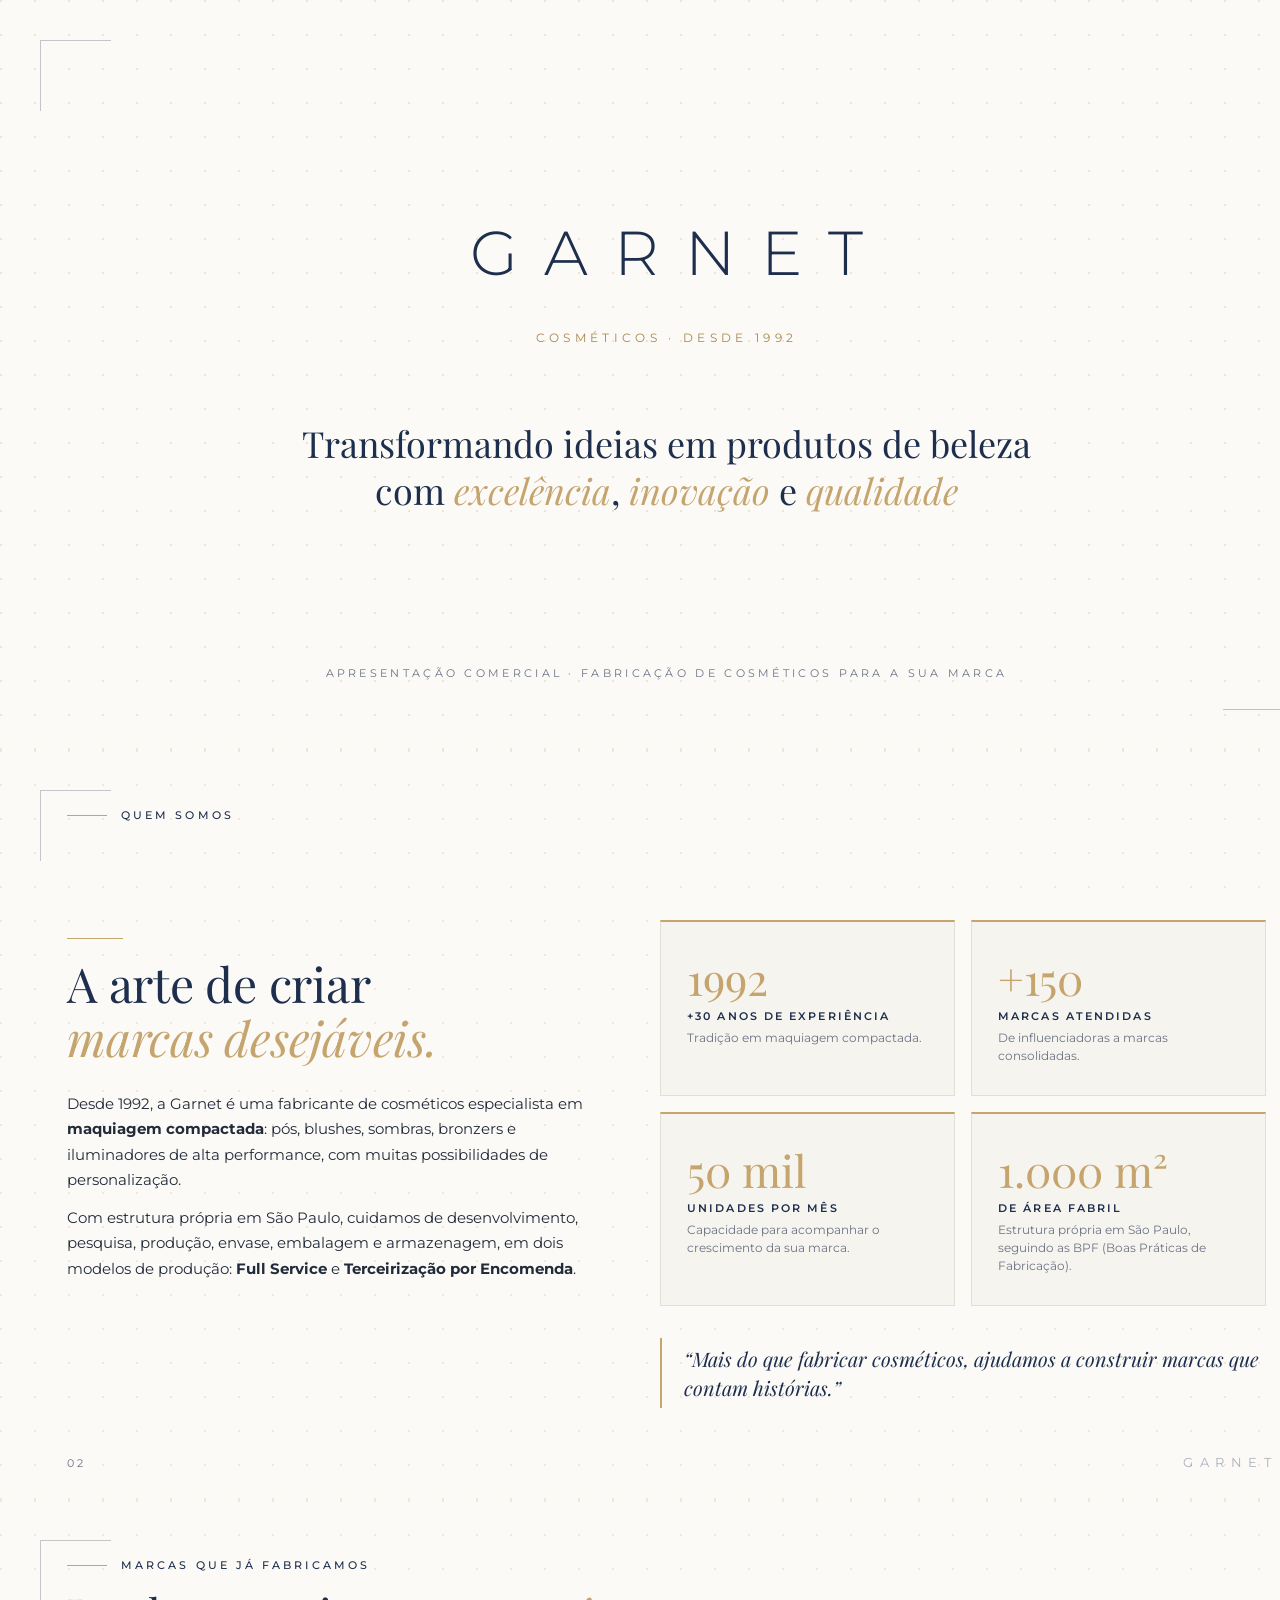
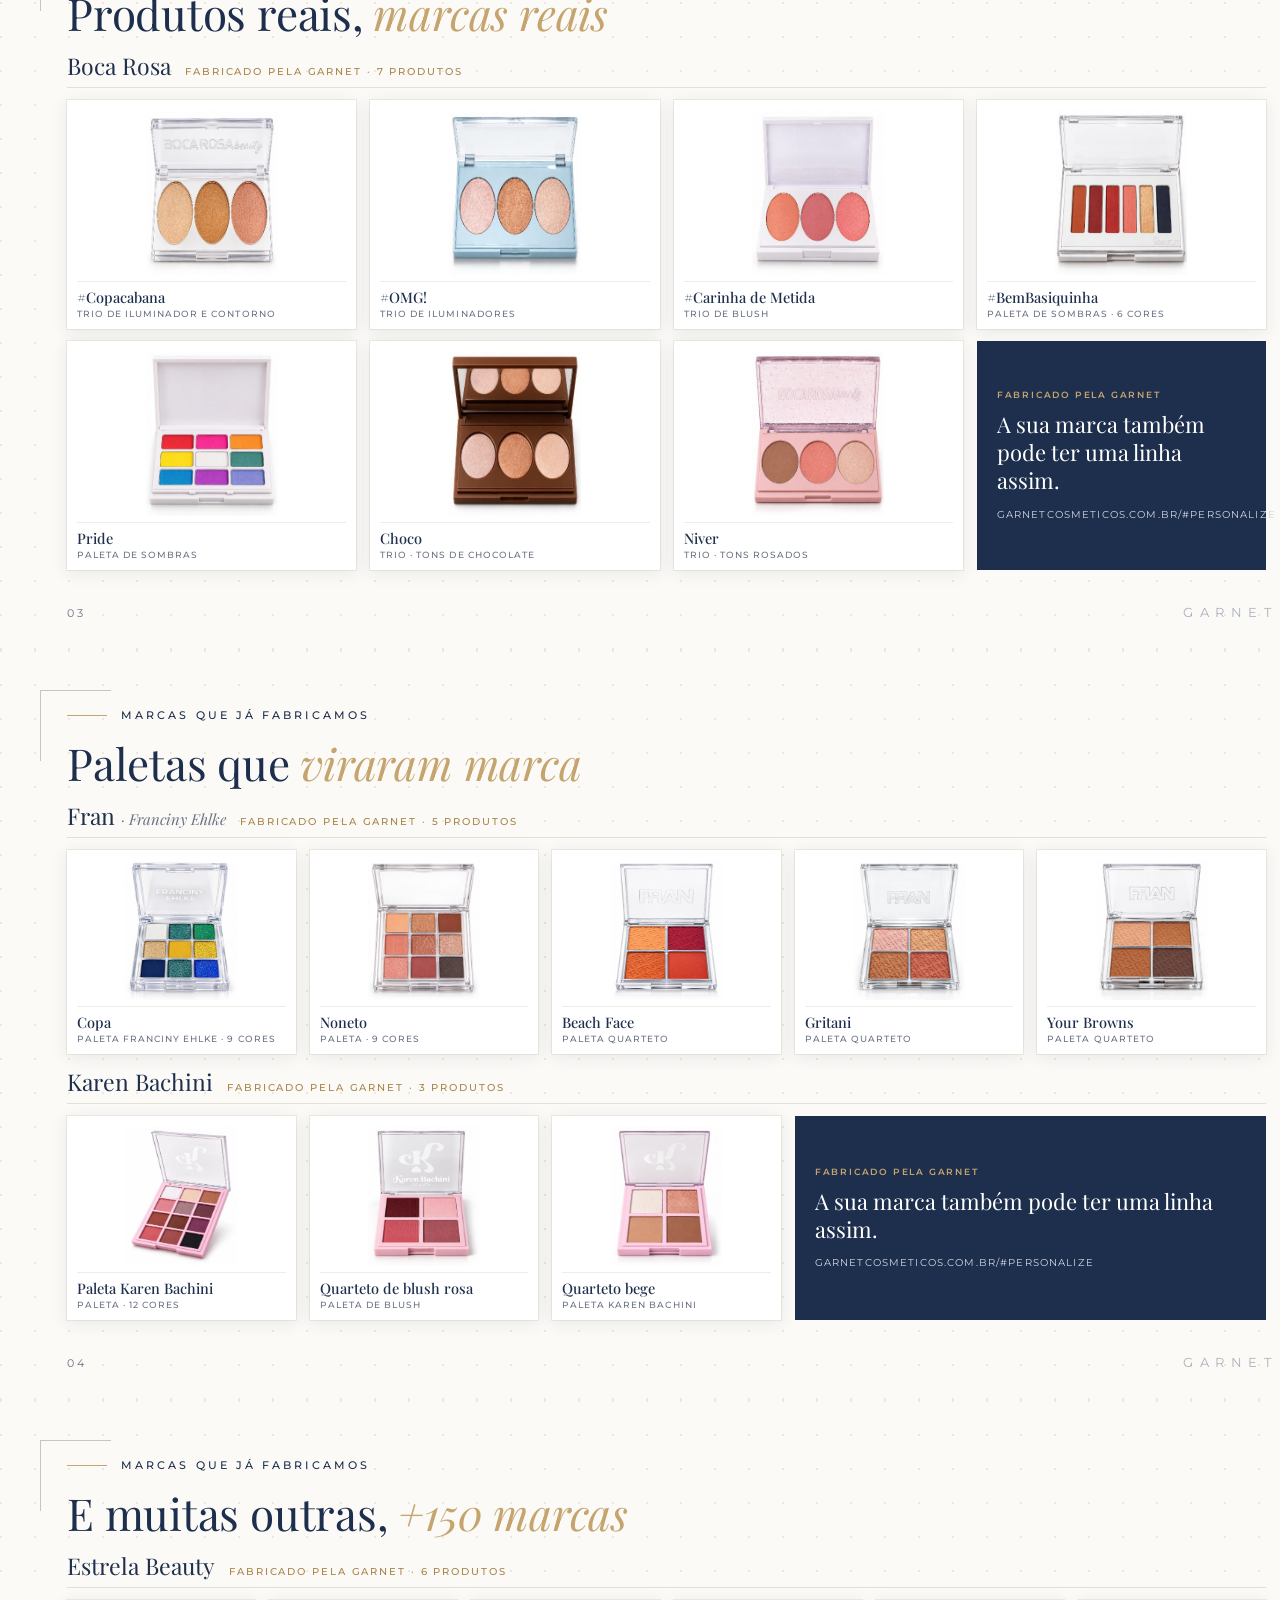
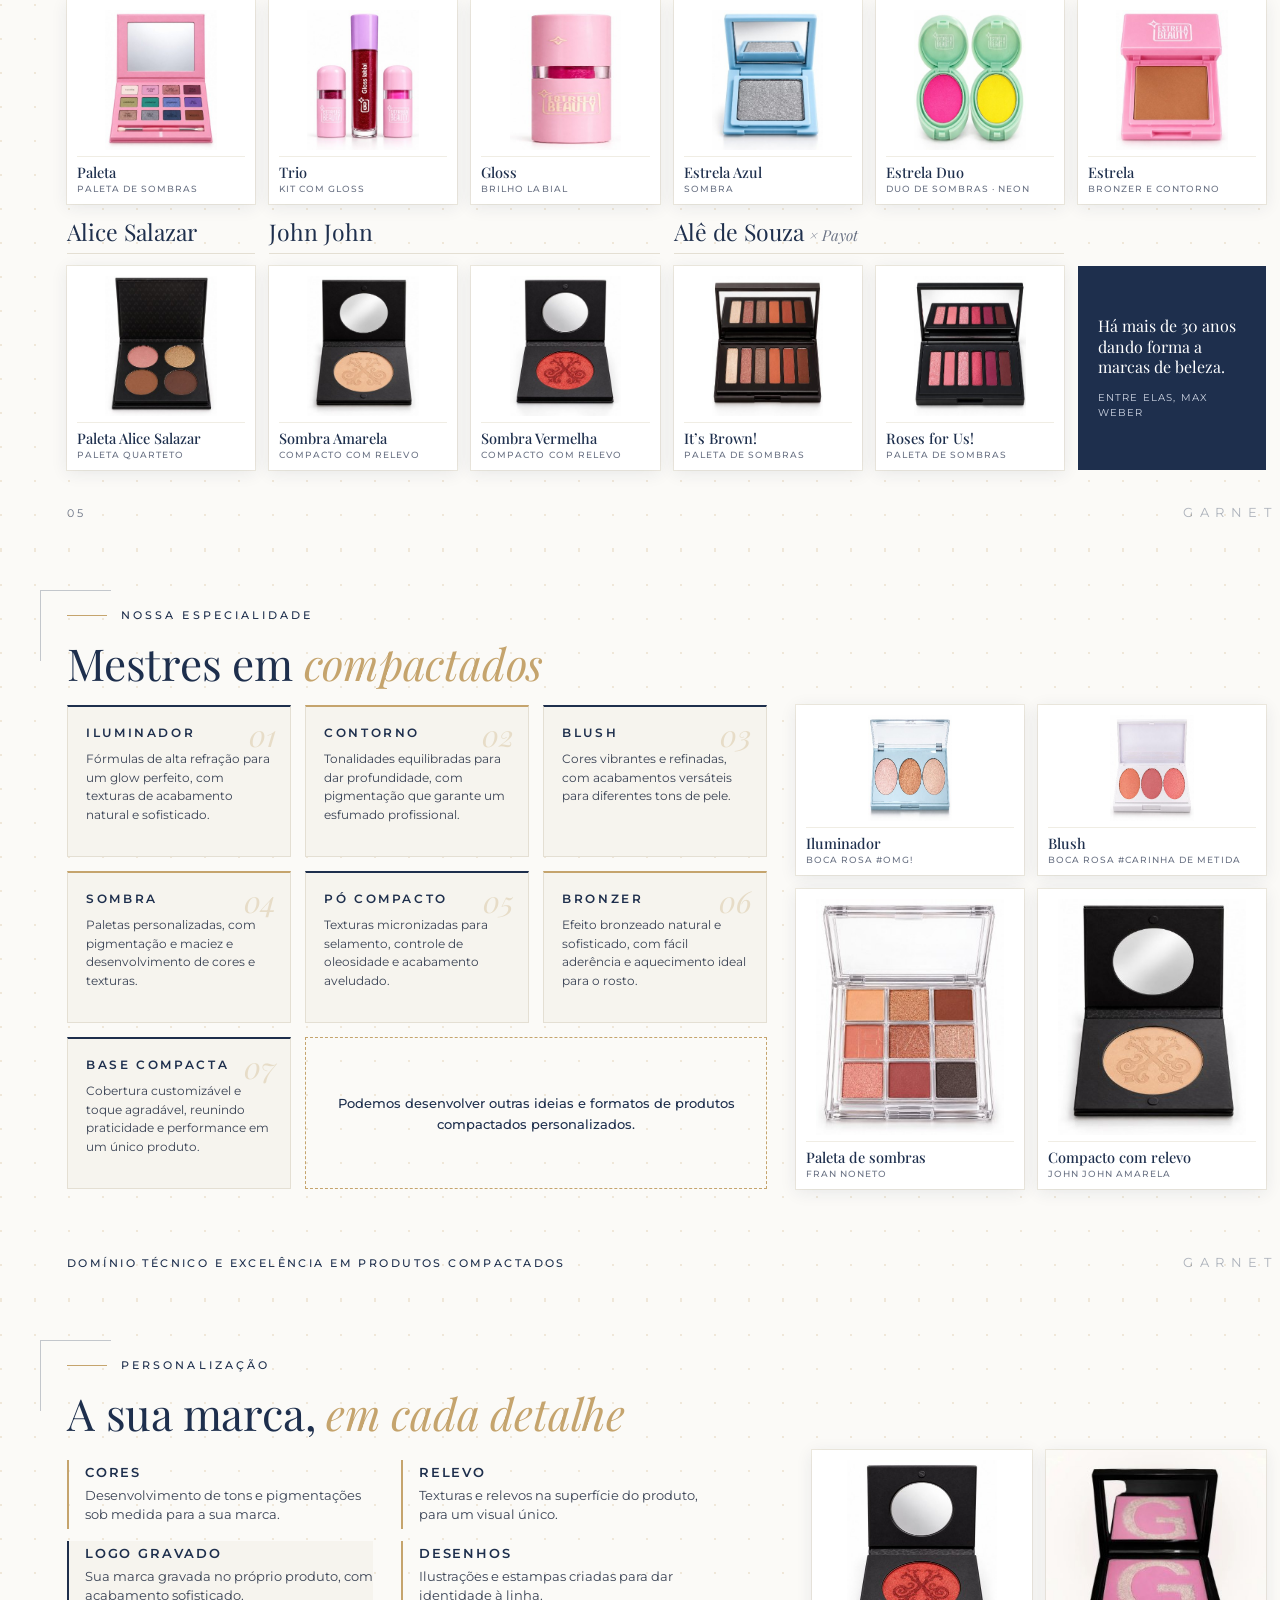
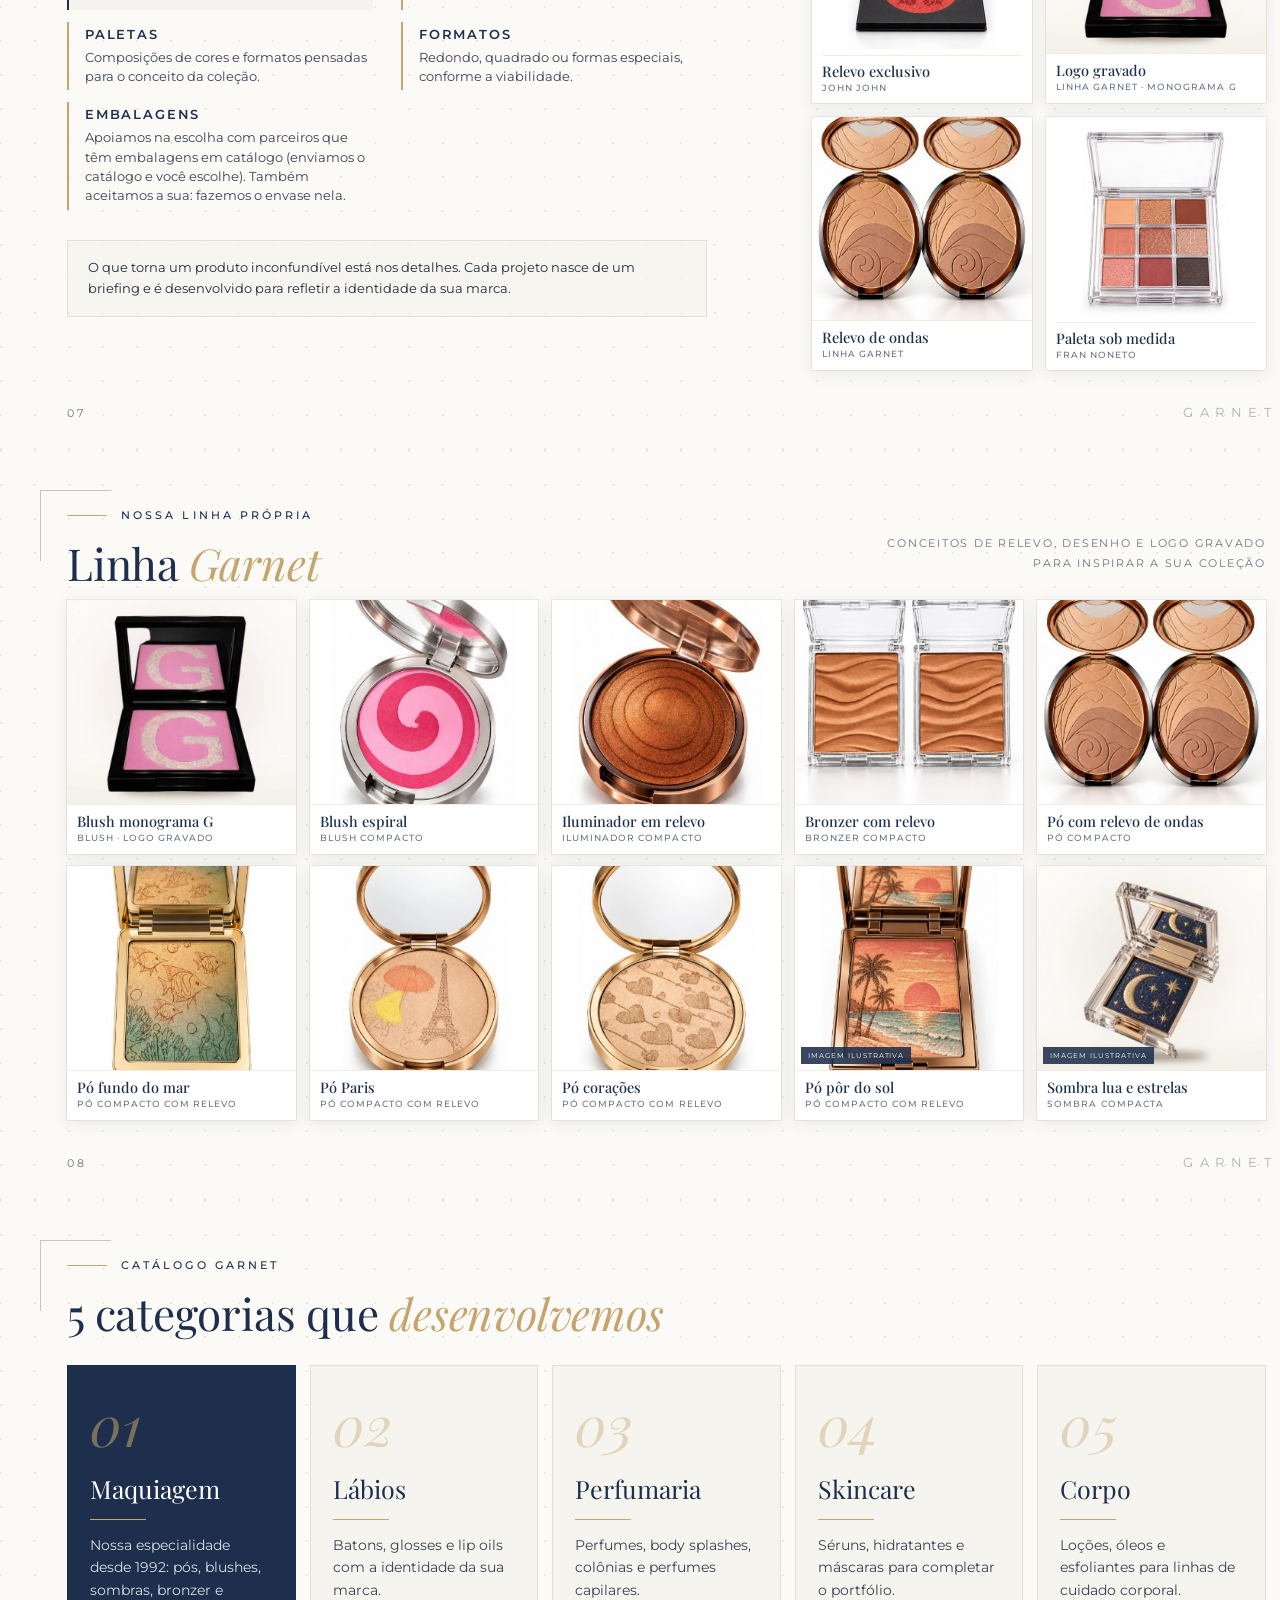
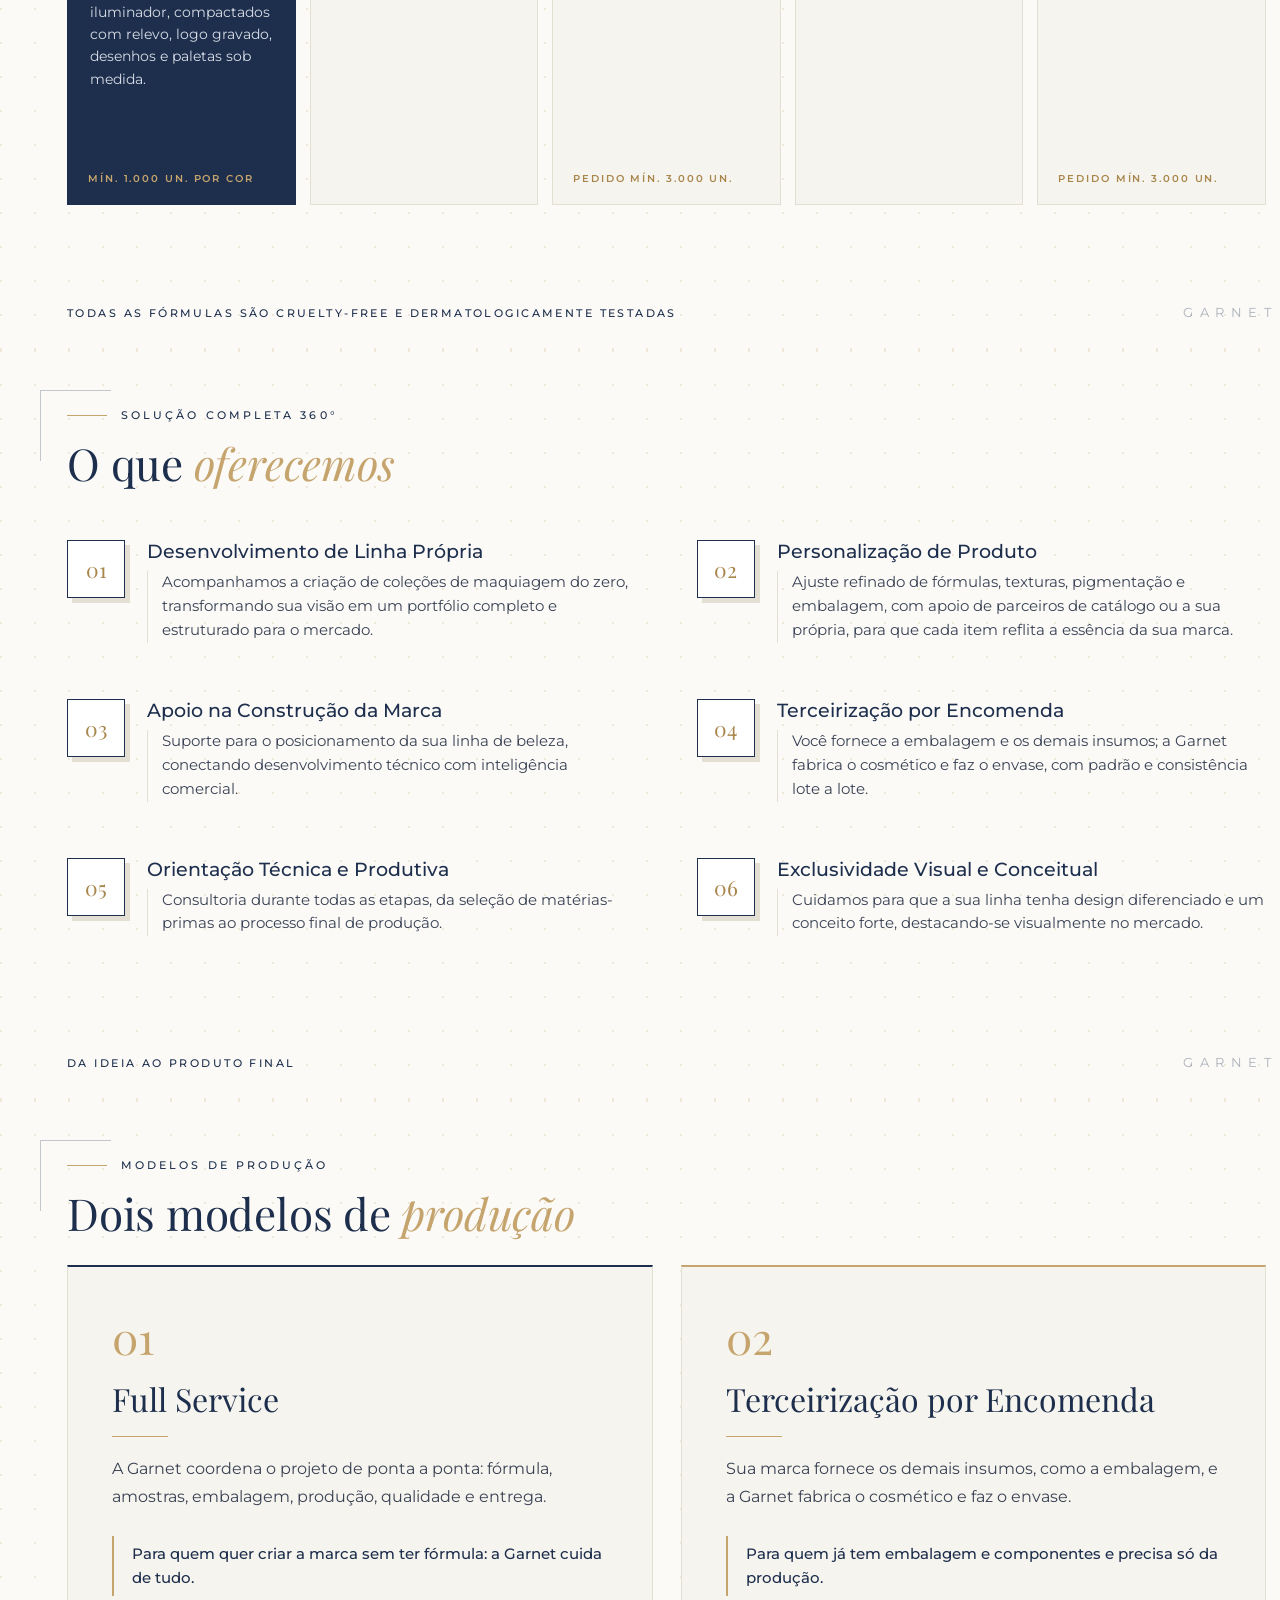
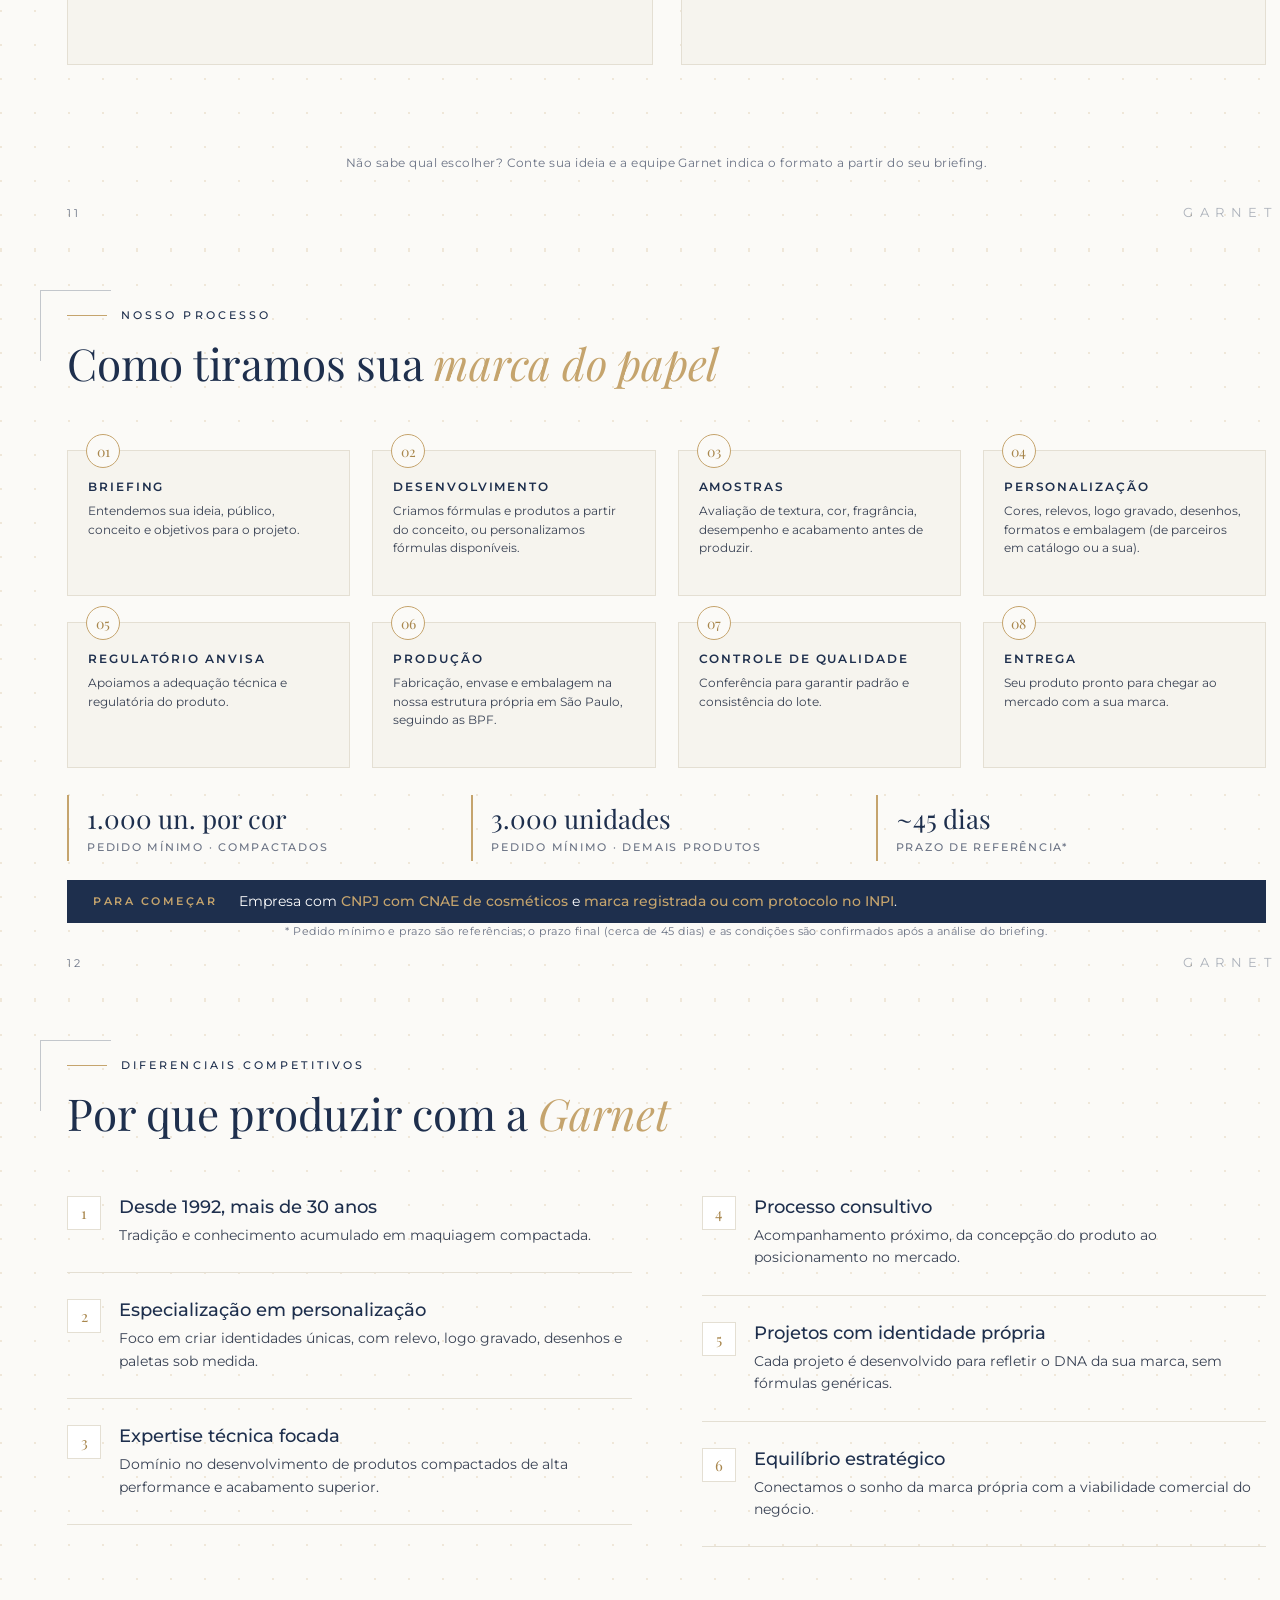
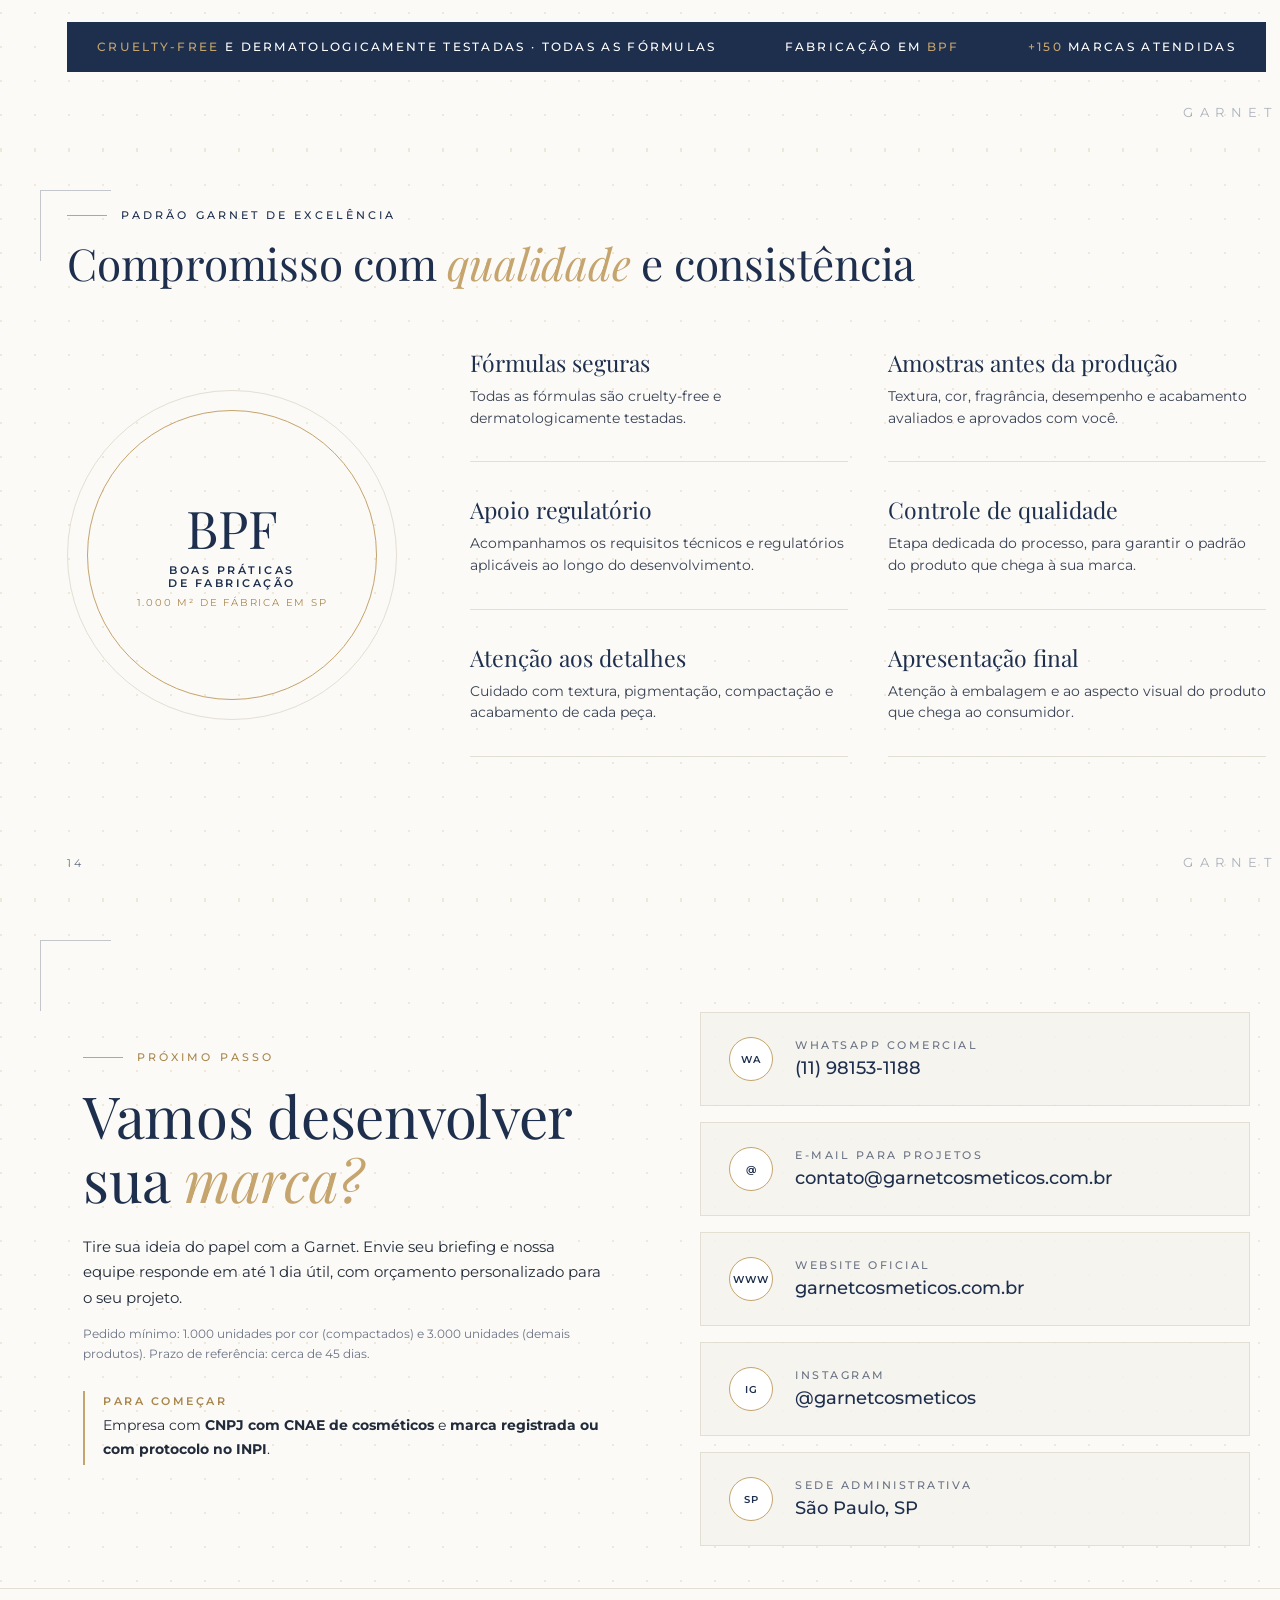
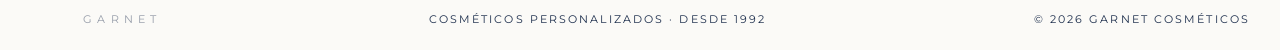
<file: scripts/pdf/apresentacao.html>
<!doctype html>
<html lang="pt-BR">
<head>
<meta charset="utf-8">
<title>Garnet Cosméticos — Apresentação Comercial</title>
<style>
@import url('https://fonts.googleapis.com/css2?family=Playfair+Display:ital,wght@0,400;0,500;1,400;1,500&family=Montserrat:wght@300;400;500;600&display=swap');
:root{--azul:#1E2F4D;--ouro:#C5A46D;--ouro-esc:#A8864C;--fundo:#FBFAF7;--texto:#222B3A;--suave:#6B7385;--linha:#E4DFD3;--card:#F6F4EE}
*{box-sizing:border-box;margin:0;padding:0}
@page{size:1333px 750px;margin:0}
html,body{background:#fff;font-family:'Montserrat',sans-serif;color:var(--texto);-webkit-print-color-adjust:exact;print-color-adjust:exact}
a{color:inherit;text-decoration:none}
.pagina{position:relative;width:1333px;height:750px;overflow:hidden;page-break-after:always;break-after:page;
  background-color:var(--fundo);
  background-image:radial-gradient(circle at 1px 1px,rgba(197,164,109,.22) 1.1px,transparent 1.4px);background-size:34px 34px}
.pagina:last-child{page-break-after:auto;break-after:auto}
.pagina::before{content:"";position:absolute;left:40px;top:40px;width:70px;height:70px;border-left:1px solid rgba(30,47,77,.25);border-top:1px solid rgba(30,47,77,.25)}
.marca{position:absolute;right:56px;bottom:30px;font-size:13px;letter-spacing:.5em;color:rgba(30,47,77,.35);font-weight:400}
.num{position:absolute;left:67px;bottom:30px;font-size:11px;letter-spacing:.25em;color:var(--suave)}
.rotulo{font-size:11px;letter-spacing:.28em;text-transform:uppercase;font-weight:500;color:var(--azul);display:flex;align-items:center;gap:14px}
.rotulo::before{content:"";width:40px;height:1px;background:var(--ouro)}
h1,h2,h3,.serif{font-family:'Playfair Display',serif;font-weight:400;color:var(--azul)}
h2{font-size:44px;line-height:1.12;letter-spacing:-.005em}
h2 em,h1 em,.serif em{font-style:italic;color:var(--ouro)}
.topo{position:absolute;left:67px;right:67px;top:58px}
.topo h2{margin-top:16px}
.corpo{position:absolute;left:67px;right:67px}
p{font-size:14px;line-height:1.65;font-weight:400;color:var(--texto)}
.fio{width:56px;height:1px;background:var(--ouro);margin:18px 0}
.selo{position:absolute;font-size:8.5px;letter-spacing:.14em;text-transform:uppercase;background:rgba(251,250,247,.92);color:var(--azul);padding:3px 7px;border:1px solid var(--linha);z-index:3}
.foto{position:relative;background:#F3EEE5;border:1px solid var(--linha);overflow:hidden}
.foto img{display:block;width:100%;height:100%;object-fit:cover}
.rodape-nota{position:absolute;left:67px;bottom:30px;font-size:11px;letter-spacing:.22em;text-transform:uppercase;color:var(--azul);font-weight:500}

/* capa */
.capa{background-image:radial-gradient(circle at 1px 1px,rgba(197,164,109,.25) 1.1px,transparent 1.4px)}
.capa .logo{position:absolute;left:0;right:0;top:215px;text-align:center;font-size:62px;letter-spacing:.42em;padding-left:.42em;font-weight:300;color:var(--azul)}
.capa .sub{position:absolute;left:0;right:0;top:330px;text-align:center;font-size:12px;letter-spacing:.36em;text-transform:uppercase;color:var(--ouro-esc)}
.capa .lema{position:absolute;left:0;right:0;top:420px;text-align:center}
.capa .lema h1{font-size:36px;line-height:1.3}
.capa .rod{position:absolute;left:0;right:0;bottom:70px;text-align:center;font-size:11px;letter-spacing:.3em;text-transform:uppercase;color:var(--suave)}
.capa .cant{position:absolute;right:40px;bottom:40px;width:70px;height:70px;border-right:1px solid rgba(197,164,109,.7);border-bottom:1px solid rgba(197,164,109,.7)}
.capa .marca{display:none}

/* quem somos */
.qs-esq{position:absolute;left:67px;top:170px;width:520px}
.qs-esq h2{font-size:48px}
.qs-esq p{margin-top:6px;font-size:15px;line-height:1.7}
.qs-nums{position:absolute;left:660px;right:67px;top:170px;display:grid;grid-template-columns:1fr 1fr;gap:16px}
.n{background:var(--card);border:1px solid var(--linha);border-top:2px solid var(--ouro);padding:34px 26px 30px}
.n b{display:block;font-family:'Playfair Display',serif;font-weight:400;font-size:44px;color:var(--ouro);line-height:1}
.n span{display:block;margin-top:10px;font-size:10.5px;letter-spacing:.2em;text-transform:uppercase;font-weight:600;color:var(--azul)}
.n i{display:block;margin-top:6px;font-style:normal;font-size:12px;line-height:1.5;color:var(--suave)}
.qs-cit{position:absolute;left:660px;right:67px;bottom:92px;border-left:2px solid var(--ouro);padding:6px 0 6px 22px}
.qs-cit .serif{font-size:20px;font-style:italic;line-height:1.45}

/* marcas */
.linhas{position:absolute;left:67px;right:67px;top:150px;display:flex;flex-direction:column;gap:14px}
.linha{display:flex;align-items:center;gap:22px;height:172px}
.linha .nome{width:250px;flex:none;border-right:1px solid var(--linha);height:100%;display:flex;flex-direction:column;justify-content:center;padding-right:18px}
.linha .nome h3{font-size:27px;line-height:1.15}
.linha .nome small{margin-top:10px;font-size:10px;letter-spacing:.2em;text-transform:uppercase;color:var(--ouro-esc);font-weight:500}
.linha .fotos{display:flex;gap:10px;height:100%}
.linha .foto{width:138px;height:172px}
.linha .extra{width:100%;max-width:520px;margin-left:8px;align-self:center}
.extra p{font-size:13px;color:var(--suave)}
.extra .serif{font-size:22px;color:var(--azul);line-height:1.35;margin-bottom:8px}

/* compactados */
.cards{position:absolute;left:67px;top:155px;width:700px;display:grid;grid-template-columns:repeat(3,1fr);gap:14px}
.card{background:var(--card);border:1px solid var(--linha);border-top:2px solid var(--azul);padding:18px 18px 16px;height:152px;position:relative}
.card:nth-child(even){border-top-color:var(--ouro)}
.card h4{font-size:12px;letter-spacing:.22em;font-weight:600;text-transform:uppercase;color:var(--azul);margin-bottom:10px}
.card p{font-size:12px;line-height:1.55;color:#394254}
.card .o{position:absolute;right:14px;top:8px;font-family:'Playfair Display',serif;font-style:italic;font-size:30px;color:rgba(197,164,109,.3)}
.card.mais{border:1px dashed var(--ouro);background:transparent;display:flex;align-items:center;justify-content:center;text-align:center}
.card.mais p{font-size:13px;font-weight:500;color:var(--azul);line-height:1.6}
.fotosd{position:absolute;right:67px;top:155px;width:470px;height:484px;display:grid;grid-template-columns:1fr 1fr;grid-template-rows:170px 1fr;gap:14px}

/* personalização */
.pers-lista{position:absolute;left:67px;top:160px;width:640px;display:grid;grid-template-columns:1fr 1fr;gap:12px 28px}
.it{border-left:2px solid var(--ouro);padding:4px 0 4px 16px}
.it h4{font-size:13px;letter-spacing:.14em;text-transform:uppercase;font-weight:600;color:var(--azul)}
.it p{margin-top:6px;font-size:12.5px;line-height:1.55;color:#394254}
.it.dest{border-left-color:var(--azul);background:var(--card)}
.pers-fotos{position:absolute;right:67px;top:150px;width:454px;height:520px;display:grid;grid-template-columns:1fr 1fr;grid-template-rows:1fr 1fr;gap:14px}
.pers-nota{position:absolute;left:67px;top:560px;width:640px;border:1px solid var(--linha);background:rgba(246,244,238,.8);padding:16px 20px}
.pers-nota p{font-size:13px}

/* categorias */
.cats{position:absolute;left:67px;right:67px;top:165px;display:grid;grid-template-columns:repeat(5,1fr);gap:14px}
.cat{background:var(--card);border:1px solid var(--linha);height:440px;padding:30px 22px;position:relative}
.cat .big{font-family:'Playfair Display',serif;font-size:56px;font-style:italic;color:rgba(197,164,109,.4);line-height:1}
.cat h3{font-size:25px;margin-top:20px}
.cat .fio{margin:14px 0}
.cat p{font-size:13.5px;line-height:1.65;color:#394254}
.cat .tag{position:absolute;left:20px;right:20px;bottom:20px;font-size:9.5px;letter-spacing:.2em;text-transform:uppercase;font-weight:600;color:var(--ouro-esc)}
.cat.esp{background:var(--azul);border-color:var(--azul)}
.cat.esp h3{color:#fff}.cat.esp p{color:#D8DCE6}.cat.esp .big{color:rgba(197,164,109,.55)}.cat.esp .tag{color:var(--ouro)}
.cat.esp .fio{background:var(--ouro)}

/* oferecemos */
.ofe{position:absolute;left:67px;right:67px;top:190px;display:grid;grid-template-columns:1fr 1fr;gap:56px 60px}
.of{display:flex;gap:22px}
.of .k{flex:none;width:58px;height:58px;border:1px solid var(--azul);display:flex;align-items:center;justify-content:center;font-family:'Playfair Display',serif;font-size:21px;color:var(--ouro-esc);background:#fff;box-shadow:5px 5px 0 var(--linha)}
.of h4{font-size:19px;font-weight:500;color:var(--azul);margin-bottom:8px}
.of p{font-size:14.5px;line-height:1.65;color:#394254;border-left:1px solid var(--linha);padding-left:14px}

/* modelos */
.mods{position:absolute;left:67px;right:67px;top:165px;display:grid;grid-template-columns:repeat(2,1fr);gap:28px}
.mod{background:var(--card);border:1px solid var(--linha);border-top:2px solid var(--ouro);padding:40px 44px;height:400px}
.mod:nth-child(odd){border-top-color:var(--azul)}
.mod .big{font-family:'Playfair Display',serif;font-size:44px;color:var(--ouro)}
.mod .para{margin-top:26px;border-left:2px solid var(--ouro);padding:6px 0 6px 18px;font-size:15px;line-height:1.6;font-weight:500;color:var(--azul)}
.mod h3{font-size:32px;margin:14px 0 4px;line-height:1.2}
.mod p{font-size:16px;line-height:1.7;color:#394254}
.mod:nth-child(odd){border-top-color:var(--azul)}
.req{position:absolute;left:67px;right:67px;top:630px;display:flex;align-items:center;gap:22px;background:var(--azul);padding:12px 26px}
.req span{font-size:10.5px;letter-spacing:.24em;text-transform:uppercase;font-weight:600;color:var(--ouro);flex:none}
.req p{font-size:13.5px;color:#fff;line-height:1.4}
.req p b{color:var(--ouro);font-weight:500}
.faixa{position:absolute;left:67px;right:67px;bottom:80px;text-align:center;font-size:12px;color:var(--suave);letter-spacing:.04em}

/* etapas */
.etapas{position:absolute;left:67px;right:67px;top:200px;display:grid;grid-template-columns:repeat(4,1fr);gap:26px 22px}
.et{background:var(--card);border:1px solid var(--linha);padding:20px 20px 18px;height:146px;position:relative}
.et .c{position:absolute;top:-17px;left:18px;width:34px;height:34px;border-radius:50%;border:1px solid var(--ouro);background:var(--fundo);display:flex;align-items:center;justify-content:center;font-family:'Playfair Display',serif;font-size:14px;color:var(--ouro-esc)}
.et h4{font-size:12px;letter-spacing:.16em;text-transform:uppercase;font-weight:600;color:var(--azul);margin-top:8px}
.et p{margin-top:8px;font-size:12px;line-height:1.55;color:#394254}
.cond{position:absolute;left:67px;right:67px;top:545px;display:flex;gap:14px}
.cond div{flex:1;border-left:2px solid var(--ouro);padding:6px 0 6px 18px}
.cond b{display:block;font-family:'Playfair Display',serif;font-weight:400;font-size:26px;color:var(--azul)}
.cond span{font-size:11px;letter-spacing:.16em;text-transform:uppercase;color:var(--suave);font-weight:500}

/* por que */
.pq{position:absolute;left:67px;right:67px;top:170px;display:grid;grid-template-columns:1fr 1fr;gap:0 70px}
.pq .d{display:flex;gap:18px;padding:26px 0;border-bottom:1px solid var(--linha)}
.pq .d .k{flex:none;width:34px;height:34px;border:1px solid var(--linha);background:#fff;font-family:'Playfair Display',serif;color:var(--ouro-esc);display:flex;align-items:center;justify-content:center;font-size:15px}
.pq h4{font-size:18px;font-weight:500;color:var(--azul)}
.pq p{font-size:14px;line-height:1.6;margin-top:6px;color:#394254}
.sel{position:absolute;left:67px;right:67px;bottom:78px;background:var(--azul);color:#fff;padding:18px 30px;display:flex;justify-content:space-between;align-items:center}
.sel span{font-size:11.5px;letter-spacing:.2em;text-transform:uppercase;font-weight:500}
.sel b{color:var(--ouro);font-weight:500}

/* qualidade */
.q-esq{position:absolute;left:67px;top:240px;width:330px;height:330px;display:flex;align-items:center;justify-content:center}
.q-esq .c1,.q-esq .c2{position:absolute;border-radius:50%}
.q-esq .c1{inset:0;border:1px solid var(--linha)}
.q-esq .c2{inset:20px;border:1px solid var(--ouro)}
.q-esq .t{text-align:center;position:relative}
.q-esq .t b{display:block;font-family:'Playfair Display',serif;font-weight:400;font-size:52px;color:var(--azul);line-height:1}
.q-esq .t span{display:block;margin-top:10px;font-size:10.5px;letter-spacing:.24em;text-transform:uppercase;font-weight:600;color:var(--azul)}
.q-esq .t i{display:block;margin-top:6px;font-style:normal;font-size:10px;letter-spacing:.18em;text-transform:uppercase;color:var(--ouro-esc)}
.q-dir{position:absolute;left:470px;right:67px;top:165px;display:grid;grid-template-columns:1fr 1fr;gap:0 40px}
.q-dir .b{padding:32px 0;border-bottom:1px solid var(--linha)}
.q-dir h4{font-family:'Playfair Display',serif;font-weight:400;font-size:23px;color:var(--azul)}
.q-dir p{margin-top:8px;font-size:14px;line-height:1.55;color:#394254}

/* contato */
.ct-esq{position:absolute;left:83px;top:150px;width:520px}
.ct-esq h2{font-size:58px;line-height:1.1;margin-top:20px}
.ct-esq p{margin-top:22px;font-size:15px;line-height:1.7}
.req2{margin-top:26px;border-left:2px solid var(--ouro);padding:4px 0 4px 18px}
.req2 span{display:block;font-size:10.5px;letter-spacing:.24em;text-transform:uppercase;font-weight:600;color:var(--ouro-esc);margin-bottom:6px}
.req2 p{font-size:14px;margin:0}
.ct-dir{position:absolute;left:700px;right:83px;top:112px;display:flex;flex-direction:column;gap:16px}
.ct{display:flex;align-items:center;gap:22px;background:rgba(246,244,238,.85);border:1px solid var(--linha);padding:24px 28px}
.ct .k{flex:none;width:44px;height:44px;border-radius:50%;border:1px solid var(--ouro);display:flex;align-items:center;justify-content:center;font-size:10px;letter-spacing:.1em;color:var(--azul);font-weight:600;background:#fff}
.ct small{display:block;font-size:10.5px;letter-spacing:.24em;text-transform:uppercase;color:var(--suave);font-weight:500}
.ct b{display:block;margin-top:5px;font-size:18px;font-weight:500;color:var(--azul)}
.ct-rod{position:absolute;left:0;right:0;bottom:0;height:62px;border-top:1px solid var(--linha);display:flex;justify-content:space-between;align-items:center;padding:0 83px;font-size:10.5px;letter-spacing:.2em;text-transform:uppercase;color:var(--azul);background:var(--fundo)}
.ct-rod .g{letter-spacing:.5em;color:rgba(30,47,77,.45)}
.fim .marca{display:none}

/* cartões de estúdio */
.gr{position:absolute;left:67px;right:67px;top:150px;height:520px;display:grid;gap:12px 14px}
.cel{background:#fff;box-shadow:0 3px 16px rgba(30,47,77,.09),0 0 0 1px #efebe0;display:flex;flex-direction:column;padding:10px 10px 8px;min-height:0;min-width:0;position:relative}
.cel .ph{flex:1;min-height:0;position:relative;display:flex}
.cel .ph img{width:100%;height:100%;object-fit:contain;mix-blend-mode:multiply}
.cel.g{padding:0}
.cel.g .ph img{object-fit:cover;mix-blend-mode:normal}
.cel figcaption{padding-top:7px;border-top:1px solid #f0ede4;margin-top:6px}
.cel.g figcaption{padding:8px 10px 9px;margin-top:0}
.cel figcaption b{display:block;font-family:'Playfair Display',serif;font-weight:500;font-size:14.5px;color:var(--azul);line-height:1.2}
.cel figcaption span{display:block;font-size:8.5px;letter-spacing:.12em;text-transform:uppercase;color:var(--suave);font-weight:500;margin-top:3px;line-height:1.4}
.cel .selo{left:6px;bottom:6px;top:auto;background:rgba(30,47,77,.88);color:#fff;border:0;font-size:7px;padding:4px 7px}
.gl{white-space:nowrap;align-self:end;display:flex;align-items:baseline;gap:14px;border-bottom:1px solid var(--linha);padding-bottom:6px}
.gl b{font-family:'Playfair Display',serif;font-weight:400;font-size:23px;color:var(--azul)}
.gl b i{font-size:15px;color:var(--suave)}
.gl small{font-size:9.5px;letter-spacing:.2em;text-transform:uppercase;color:var(--ouro-esc);font-weight:500}
.tile{background:var(--azul);color:#fff;padding:20px 20px;display:flex;flex-direction:column;justify-content:center;min-height:0}
.tile .rot{font-size:9px;letter-spacing:.2em;text-transform:uppercase;color:var(--ouro);margin-bottom:10px;font-weight:600}
.tile p{font-family:'Playfair Display',serif;font-size:22px;line-height:1.28;color:#fff;margin-bottom:12px}
.tile span{font-size:9.5px;letter-spacing:.12em;text-transform:uppercase;color:#cfd6e4;line-height:1.6}
.tile.dois{grid-column:span 2}
.tile.fim p{font-size:16px}
.lg-nota{position:absolute;right:67px;top:84px;text-align:right;font-size:11px;letter-spacing:.16em;text-transform:uppercase;color:var(--suave);line-height:1.8}
</style>
</head>
<body>

<!-- 1 CAPA -->
<section class="pagina capa">
  <div class="logo">GARNET</div>
  <div class="sub">Cosméticos · desde 1992</div>
  <div class="lema"><h1>Transformando ideias em produtos de beleza<br>com <em>excelência</em>, <em>inovação</em> e <em>qualidade</em></h1></div>
  <div class="rod">Apresentação comercial · Fabricação de cosméticos para a sua marca</div>
  <div class="cant"></div>
</section>

<!-- 2 QUEM SOMOS -->
<section class="pagina">
  <div class="topo"><div class="rotulo">Quem somos</div></div>
  <div class="qs-esq">
    <div class="fio"></div>
    <h2>A arte de criar<br><em>marcas desejáveis.</em></h2>
    <p style="margin-top:26px">Desde 1992, a Garnet é uma fabricante de cosméticos especialista em <b>maquiagem compactada</b>: pós, blushes, sombras, bronzers e iluminadores de alta performance, com muitas possibilidades de personalização.</p>
    <p style="margin-top:12px">Com estrutura própria em São Paulo, cuidamos de desenvolvimento, pesquisa, produção, envase, embalagem e armazenagem, em dois modelos de produção: <b>Full Service</b> e <b>Terceirização por Encomenda</b>.</p>
  </div>
  <div class="qs-nums">
    <div class="n"><b>1992</b><span>+30 anos de experiência</span><i>Tradição em maquiagem compactada.</i></div>
    <div class="n"><b>+150</b><span>Marcas atendidas</span><i>De influenciadoras a marcas consolidadas.</i></div>
    <div class="n"><b>50 mil</b><span>Unidades por mês</span><i>Capacidade para acompanhar o crescimento da sua marca.</i></div>
    <div class="n"><b>1.000 m²</b><span>De área fabril</span><i>Estrutura própria em São Paulo, seguindo as BPF (Boas Práticas de Fabricação).</i></div>
  </div>
  <div class="qs-cit"><div class="serif">“Mais do que fabricar cosméticos, ajudamos a construir marcas que contam histórias.”</div></div>
  <div class="marca">GARNET</div><div class="num">02</div>
</section>

<!-- 3 MARCAS I -->
<section class="pagina">
  <div class="topo"><div class="rotulo">Marcas que já fabricamos</div><h2>Produtos reais, <em>marcas reais</em></h2></div>
  <div class="gr" style="grid-template-columns:repeat(4,minmax(0,1fr));grid-template-rows:auto minmax(0,1fr) minmax(0,1fr)"><div class="gl" style="grid-column:1/-1;grid-row:1"><b>Boca Rosa</b><small>Fabricado pela Garnet · 7 produtos</small></div><figure class="cel" style="grid-row:2"><div class="ph"><img src="img/catalogo/bocarosa-copacabana.jpg" alt=""></div><figcaption><b>#Copacabana</b><span>Trio de iluminador e contorno</span></figcaption></figure><figure class="cel" style="grid-row:2"><div class="ph"><img src="img/catalogo/bocarosa-omg.jpg" alt=""></div><figcaption><b>#OMG!</b><span>Trio de iluminadores</span></figcaption></figure><figure class="cel" style="grid-row:2"><div class="ph"><img src="img/catalogo/bocarosa-carinha.jpg" alt=""></div><figcaption><b>#Carinha de Metida</b><span>Trio de blush</span></figcaption></figure><figure class="cel" style="grid-row:2"><div class="ph"><img src="img/catalogo/bocarosa-bembasiquinha.jpg" alt=""></div><figcaption><b>#BemBasiquinha</b><span>Paleta de sombras · 6 cores</span></figcaption></figure><figure class="cel" style="grid-row:3"><div class="ph"><img src="img/catalogo/bocarosa-pride.jpg" alt=""></div><figcaption><b>Pride</b><span>Paleta de sombras</span></figcaption></figure><figure class="cel" style="grid-row:3"><div class="ph"><img src="img/catalogo/bocarosa-choco.jpg" alt=""></div><figcaption><b>Choco</b><span>Trio · tons de chocolate</span></figcaption></figure><figure class="cel" style="grid-row:3"><div class="ph"><img src="img/catalogo/bocarosa-niver.jpg" alt=""></div><figcaption><b>Niver</b><span>Trio · tons rosados</span></figcaption></figure><div class="tile "><div class="rot">Fabricado pela Garnet</div><p>A sua marca também pode ter uma linha assim.</p><span>garnetcosmeticos.com.br/#personalize</span></div></div>
  <div class="marca">GARNET</div><div class="num">03</div>
</section>

<!-- 4 MARCAS II -->
<section class="pagina">
  <div class="topo"><div class="rotulo">Marcas que já fabricamos</div><h2>Paletas que <em>viraram marca</em></h2></div>
  <div class="gr" style="grid-template-columns:repeat(5,minmax(0,1fr));grid-template-rows:auto minmax(0,1fr) auto minmax(0,1fr)"><div class="gl" style="grid-column:1/-1;grid-row:1"><b>Fran <i>· Franciny Ehlke</i></b><small>Fabricado pela Garnet · 5 produtos</small></div><figure class="cel "><div class="ph"><img src="img/catalogo/fran-copa.jpg" alt=""></div><figcaption><b>Copa</b><span>Paleta Franciny Ehlke · 9 cores</span></figcaption></figure><figure class="cel "><div class="ph"><img src="img/catalogo/fran-noneto.jpg" alt=""></div><figcaption><b>Noneto</b><span>Paleta · 9 cores</span></figcaption></figure><figure class="cel "><div class="ph"><img src="img/catalogo/fran-beachface.jpg" alt=""></div><figcaption><b>Beach Face</b><span>Paleta quarteto</span></figcaption></figure><figure class="cel "><div class="ph"><img src="img/catalogo/fran-gritani.jpg" alt=""></div><figcaption><b>Gritani</b><span>Paleta quarteto</span></figcaption></figure><figure class="cel "><div class="ph"><img src="img/catalogo/fran-yourbrowns.jpg" alt=""></div><figcaption><b>Your Browns</b><span>Paleta quarteto</span></figcaption></figure><div class="gl" style="grid-column:1/-1;grid-row:3"><b>Karen Bachini</b><small>Fabricado pela Garnet · 3 produtos</small></div><figure class="cel "><div class="ph"><img src="img/catalogo/karen-12.jpg" alt=""></div><figcaption><b>Paleta Karen Bachini</b><span>Paleta · 12 cores</span></figcaption></figure><figure class="cel "><div class="ph"><img src="img/catalogo/karen-4-rosa.jpg" alt=""></div><figcaption><b>Quarteto de blush rosa</b><span>Paleta de blush</span></figcaption></figure><figure class="cel "><div class="ph"><img src="img/catalogo/karen-4-bege.jpg" alt=""></div><figcaption><b>Quarteto bege</b><span>Paleta Karen Bachini</span></figcaption></figure><div class="tile dois"><div class="rot">Fabricado pela Garnet</div><p>A sua marca também pode ter uma linha assim.</p><span>garnetcosmeticos.com.br/#personalize</span></div></div>
  <div class="marca">GARNET</div><div class="num">04</div>
</section>

<!-- 5 MARCAS III -->
<section class="pagina">
  <div class="topo"><div class="rotulo">Marcas que já fabricamos</div><h2>E muitas outras, <em>+150 marcas</em></h2></div>
  <div class="gr" style="grid-template-columns:repeat(6,minmax(0,1fr));grid-template-rows:auto minmax(0,1fr) auto minmax(0,1fr)"><div class="gl" style="grid-column:1/-1;grid-row:1"><b>Estrela Beauty</b><small>Fabricado pela Garnet · 6 produtos</small></div><figure class="cel" style="grid-row:2"><div class="ph"><img src="img/catalogo/estrela-paleta.jpg" alt=""></div><figcaption><b>Paleta</b><span>Paleta de sombras</span></figcaption></figure><figure class="cel" style="grid-row:2"><div class="ph"><img src="img/catalogo/estrela-trio.jpg" alt=""></div><figcaption><b>Trio</b><span>Kit com gloss</span></figcaption></figure><figure class="cel" style="grid-row:2"><div class="ph"><img src="img/catalogo/estrela-gloss.jpg" alt=""></div><figcaption><b>Gloss</b><span>Brilho labial</span></figcaption></figure><figure class="cel" style="grid-row:2"><div class="ph"><img src="img/catalogo/estrela-azul.jpg" alt=""></div><figcaption><b>Estrela Azul</b><span>Sombra</span></figcaption></figure><figure class="cel" style="grid-row:2"><div class="ph"><img src="img/catalogo/estrela-duo.jpg" alt=""></div><figcaption><b>Estrela Duo</b><span>Duo de sombras · neon</span></figcaption></figure><figure class="cel" style="grid-row:2"><div class="ph"><img src="img/catalogo/estrela-bronzer.jpg" alt=""></div><figcaption><b>Estrela</b><span>Bronzer e contorno</span></figcaption></figure><div class="gl" style="grid-column:1/2;grid-row:3"><b>Alice Salazar</b></div><div class="gl" style="grid-column:2/4;grid-row:3"><b>John John</b></div><div class="gl" style="grid-column:4/6;grid-row:3"><b>Alê de Souza <i>× Payot</i></b></div><figure class="cel" style="grid-row:4"><div class="ph"><img src="img/catalogo/alice-quarteto.jpg" alt=""></div><figcaption><b>Paleta Alice Salazar</b><span>Paleta quarteto</span></figcaption></figure><figure class="cel" style="grid-row:4"><div class="ph"><img src="img/catalogo/johnjohn-amarela.jpg" alt=""></div><figcaption><b>Sombra Amarela</b><span>Compacto com relevo</span></figcaption></figure><figure class="cel" style="grid-row:4"><div class="ph"><img src="img/catalogo/johnjohn-vermelha.jpg" alt=""></div><figcaption><b>Sombra Vermelha</b><span>Compacto com relevo</span></figcaption></figure><figure class="cel" style="grid-row:4"><div class="ph"><img src="img/catalogo/ale-brown.jpg" alt=""></div><figcaption><b>It’s Brown!</b><span>Paleta de sombras</span></figcaption></figure><figure class="cel" style="grid-row:4"><div class="ph"><img src="img/catalogo/ale-roses.jpg" alt=""></div><figcaption><b>Roses for Us!</b><span>Paleta de sombras</span></figcaption></figure><div class="tile fim" style="grid-row:4"><p>Há mais de 30 anos dando forma a marcas de beleza.</p><span>Entre elas, Max Weber</span></div></div>
  <div class="marca">GARNET</div><div class="num">05</div>
</section>

<!-- 6 COMPACTADOS -->
<section class="pagina">
  <div class="topo"><div class="rotulo">Nossa especialidade</div><h2>Mestres em <em>compactados</em></h2></div>
  <div class="cards">
    <div class="card"><span class="o">01</span><h4>Iluminador</h4><p>Fórmulas de alta refração para um glow perfeito, com texturas de acabamento natural e sofisticado.</p></div>
    <div class="card"><span class="o">02</span><h4>Contorno</h4><p>Tonalidades equilibradas para dar profundidade, com pigmentação que garante um esfumado profissional.</p></div>
    <div class="card"><span class="o">03</span><h4>Blush</h4><p>Cores vibrantes e refinadas, com acabamentos versáteis para diferentes tons de pele.</p></div>
    <div class="card"><span class="o">04</span><h4>Sombra</h4><p>Paletas personalizadas, com pigmentação e maciez e desenvolvimento de cores e texturas.</p></div>
    <div class="card"><span class="o">05</span><h4>Pó compacto</h4><p>Texturas micronizadas para selamento, controle de oleosidade e acabamento aveludado.</p></div>
    <div class="card"><span class="o">06</span><h4>Bronzer</h4><p>Efeito bronzeado natural e sofisticado, com fácil aderência e aquecimento ideal para o rosto.</p></div>
    <div class="card"><span class="o">07</span><h4>Base compacta</h4><p>Cobertura customizável e toque agradável, reunindo praticidade e performance em um único produto.</p></div>
    <div class="card mais" style="grid-column:span 2"><p>Podemos desenvolver outras ideias e formatos de produtos compactados personalizados.</p></div>
  </div>
  <div class="fotosd">
    <figure class="cel "><div class="ph"><img src="img/catalogo/bocarosa-omg.jpg" alt=""></div><figcaption><b>Iluminador</b><span>Boca Rosa #OMG!</span></figcaption></figure><figure class="cel "><div class="ph"><img src="img/catalogo/bocarosa-carinha.jpg" alt=""></div><figcaption><b>Blush</b><span>Boca Rosa #Carinha de Metida</span></figcaption></figure><figure class="cel "><div class="ph"><img src="img/catalogo/fran-noneto.jpg" alt=""></div><figcaption><b>Paleta de sombras</b><span>Fran Noneto</span></figcaption></figure><figure class="cel "><div class="ph"><img src="img/catalogo/johnjohn-amarela.jpg" alt=""></div><figcaption><b>Compacto com relevo</b><span>John John Amarela</span></figcaption></figure>
  </div>
  <div class="rodape-nota" style="left:67px">Domínio técnico e excelência em produtos compactados</div>
  <div class="marca">GARNET</div>
</section>

<!-- 7 PERSONALIZAÇÃO -->
<section class="pagina">
  <div class="topo"><div class="rotulo">Personalização</div><h2>A sua marca, <em>em cada detalhe</em></h2></div>
  <div class="pers-lista">
    <div class="it"><h4>Cores</h4><p>Desenvolvimento de tons e pigmentações sob medida para a sua marca.</p></div>
    <div class="it"><h4>Relevo</h4><p>Texturas e relevos na superfície do produto, para um visual único.</p></div>
    <div class="it dest"><h4>Logo gravado</h4><p>Sua marca gravada no próprio produto, com acabamento sofisticado.</p></div>
    <div class="it"><h4>Desenhos</h4><p>Ilustrações e estampas criadas para dar identidade à linha.</p></div>
    <div class="it"><h4>Paletas</h4><p>Composições de cores e formatos pensadas para o conceito da coleção.</p></div>
    <div class="it"><h4>Formatos</h4><p>Redondo, quadrado ou formas especiais, conforme a viabilidade.</p></div>
    <div class="it"><h4>Embalagens</h4><p>Apoiamos na escolha com parceiros que têm embalagens em catálogo (enviamos o catálogo e você escolhe). Também aceitamos a sua: fazemos o envase nela.</p></div>
  </div>
  <div class="pers-nota" style="top:540px"><p>O que torna um produto inconfundível está nos detalhes. Cada projeto nasce de um briefing e é desenvolvido para refletir a identidade da sua marca.</p></div>
  <div class="pers-fotos">
    <figure class="cel "><div class="ph"><img src="img/catalogo/johnjohn-vermelha.jpg" alt=""></div><figcaption><b>Relevo exclusivo</b><span>John John</span></figcaption></figure><figure class="cel g"><div class="ph"><img src="img/catalogo/garnet-g.jpg" alt=""></div><figcaption><b>Logo gravado</b><span>Linha Garnet · monograma G</span></figcaption></figure><figure class="cel g"><div class="ph"><img src="img/catalogo/garnet-ondas.jpg" alt=""></div><figcaption><b>Relevo de ondas</b><span>Linha Garnet</span></figcaption></figure><figure class="cel "><div class="ph"><img src="img/catalogo/fran-noneto.jpg" alt=""></div><figcaption><b>Paleta sob medida</b><span>Fran Noneto</span></figcaption></figure>
  </div>
  <div class="marca">GARNET</div><div class="num">07</div>
</section>

<!-- 8 LINHA GARNET -->
<section class="pagina">
  <div class="topo"><div class="rotulo">Nossa linha própria</div><h2>Linha <em>Garnet</em></h2></div>
  <div class="lg-nota">Conceitos de relevo, desenho e logo gravado<br>para inspirar a sua coleção</div>
  <div class="gr" style="top:150px;grid-template-columns:repeat(5,minmax(0,1fr));grid-template-rows:repeat(2,minmax(0,1fr))"><figure class="cel g"><div class="ph"><img src="img/catalogo/garnet-g.jpg" alt=""></div><figcaption><b>Blush monograma G</b><span>Blush · logo gravado</span></figcaption></figure><figure class="cel g"><div class="ph"><img src="img/catalogo/garnet-espiral.jpg" alt=""></div><figcaption><b>Blush espiral</b><span>Blush compacto</span></figcaption></figure><figure class="cel g"><div class="ph"><img src="img/catalogo/garnet-iluminador.jpg" alt=""></div><figcaption><b>Iluminador em relevo</b><span>Iluminador compacto</span></figcaption></figure><figure class="cel g"><div class="ph"><img src="img/catalogo/garnet-bronzer.jpg" alt=""></div><figcaption><b>Bronzer com relevo</b><span>Bronzer compacto</span></figcaption></figure><figure class="cel g"><div class="ph"><img src="img/catalogo/garnet-ondas.jpg" alt=""></div><figcaption><b>Pó com relevo de ondas</b><span>Pó compacto</span></figcaption></figure><figure class="cel g"><div class="ph"><img src="img/catalogo/garnet-fundo-do-mar.jpg" alt=""></div><figcaption><b>Pó fundo do mar</b><span>Pó compacto com relevo</span></figcaption></figure><figure class="cel g"><div class="ph"><img src="img/catalogo/garnet-po-paris.jpg" alt=""></div><figcaption><b>Pó Paris</b><span>Pó compacto com relevo</span></figcaption></figure><figure class="cel g"><div class="ph"><img src="img/catalogo/garnet-coracoes.jpg" alt=""></div><figcaption><b>Pó corações</b><span>Pó compacto com relevo</span></figcaption></figure><figure class="cel g"><div class="ph"><img src="img/catalogo/garnet-por-do-sol.jpg" alt=""><span class="selo">imagem ilustrativa</span></div><figcaption><b>Pó pôr do sol</b><span>Pó compacto com relevo</span></figcaption></figure><figure class="cel g"><div class="ph"><img src="img/catalogo/garnet-lua-estrelas.jpg" alt=""><span class="selo">imagem ilustrativa</span></div><figcaption><b>Sombra lua e estrelas</b><span>Sombra compacta</span></figcaption></figure></div>
  <div class="marca">GARNET</div><div class="num">08</div>
</section>

<!-- 9 CATEGORIAS -->
<section class="pagina">
  <div class="topo"><div class="rotulo">Catálogo Garnet</div><h2>5 categorias que <em>desenvolvemos</em></h2></div>
  <div class="cats">
    <div class="cat esp"><div class="big">01</div><h3>Maquiagem</h3><div class="fio"></div><p>Nossa especialidade desde 1992: pós, blushes, sombras, bronzer e iluminador, compactados com relevo, logo gravado, desenhos e paletas sob medida.</p><div class="tag">Mín. 1.000 un. por cor</div></div>
    <div class="cat"><div class="big">02</div><h3>Lábios</h3><div class="fio"></div><p>Batons, glosses e lip oils com a identidade da sua marca.</p></div>
    <div class="cat"><div class="big">03</div><h3>Perfumaria</h3><div class="fio"></div><p>Perfumes, body splashes, colônias e perfumes capilares.</p><div class="tag">Pedido mín. 3.000 un.</div></div>
    <div class="cat"><div class="big">04</div><h3>Skincare</h3><div class="fio"></div><p>Séruns, hidratantes e máscaras para completar o portfólio.</p></div>
    <div class="cat"><div class="big">05</div><h3>Corpo</h3><div class="fio"></div><p>Loções, óleos e esfoliantes para linhas de cuidado corporal.</p><div class="tag">Pedido mín. 3.000 un.</div></div>
  </div>
  <div class="rodape-nota" style="left:67px;bottom:30px">Todas as fórmulas são cruelty-free e dermatologicamente testadas</div>
  <div class="marca">GARNET</div>
</section>

<!-- 10 O QUE OFERECEMOS -->
<section class="pagina">
  <div class="topo"><div class="rotulo">Solução completa 360°</div><h2>O que <em>oferecemos</em></h2></div>
  <div class="ofe">
    <div class="of"><div class="k">01</div><div><h4>Desenvolvimento de Linha Própria</h4><p>Acompanhamos a criação de coleções de maquiagem do zero, transformando sua visão em um portfólio completo e estruturado para o mercado.</p></div></div>
    <div class="of"><div class="k">02</div><div><h4>Personalização de Produto</h4><p>Ajuste refinado de fórmulas, texturas, pigmentação e embalagem, com apoio de parceiros de catálogo ou a sua própria, para que cada item reflita a essência da sua marca.</p></div></div>
    <div class="of"><div class="k">03</div><div><h4>Apoio na Construção da Marca</h4><p>Suporte para o posicionamento da sua linha de beleza, conectando desenvolvimento técnico com inteligência comercial.</p></div></div>
    <div class="of"><div class="k">04</div><div><h4>Terceirização por Encomenda</h4><p>Você fornece a embalagem e os demais insumos; a Garnet fabrica o cosmético e faz o envase, com padrão e consistência lote a lote.</p></div></div>
    <div class="of"><div class="k">05</div><div><h4>Orientação Técnica e Produtiva</h4><p>Consultoria durante todas as etapas, da seleção de matérias-primas ao processo final de produção.</p></div></div>
    <div class="of"><div class="k">06</div><div><h4>Exclusividade Visual e Conceitual</h4><p>Cuidamos para que a sua linha tenha design diferenciado e um conceito forte, destacando-se visualmente no mercado.</p></div></div>
  </div>
  <div class="rodape-nota" style="left:67px">Da ideia ao produto final</div>
  <div class="marca">GARNET</div>
</section>

<!-- 11 MODELOS -->
<section class="pagina">
  <div class="topo"><div class="rotulo">Modelos de produção</div><h2>Dois modelos de <em>produção</em></h2></div>
  <div class="mods">
    <div class="mod"><div class="big">01</div><h3>Full Service</h3><div class="fio"></div><p>A Garnet coordena o projeto de ponta a ponta: fórmula, amostras, embalagem, produção, qualidade e entrega.</p><p class="para">Para quem quer criar a marca sem ter fórmula: a Garnet cuida de tudo.</p></div>
    <div class="mod"><div class="big">02</div><h3>Terceirização por Encomenda</h3><div class="fio"></div><p>Sua marca fornece os demais insumos, como a embalagem, e a Garnet fabrica o cosmético e faz o envase.</p><p class="para">Para quem já tem embalagem e componentes e precisa só da produção.</p></div>
  </div>
  <div class="faixa">Não sabe qual escolher? Conte sua ideia e a equipe Garnet indica o formato a partir do seu briefing.</div>
  <div class="marca">GARNET</div><div class="num">11</div>
</section>

<!-- 12 COMO FUNCIONA -->
<section class="pagina">
  <div class="topo"><div class="rotulo">Nosso processo</div><h2>Como tiramos sua <em>marca do papel</em></h2></div>
  <div class="etapas">
    <div class="et"><div class="c">01</div><h4>Briefing</h4><p>Entendemos sua ideia, público, conceito e objetivos para o projeto.</p></div>
    <div class="et"><div class="c">02</div><h4>Desenvolvimento</h4><p>Criamos fórmulas e produtos a partir do conceito, ou personalizamos fórmulas disponíveis.</p></div>
    <div class="et"><div class="c">03</div><h4>Amostras</h4><p>Avaliação de textura, cor, fragrância, desempenho e acabamento antes de produzir.</p></div>
    <div class="et"><div class="c">04</div><h4>Personalização</h4><p>Cores, relevos, logo gravado, desenhos, formatos e embalagem (de parceiros em catálogo ou a sua).</p></div>
    <div class="et"><div class="c">05</div><h4>Regulatório ANVISA</h4><p>Apoiamos a adequação técnica e regulatória do produto.</p></div>
    <div class="et"><div class="c">06</div><h4>Produção</h4><p>Fabricação, envase e embalagem na nossa estrutura própria em São Paulo, seguindo as BPF.</p></div>
    <div class="et"><div class="c">07</div><h4>Controle de qualidade</h4><p>Conferência para garantir padrão e consistência do lote.</p></div>
    <div class="et"><div class="c">08</div><h4>Entrega</h4><p>Seu produto pronto para chegar ao mercado com a sua marca.</p></div>
  </div>
  <div class="cond">
    <div><b>1.000 un. por cor</b><span>Pedido mínimo · compactados</span></div>
    <div><b>3.000 unidades</b><span>Pedido mínimo · demais produtos</span></div>
    <div><b>~45 dias</b><span>Prazo de referência*</span></div>
  </div>
  <div class="req"><span>Para começar</span><p>Empresa com <b>CNPJ com CNAE de cosméticos</b> e <b>marca registrada ou com protocolo no INPI</b>.</p></div>
  <div class="faixa" style="bottom:62px;font-size:11px">* Pedido mínimo e prazo são referências; o prazo final (cerca de 45 dias) e as condições são confirmados após a análise do briefing.</div>
  <div class="marca">GARNET</div><div class="num">12</div>
</section>

<!-- 13 POR QUE GARNET -->
<section class="pagina">
  <div class="topo"><div class="rotulo">Diferenciais competitivos</div><h2>Por que produzir com a <em>Garnet</em></h2></div>
  <div class="pq">
    <div>
      <div class="d"><div class="k">1</div><div><h4>Desde 1992, mais de 30 anos</h4><p>Tradição e conhecimento acumulado em maquiagem compactada.</p></div></div>
      <div class="d"><div class="k">2</div><div><h4>Especialização em personalização</h4><p>Foco em criar identidades únicas, com relevo, logo gravado, desenhos e paletas sob medida.</p></div></div>
      <div class="d"><div class="k">3</div><div><h4>Expertise técnica focada</h4><p>Domínio no desenvolvimento de produtos compactados de alta performance e acabamento superior.</p></div></div>
    </div>
    <div>
      <div class="d"><div class="k">4</div><div><h4>Processo consultivo</h4><p>Acompanhamento próximo, da concepção do produto ao posicionamento no mercado.</p></div></div>
      <div class="d"><div class="k">5</div><div><h4>Projetos com identidade própria</h4><p>Cada projeto é desenvolvido para refletir o DNA da sua marca, sem fórmulas genéricas.</p></div></div>
      <div class="d"><div class="k">6</div><div><h4>Equilíbrio estratégico</h4><p>Conectamos o sonho da marca própria com a viabilidade comercial do negócio.</p></div></div>
    </div>
  </div>
  <div class="sel"><span><b>Cruelty-free</b> e dermatologicamente testadas · todas as fórmulas</span><span>Fabricação em <b>BPF</b></span><span><b>+150</b> marcas atendidas</span></div>
  <div class="marca">GARNET</div>
</section>

<!-- 14 QUALIDADE -->
<section class="pagina">
  <div class="topo"><div class="rotulo">Padrão Garnet de excelência</div><h2>Compromisso com <em>qualidade</em> e consistência</h2></div>
  <div class="q-esq"><div class="c1"></div><div class="c2"></div><div class="t"><b>BPF</b><span>Boas Práticas<br>de Fabricação</span><i>1.000 m² de fábrica em SP</i></div></div>
  <div class="q-dir">
    <div class="b"><h4>Fórmulas seguras</h4><p>Todas as fórmulas são cruelty-free e dermatologicamente testadas.</p></div>
    <div class="b"><h4>Amostras antes da produção</h4><p>Textura, cor, fragrância, desempenho e acabamento avaliados e aprovados com você.</p></div>
    <div class="b"><h4>Apoio regulatório</h4><p>Acompanhamos os requisitos técnicos e regulatórios aplicáveis ao longo do desenvolvimento.</p></div>
    <div class="b"><h4>Controle de qualidade</h4><p>Etapa dedicada do processo, para garantir o padrão do produto que chega à sua marca.</p></div>
    <div class="b"><h4>Atenção aos detalhes</h4><p>Cuidado com textura, pigmentação, compactação e acabamento de cada peça.</p></div>
    <div class="b"><h4>Apresentação final</h4><p>Atenção à embalagem e ao aspecto visual do produto que chega ao consumidor.</p></div>
  </div>
  <div class="marca">GARNET</div><div class="num">14</div>
</section>

<!-- 15 CONTATO -->
<section class="pagina fim">
  <div class="ct-esq">
    <div class="rotulo" style="color:var(--ouro-esc)">Próximo passo</div>
    <h2>Vamos desenvolver<br>sua <em>marca?</em></h2>
    <p>Tire sua ideia do papel com a Garnet. Envie seu briefing e nossa equipe responde em até 1 dia útil, com orçamento personalizado para o seu projeto.</p>
    <p style="margin-top:14px;font-size:12px;color:var(--suave)">Pedido mínimo: 1.000 unidades por cor (compactados) e 3.000 unidades (demais produtos). Prazo de referência: cerca de 45 dias.</p>
    <div class="req2"><span>Para começar</span><p>Empresa com <b>CNPJ com CNAE de cosméticos</b> e <b>marca registrada ou com protocolo no INPI</b>.</p></div>
  </div>
  <div class="ct-dir">
    <div class="ct"><div class="k">WA</div><div><small>WhatsApp comercial</small><b>(11) 98153-1188</b></div></div>
    <div class="ct"><div class="k">@</div><div><small>E-mail para projetos</small><b>contato@garnetcosmeticos.com.br</b></div></div>
    <div class="ct"><div class="k">WWW</div><div><small>Website oficial</small><b>garnetcosmeticos.com.br</b></div></div>
    <div class="ct"><div class="k">IG</div><div><small>Instagram</small><b>@garnetcosmeticos</b></div></div>
    <div class="ct"><div class="k">SP</div><div><small>Sede administrativa</small><b>São Paulo, SP</b></div></div>
  </div>
  <div class="ct-rod"><span class="g">GARNET</span><span>Cosméticos personalizados · desde 1992</span><span>© 2026 Garnet Cosméticos</span></div>
</section>

<script>
/* Reduz as fotos (720x900) para ~300x375 antes de imprimir, para o PDF ficar leve. Se falhar, mantém a original. */
window.__prontas = Promise.all([...document.images].map(function(img){
  var src = img.getAttribute('src');
  return new Promise(function(ok){
    var o = new Image(); o.crossOrigin = 'anonymous';
    o.onload = function(){
      try{
        var c = document.createElement('canvas'); c.width = 300; c.height = 375;
        c.getContext('2d').drawImage(o,0,0,300,375);
        var d = c.toDataURL('image/jpeg',0.86);
        img.onload = function(){ ok(); }; img.src = d;
      }catch(e){ ok(); }
    };
    o.onerror = function(){ ok(); };
    o.src = src;
  });
}));
</script>
</body>
</html>
</file>
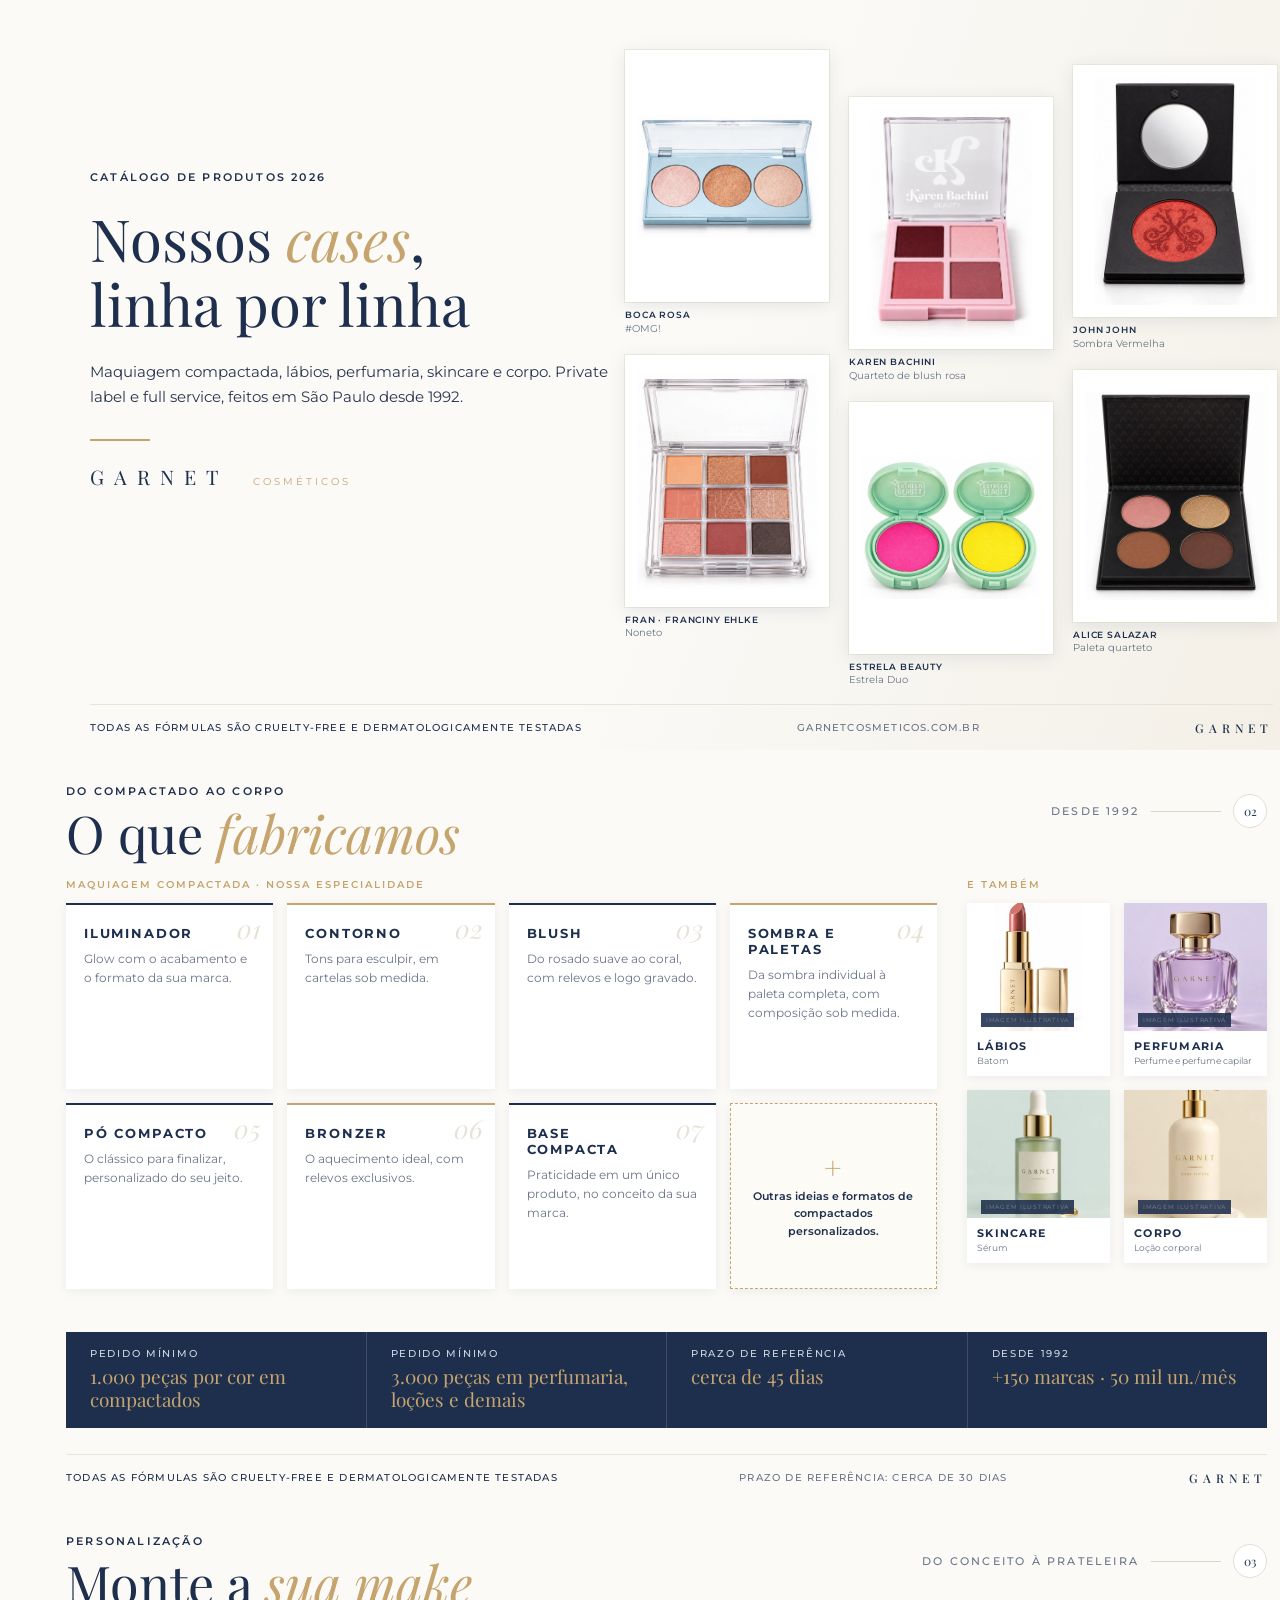
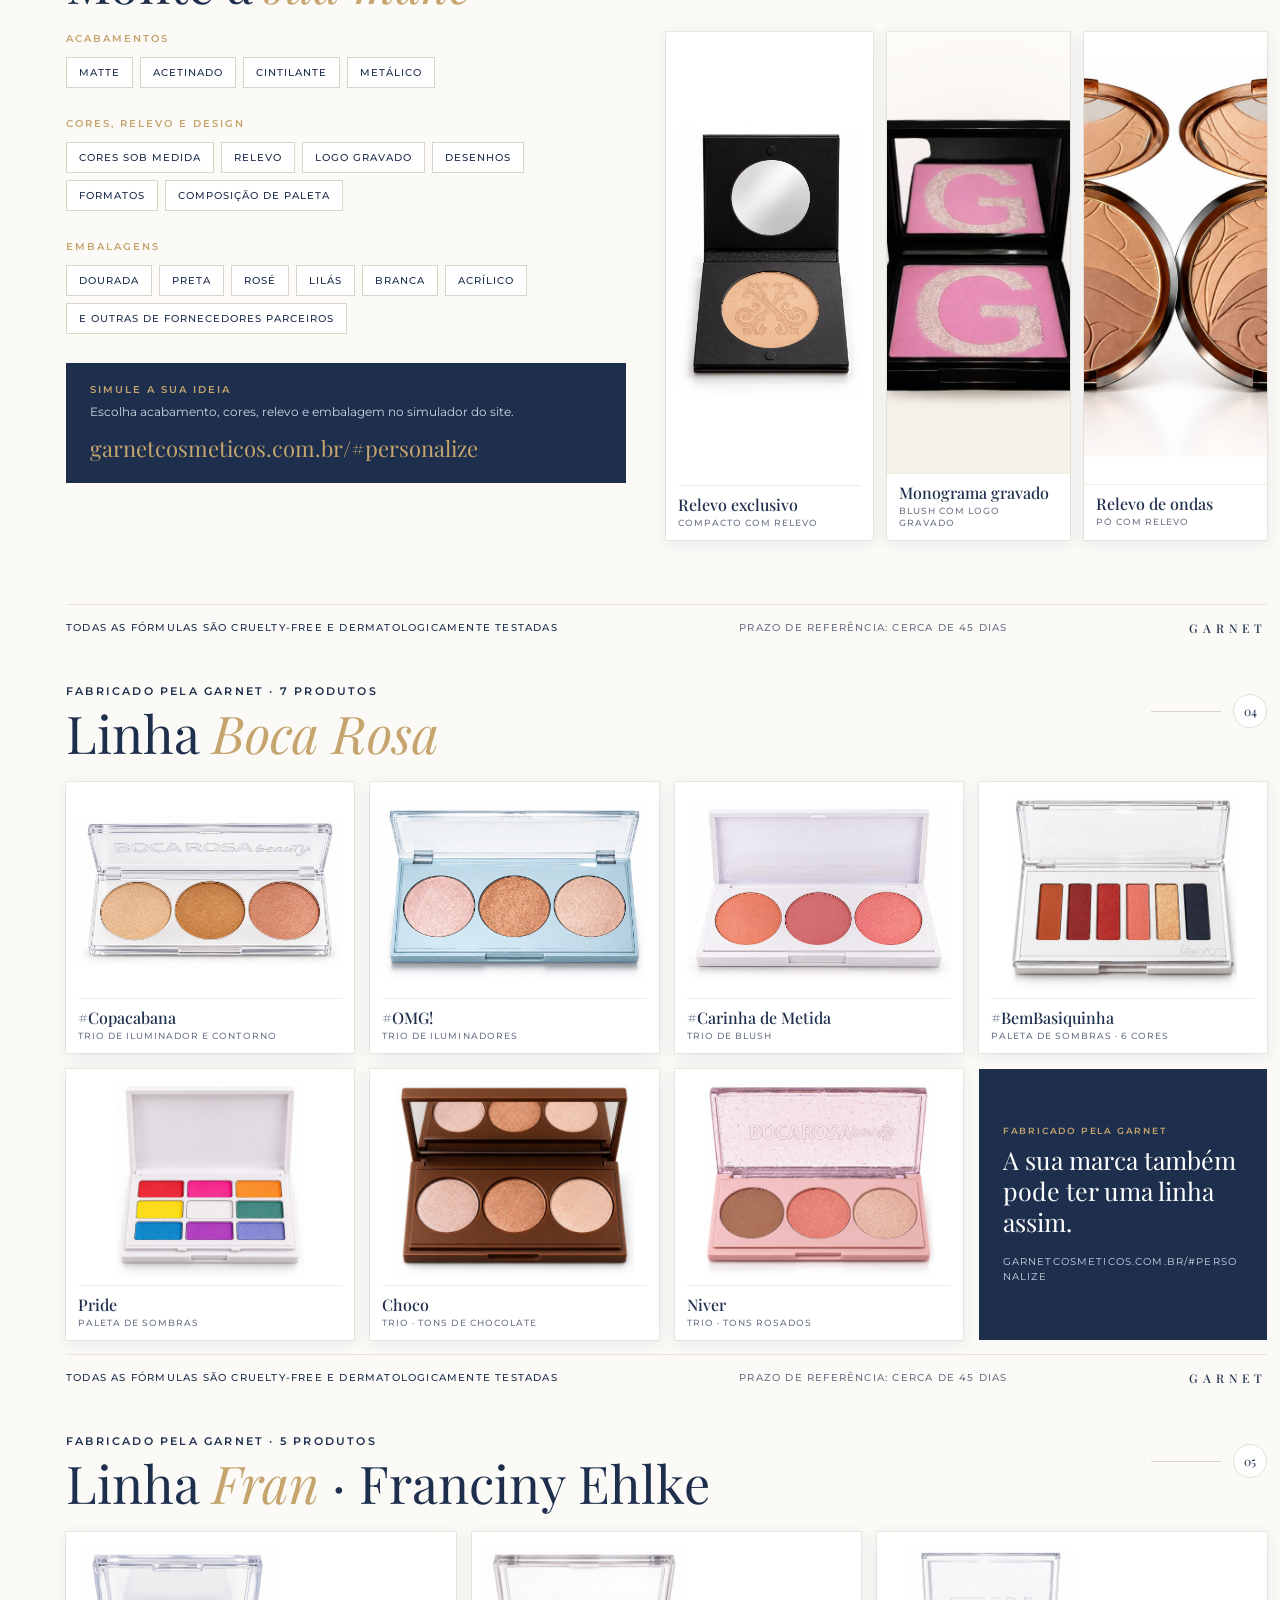
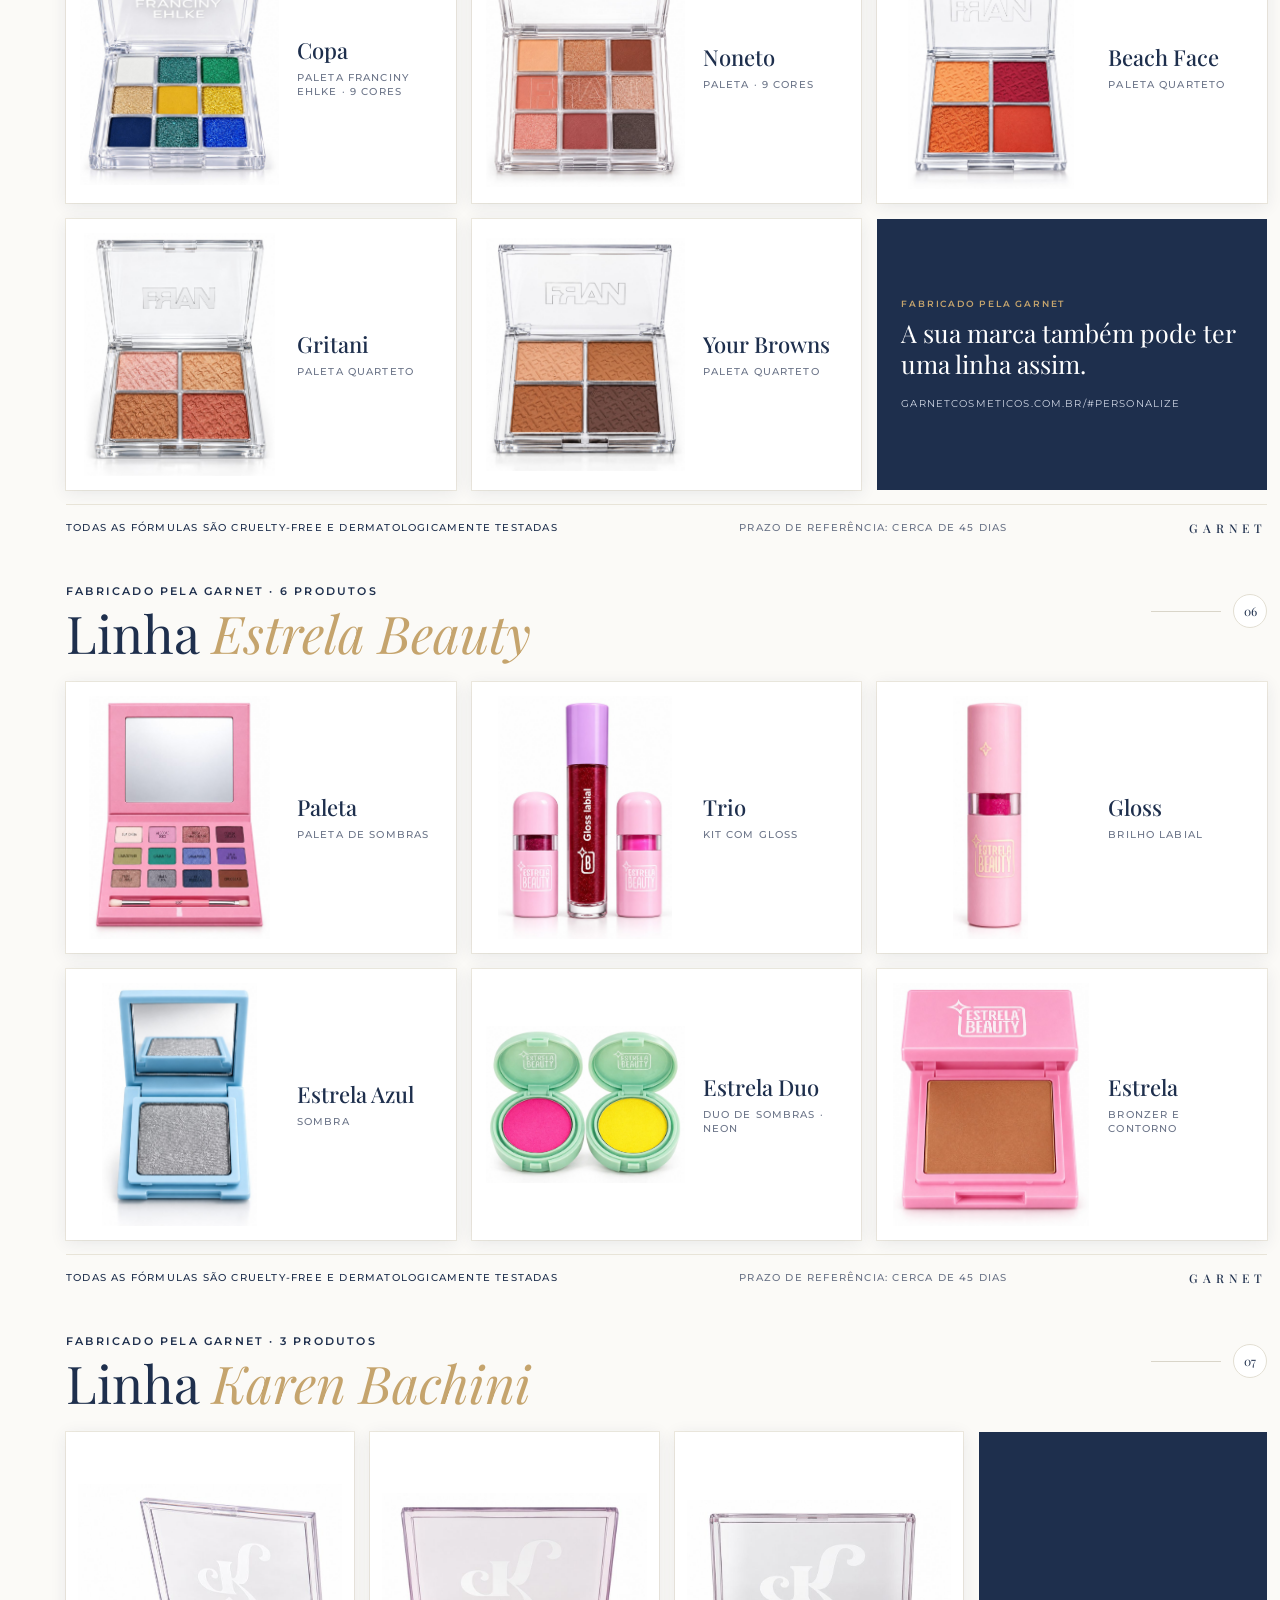
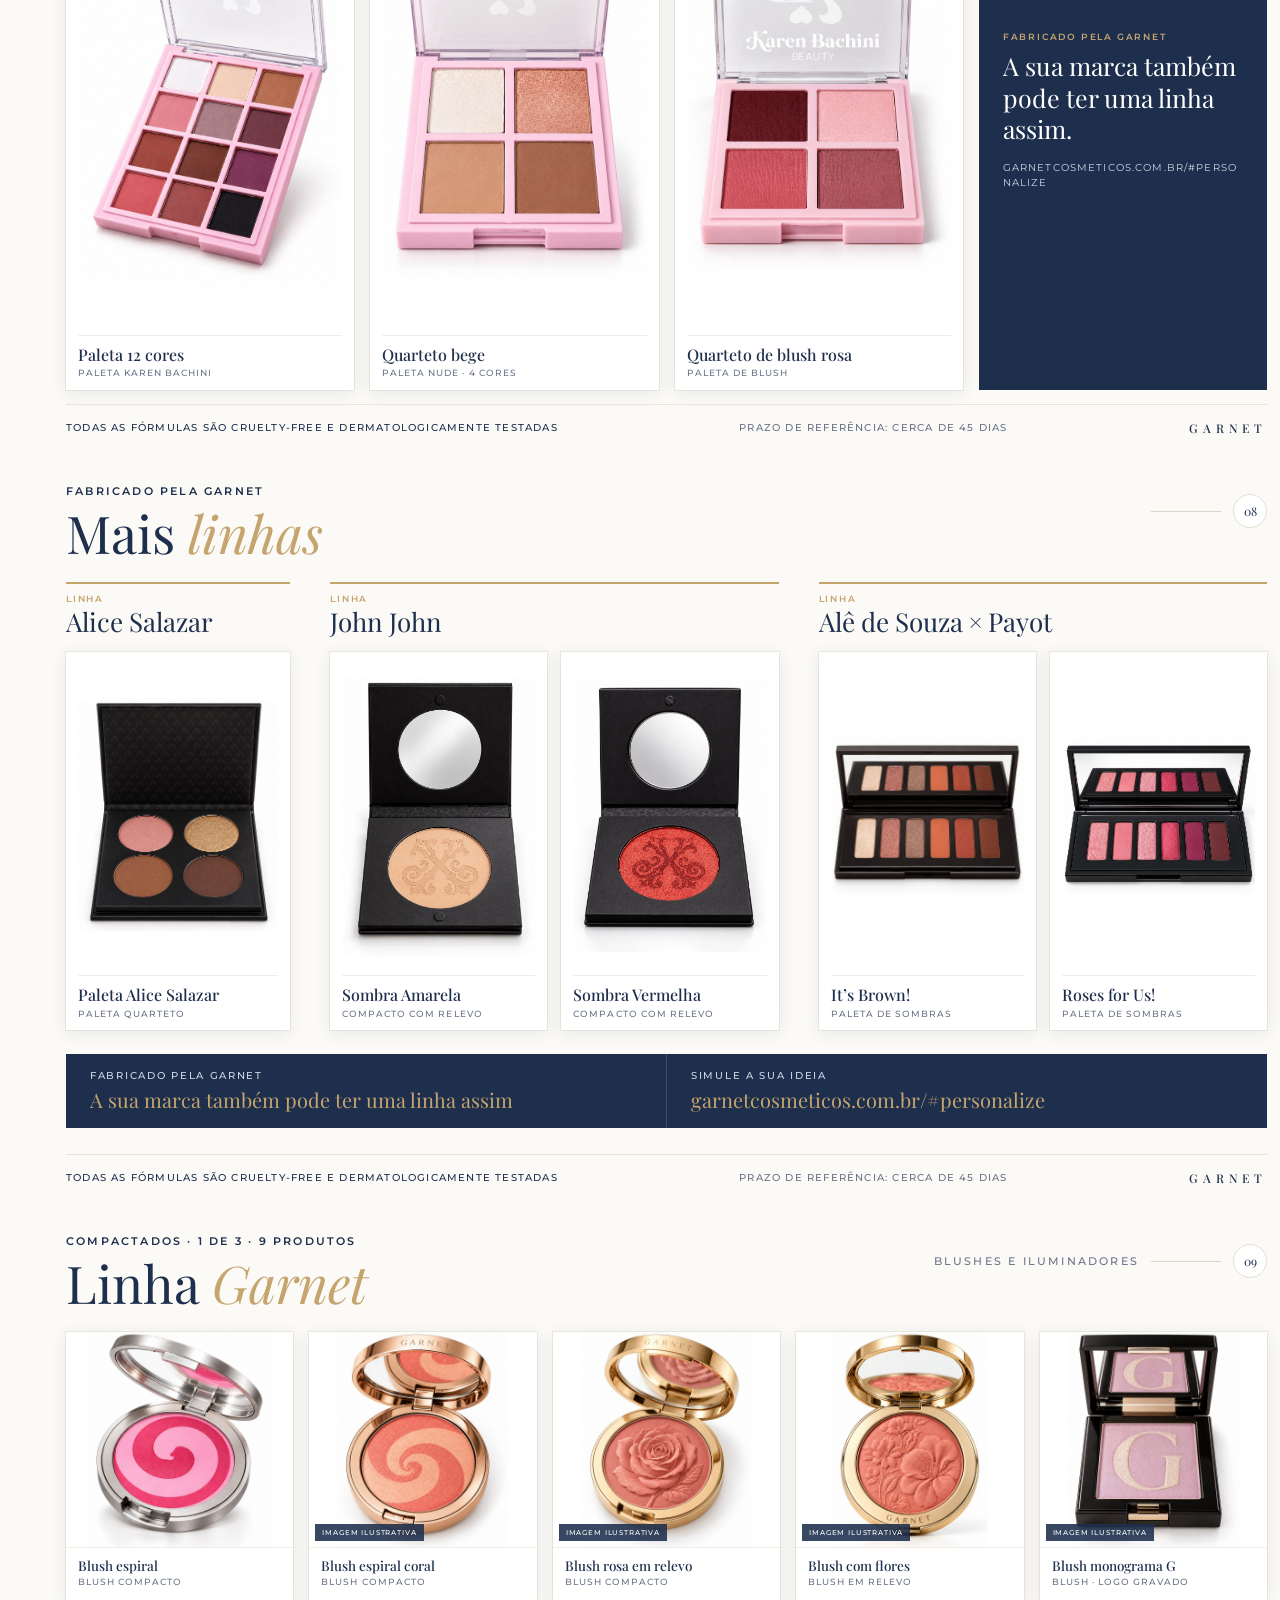
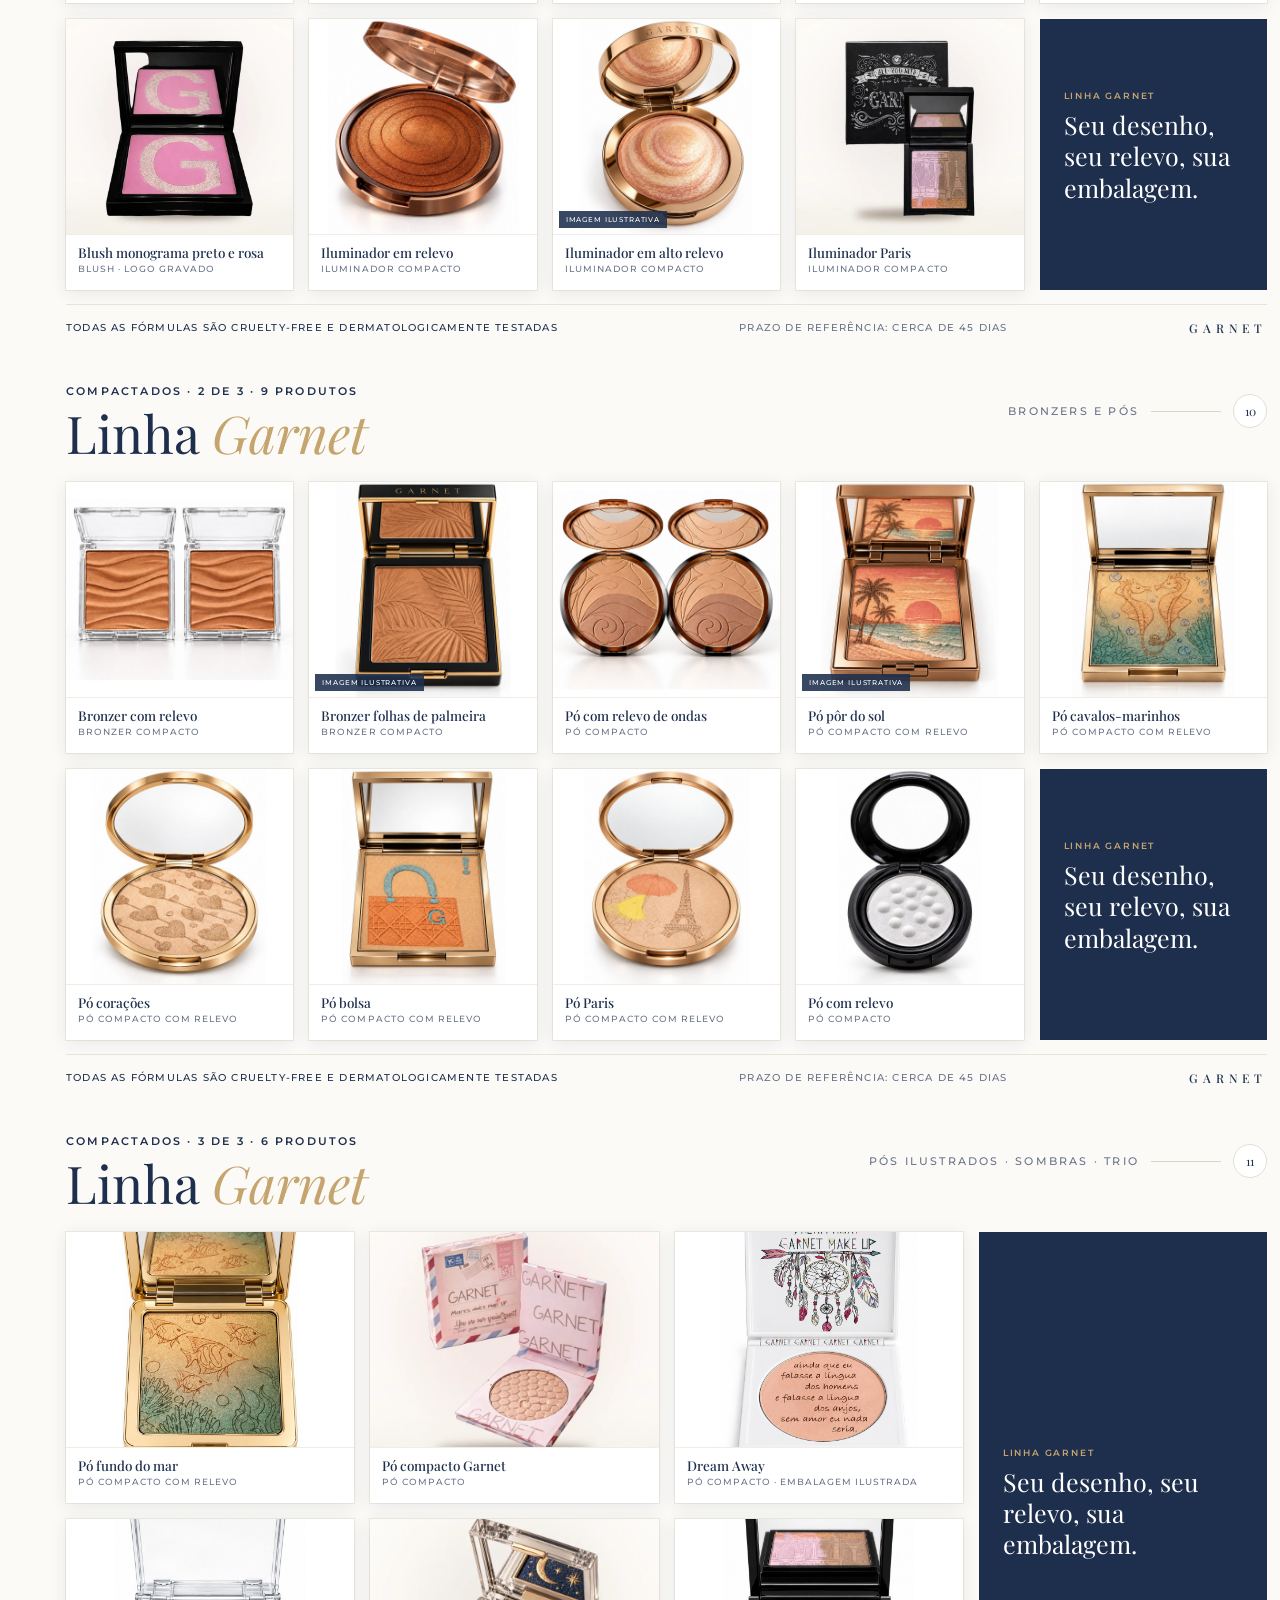
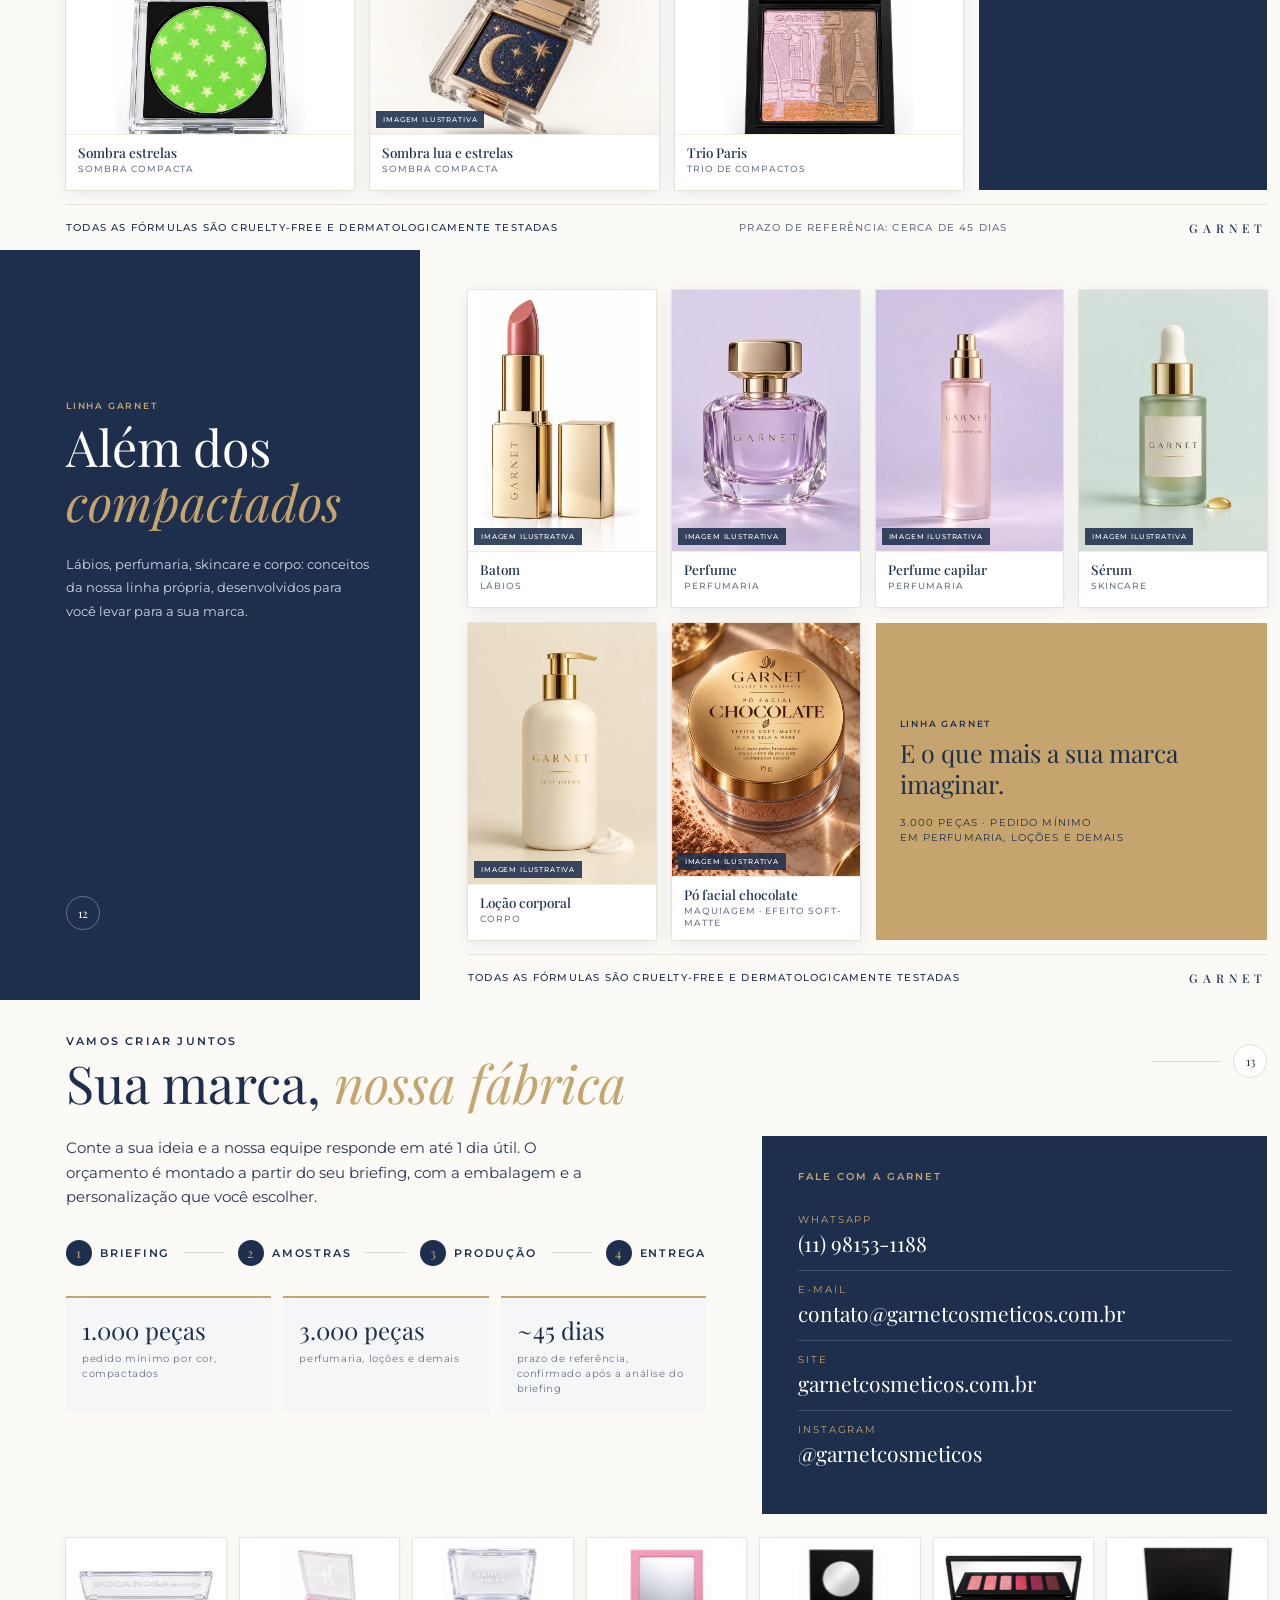
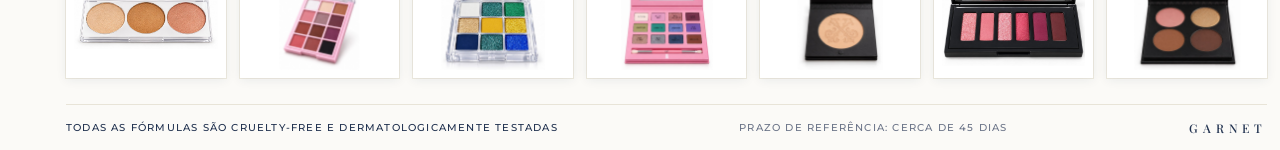
<file: scripts/pdf/catalogo.html>
<!doctype html><html lang="pt-BR"><head><meta charset="utf-8"><title>Garnet - Catálogo de Produtos 2026</title>
<style>@import url('https://fonts.googleapis.com/css2?family=Montserrat:wght@400;500;600;700&family=Playfair+Display:ital,wght@0,400;0,500;1,400;1,500&display=swap');
:root{--navy:#1E2F4D;--gold:#C5A46D;--bg:#FBFAF7;--card:#F5F6F8;--ink:#2a3550;--mut:#6b7488}
*{box-sizing:border-box;margin:0;padding:0}
@page{size:1333px 750px;margin:0}
html,body{background:var(--bg)}
body{font-family:'Montserrat',sans-serif;color:var(--ink);-webkit-print-color-adjust:exact;print-color-adjust:exact}
.pagina{position:relative;width:1333px;height:750px;overflow:hidden;background:var(--bg);page-break-after:always;break-after:page;padding:34px 66px 0}
.pagina:last-child{page-break-after:auto}
em{font-family:'Playfair Display',serif;font-style:italic;color:var(--gold);font-weight:400}
.eyebrow{font-size:11px;letter-spacing:.2em;text-transform:uppercase;font-weight:600;color:var(--navy)}
.eyebrow.s{font-size:9px;color:var(--gold);margin-bottom:8px}
.top{display:flex;justify-content:space-between;align-items:flex-start;height:92px}
h2{font-family:'Playfair Display',serif;font-weight:400;font-size:52px;color:var(--navy);margin-top:6px;line-height:1.1}
.pg{display:flex;align-items:center;gap:12px;margin-top:10px}
.pg .r{font-size:11px;letter-spacing:.2em;text-transform:uppercase;color:var(--mut);font-weight:500}
.pg i{width:70px;height:1px;background:#d9d5c9}
.pg b{width:34px;height:34px;border:1px solid #e3dfd3;border-radius:50%;display:grid;place-items:center;font-family:'Playfair Display',serif;font-weight:400;font-size:12px;background:#fff;color:var(--navy)}
footer{position:absolute;left:66px;right:66px;bottom:0;height:46px;border-top:1px solid #e8e4d8;display:flex;align-items:center;justify-content:space-between;font-size:10px;letter-spacing:.12em;text-transform:uppercase;color:var(--navy);font-weight:500}
footer .mid{color:var(--mut)}
footer .gar{font-family:'Playfair Display',serif;letter-spacing:.4em;font-size:12px}
figure{margin:0}
.lead{font-size:14.5px;line-height:1.7;color:var(--ink);max-width:540px}
.rule{width:60px;height:2px;background:var(--gold);margin:30px 0 22px}
.gl{font-family:'Playfair Display',serif;letter-spacing:.5em;font-size:20px;color:var(--navy)}
.gl span{font-family:'Montserrat';letter-spacing:.3em;font-size:10px;color:var(--gold);margin-left:10px}
.lab{font-size:10px;letter-spacing:.2em;text-transform:uppercase;color:var(--gold);font-weight:600;margin-bottom:12px}
/* capa */
.capa{display:flex;padding:0 0 0 90px;background:linear-gradient(110deg,#FBFAF7 50%,#F3EFE6)}
.capa .cl{width:520px;padding-top:170px}
.capa h1{font-family:'Playfair Display',serif;font-weight:400;font-size:58px;line-height:1.12;color:var(--navy);margin:22px 0 24px}
.capa .cr{position:absolute;right:56px;top:0;bottom:0;display:flex;gap:20px;align-items:center}
.capa .col{width:204px;display:flex;flex-direction:column;gap:20px}
.capa .col.a{margin-top:-60px}.capa .col.c{margin-top:-30px}.capa .col.b{margin-top:34px}
.capa .im{height:252px;background:#fff;box-shadow:0 3px 16px rgba(30,47,77,.10),0 0 0 1px #efebe0;padding:12px;display:flex}
.capa .im img{width:100%;height:100%;object-fit:contain;mix-blend-mode:multiply}
.capa figcaption{font-size:10px;color:var(--mut);margin-top:8px;line-height:1.35}
.capa figcaption b{display:block;color:var(--navy);font-weight:600;letter-spacing:.1em;text-transform:uppercase;font-size:8.5px}
.capa footer{left:90px;right:60px}
/* cartoes */
.grid{position:absolute;left:66px;top:132px;width:1201px;height:558px;display:grid;gap:16px}
.grid{grid-auto-columns:minmax(0,1fr)}
.cell{background:#fff;box-shadow:0 3px 16px rgba(30,47,77,.09),0 0 0 1px #efebe0;display:flex;flex-direction:column;padding:12px 12px 10px;min-height:0;min-width:0;position:relative}
.cell .ph{flex:1;min-height:0;position:relative;display:flex}
.cell .ph img{width:100%;height:100%;object-fit:contain;mix-blend-mode:multiply}
.cell.g{padding:0}
.cell.g .ph img{object-fit:cover;mix-blend-mode:normal}
.cell figcaption{padding-top:9px;border-top:1px solid #f0ede4;margin-top:8px}
.cell.g figcaption{padding:9px 12px 10px;margin-top:0}
.cell figcaption b{display:block;font-family:'Playfair Display',serif;font-weight:500;font-size:16px;color:var(--navy);line-height:1.2}
.cell figcaption span{display:block;font-size:8.5px;letter-spacing:.12em;text-transform:uppercase;color:var(--mut);font-weight:500;margin-top:4px;line-height:1.4}
.grid .cell.g figcaption b{font-size:13.5px}
.cell.side{flex-direction:row;gap:0;padding:14px}
.cell.side .ph{flex:0 0 55%}
.cell.side figcaption{flex:1;border:0;margin:0;padding:0 0 0 18px;display:flex;flex-direction:column;justify-content:center}
.cell.side figcaption b{font-size:22px}
.cell.side figcaption span{font-size:9.5px;margin-top:8px}
.selo{position:absolute;left:6px;bottom:6px;background:rgba(30,47,77,.88);color:#fff;font-size:7px;letter-spacing:.12em;text-transform:uppercase;padding:4px 7px;font-weight:500}
.tile{background:var(--navy);color:#fff;padding:26px 24px;display:flex;flex-direction:column;justify-content:center;min-height:0}
.tile p{font-family:'Playfair Display',serif;font-size:25px;line-height:1.25;color:#fff;margin-bottom:16px}
.tile span{font-size:9.5px;letter-spacing:.12em;text-transform:uppercase;color:#cfd6e4;line-height:1.6}
.tile.gold{background:var(--gold)}.tile.gold .eyebrow.s{color:var(--navy)}.tile.gold p{color:var(--navy)}.tile.gold span{color:var(--navy)}
/* pagina 2 */
.fab{display:flex;gap:30px;margin-top:2px}
.fl2{flex:1}
.cards{display:grid;grid-template-columns:repeat(4,1fr);gap:14px}
.card{position:relative;background:#fff;border-top:2px solid var(--navy);padding:20px 18px;height:186px;box-shadow:0 2px 10px rgba(30,47,77,.07)}
.card:nth-child(even){border-top-color:var(--gold)}
.card .gn{position:absolute;right:12px;top:6px;font-family:'Playfair Display',serif;font-style:italic;font-size:26px;color:#e6e2d6}
.card h3{font-size:13px;letter-spacing:.14em;text-transform:uppercase;font-weight:700;color:var(--navy);margin-bottom:8px;padding-right:30px}
.card p{font-size:12px;line-height:1.6;color:var(--mut)}
.card.plus{background:#fdfbf6;border:1px dashed var(--gold);display:flex;flex-direction:column;align-items:center;justify-content:center;text-align:center}
.card.plus .pl{font-family:'Playfair Display',serif;font-size:30px;color:var(--gold);line-height:1}
.card.plus p{font-weight:600;color:var(--navy);font-size:11px;margin-top:6px}
.fr2{width:300px}
.ocs{display:grid;grid-template-columns:1fr 1fr;gap:14px}
.oc{background:#fff;box-shadow:0 2px 10px rgba(30,47,77,.07);padding-bottom:9px}
.oc .ph{position:relative;height:128px;overflow:hidden}
.oc img{width:100%;height:100%;object-fit:cover;display:block}
.oc b{display:block;font-size:10.5px;letter-spacing:.12em;text-transform:uppercase;color:var(--navy);margin:9px 10px 2px}
.oc span{display:block;font-size:9px;color:var(--mut);margin:0 10px;line-height:1.35}
.oc .selo{font-size:6px;padding:3px 5px;left:4px;bottom:4px}
.band{display:flex;position:absolute;left:66px;right:66px;bottom:72px;background:var(--navy);color:#fff}
.band>div{flex:1;padding:16px 24px;border-right:1px solid rgba(255,255,255,.15)}
.band>div:last-child{border:0}
.band b{display:block;font-size:9.5px;letter-spacing:.18em;text-transform:uppercase;font-weight:500;color:#cfd6e4;margin-bottom:6px}
.band span{font-family:'Playfair Display',serif;font-size:19px;color:var(--gold);line-height:1.25;display:block}
.band.slim span{font-size:20px}
/* personalizacao */
.pers{display:flex;gap:40px;margin-top:6px}
.pl1{width:560px}
.blk{margin-bottom:22px}
.chip{display:inline-block;border:1px solid #d9d5c9;background:#fff;color:var(--navy);font-size:10px;letter-spacing:.1em;text-transform:uppercase;font-weight:500;padding:8px 12px;margin:0 7px 7px 0}
.sim{display:flex;flex-direction:column;gap:12px;background:var(--navy);color:#fff;padding:20px 24px}
.sim .lab{margin-bottom:6px}.sim p{font-size:12px;line-height:1.6;color:#cfd6e4}
.sim b{font-family:'Playfair Display',serif;font-weight:400;font-size:22px;color:var(--gold)}
.pl2{flex:1;display:flex;gap:14px;height:508px}
.pl2 .cell{flex:1}
/* mais linhas */
.secs{position:absolute;left:66px;top:132px;width:1201px;display:flex;gap:40px}
.sec .srow{display:flex;gap:14px;height:378px}
.sec .cell{flex:1}
.st{font-family:'Playfair Display',serif;font-size:26px;color:var(--navy);border-top:2px solid var(--gold);padding-top:10px;margin-bottom:16px;line-height:1.1}
.st span{display:block;font-family:'Montserrat';font-size:9px;letter-spacing:.2em;text-transform:uppercase;color:var(--gold);font-weight:600;margin-bottom:4px}
.band.slim{bottom:72px}
/* alem */
.pagina.pn{padding:0}
.panel{position:absolute;left:0;top:0;bottom:0;width:420px;background:var(--navy);padding:150px 46px 0 66px;color:#fff}
.panel h2{color:#fff;font-size:50px;margin:6px 0 24px}
.panel p{font-size:13px;line-height:1.8;color:#cfd6e4}
.panel .pb{position:absolute;left:66px;bottom:70px;width:34px;height:34px;border:1px solid rgba(255,255,255,.3);border-radius:50%;display:grid;place-items:center;font-family:'Playfair Display',serif;font-size:12px}
.pn footer{left:468px}
/* final */
.fin{display:flex;gap:56px;margin-top:10px}
.fl{width:640px}
.steps{display:flex;align-items:center;gap:14px;margin:30px 0}
.steps div{font-size:11px;letter-spacing:.16em;text-transform:uppercase;font-weight:600;color:var(--navy);display:flex;align-items:center;gap:8px}
.steps b{width:26px;height:26px;border-radius:50%;background:var(--navy);color:var(--gold);display:grid;place-items:center;font-family:'Playfair Display',serif;font-weight:400;font-size:13px}
.steps i{flex:1;height:1px;background:#d9d5c9}
.facts{display:grid;grid-template-columns:repeat(3,1fr);gap:12px}
.facts div{background:var(--card);border-top:2px solid var(--gold);padding:16px}
.facts b{display:block;font-family:'Playfair Display',serif;font-size:24px;font-weight:400;color:var(--navy)}
.facts span{font-size:10px;letter-spacing:.06em;color:var(--mut);display:block;margin-top:5px;line-height:1.5}
.fr{flex:1;background:var(--navy);padding:34px 36px;color:#fff;align-self:flex-start}
.fr .lab{margin-bottom:18px}
.ct{padding:13px 0;border-bottom:1px solid rgba(255,255,255,.15)}
.ct:last-child{border:0}
.ct span{display:block;font-size:9.5px;letter-spacing:.2em;text-transform:uppercase;color:var(--gold);margin-bottom:4px}
.ct b{font-family:'Playfair Display',serif;font-weight:400;font-size:21px}

.cell.g figcaption{min-height:56px}.pn footer .mid{display:none}.strip2{position:absolute;left:66px;right:66px;bottom:72px;height:140px;display:flex;gap:14px}.strip2 div{flex:1;background:#fff;box-shadow:0 2px 10px rgba(30,47,77,.08),0 0 0 1px #efebe0;padding:8px;display:flex}.strip2 img{width:100%;height:100%;object-fit:contain;mix-blend-mode:multiply}
.tile{overflow:hidden}.tile span{overflow-wrap:anywhere}
</style></head><body><section class="pagina capa"><div class="cl"><div class="eyebrow">Catálogo de Produtos 2026</div>
<h1>Nossos <em>cases</em>,<br>linha por linha</h1>
<p class="lead">Maquiagem compactada, lábios, perfumaria, skincare e corpo. Private label e full service, feitos em São Paulo desde 1992.</p>
<div class="rule"></div><div class="gl">GARNET <span>COSMÉTICOS</span></div></div>
<div class="cr"><div class="col a"><figure><div class="im"><img src="img/catalogo/bocarosa-omg.jpg" alt=""></div><figcaption><b>Boca Rosa</b>#OMG!</figcaption></figure><figure><div class="im"><img src="img/catalogo/fran-noneto.jpg" alt=""></div><figcaption><b>Fran · Franciny Ehlke</b>Noneto</figcaption></figure></div>
<div class="col b"><figure><div class="im"><img src="img/catalogo/karen-4-rosa.jpg" alt=""></div><figcaption><b>Karen Bachini</b>Quarteto de blush rosa</figcaption></figure><figure><div class="im"><img src="img/catalogo/estrela-duo.jpg" alt=""></div><figcaption><b>Estrela Beauty</b>Estrela Duo</figcaption></figure></div>
<div class="col c"><figure><div class="im"><img src="img/catalogo/johnjohn-vermelha.jpg" alt=""></div><figcaption><b>John John</b>Sombra Vermelha</figcaption></figure><figure><div class="im"><img src="img/catalogo/alice-quarteto.jpg" alt=""></div><figcaption><b>Alice Salazar</b>Paleta quarteto</figcaption></figure></div></div>
<footer><span class="cf">Todas as fórmulas são cruelty-free e dermatologicamente testadas</span><span class="mid">garnetcosmeticos.com.br</span><span class="gar">GARNET</span></footer></section>
<section class="pagina "><header class="top"><div><div class="eyebrow">Do compactado ao corpo</div><h2>O que <em>fabricamos</em></h2></div><div class="pg"><span class="r">Desde 1992</span><i></i><b>02</b></div></header><div class="fab"><div class="fl2"><div class="lab">Maquiagem compactada · nossa especialidade</div><div class="cards"><div class="card"><span class="gn">01</span><h3>Iluminador</h3><p>Glow com o acabamento e o formato da sua marca.</p></div><div class="card"><span class="gn">02</span><h3>Contorno</h3><p>Tons para esculpir, em cartelas sob medida.</p></div><div class="card"><span class="gn">03</span><h3>Blush</h3><p>Do rosado suave ao coral, com relevos e logo gravado.</p></div><div class="card"><span class="gn">04</span><h3>Sombra e paletas</h3><p>Da sombra individual à paleta completa, com composição sob medida.</p></div><div class="card"><span class="gn">05</span><h3>Pó compacto</h3><p>O clássico para finalizar, personalizado do seu jeito.</p></div><div class="card"><span class="gn">06</span><h3>Bronzer</h3><p>O aquecimento ideal, com relevos exclusivos.</p></div><div class="card"><span class="gn">07</span><h3>Base compacta</h3><p>Praticidade em um único produto, no conceito da sua marca.</p></div><div class="card plus"><div class="pl">+</div><p>Outras ideias e formatos de compactados personalizados.</p></div></div></div>
<div class="fr2"><div class="lab">E também</div><div class="ocs"><div class="oc"><div class="ph"><img src="img/catalogo/garnet-x-batom-garnet.jpg" alt=""><span class="selo">imagem ilustrativa</span></div><b>Lábios</b><span>Batom</span></div><div class="oc"><div class="ph"><img src="img/catalogo/garnet-x-perfume.jpg" alt=""><span class="selo">imagem ilustrativa</span></div><b>Perfumaria</b><span>Perfume e perfume capilar</span></div><div class="oc"><div class="ph"><img src="img/catalogo/garnet-x-serum.jpg" alt=""><span class="selo">imagem ilustrativa</span></div><b>Skincare</b><span>Sérum</span></div><div class="oc"><div class="ph"><img src="img/catalogo/garnet-x-locao-corporal.jpg" alt=""><span class="selo">imagem ilustrativa</span></div><b>Corpo</b><span>Loção corporal</span></div></div></div></div>
<div class="band"><div><b>Pedido mínimo</b><span>1.000 peças por cor em compactados</span></div><div><b>Pedido mínimo</b><span>3.000 peças em perfumaria, loções e demais</span></div><div><b>Prazo de referência</b><span>cerca de 45 dias</span></div><div><b>Desde 1992</b><span>+150 marcas · 50 mil un./mês</span></div></div><footer><span class="cf">Todas as fórmulas são cruelty-free e dermatologicamente testadas</span><span class="mid">Prazo de referência: cerca de 30 dias</span><span class="gar">GARNET</span></footer></section>
<section class="pagina "><header class="top"><div><div class="eyebrow">Personalização</div><h2>Monte a <em>sua make</em></h2></div><div class="pg"><span class="r">Do conceito à prateleira</span><i></i><b>03</b></div></header><div class="pers"><div class="pl1">
<div class="blk"><div class="lab">Acabamentos</div><span class="chip">Matte</span><span class="chip">Acetinado</span><span class="chip">Cintilante</span><span class="chip">Metálico</span></div>
<div class="blk"><div class="lab">Cores, relevo e design</div><span class="chip">Cores sob medida</span><span class="chip">Relevo</span><span class="chip">Logo gravado</span><span class="chip">Desenhos</span><span class="chip">Formatos</span><span class="chip">Composição de paleta</span></div>
<div class="blk"><div class="lab">Embalagens</div><span class="chip">Dourada</span><span class="chip">Preta</span><span class="chip">Rosé</span><span class="chip">Lilás</span><span class="chip">Branca</span><span class="chip">Acrílico</span><span class="chip">e outras de fornecedores parceiros</span></div>
<div class="sim"><div><div class="lab">Simule a sua ideia</div><p>Escolha acabamento, cores, relevo e embalagem no simulador do site.</p></div><b>garnetcosmeticos.com.br/#personalize</b></div></div>
<div class="pl2"><figure class="cell stack"><div class="ph"><img src="img/catalogo/johnjohn-amarela.jpg" alt=""></div><figcaption><b>Relevo exclusivo</b><span>Compacto com relevo</span></figcaption></figure><figure class="cell stack g"><div class="ph"><img src="img/catalogo/garnet-g.jpg" alt=""></div><figcaption><b>Monograma gravado</b><span>Blush com logo gravado</span></figcaption></figure><figure class="cell stack g"><div class="ph"><img src="img/catalogo/garnet-ondas.jpg" alt=""></div><figcaption><b>Relevo de ondas</b><span>Pó com relevo</span></figcaption></figure></div></div><footer><span class="cf">Todas as fórmulas são cruelty-free e dermatologicamente testadas</span><span class="mid">Prazo de referência: cerca de 45 dias</span><span class="gar">GARNET</span></footer></section>
<section class="pagina "><header class="top"><div><div class="eyebrow">Fabricado pela Garnet · 7 produtos</div><h2>Linha <em>Boca Rosa</em></h2></div><div class="pg"><span class="r"></span><i></i><b>04</b></div></header><div class="grid" style="grid-template-columns:repeat(4,minmax(0,1fr));grid-template-rows:repeat(2,minmax(0,1fr));"><figure class="cell stack"><div class="ph"><img src="img/catalogo/bocarosa-copacabana.jpg" alt=""></div><figcaption><b>#Copacabana</b><span>Trio de iluminador e contorno</span></figcaption></figure><figure class="cell stack"><div class="ph"><img src="img/catalogo/bocarosa-omg.jpg" alt=""></div><figcaption><b>#OMG!</b><span>Trio de iluminadores</span></figcaption></figure><figure class="cell stack"><div class="ph"><img src="img/catalogo/bocarosa-carinha.jpg" alt=""></div><figcaption><b>#Carinha de Metida</b><span>Trio de blush</span></figcaption></figure><figure class="cell stack"><div class="ph"><img src="img/catalogo/bocarosa-bembasiquinha.jpg" alt=""></div><figcaption><b>#BemBasiquinha</b><span>Paleta de sombras · 6 cores</span></figcaption></figure><figure class="cell stack"><div class="ph"><img src="img/catalogo/bocarosa-pride.jpg" alt=""></div><figcaption><b>Pride</b><span>Paleta de sombras</span></figcaption></figure><figure class="cell stack"><div class="ph"><img src="img/catalogo/bocarosa-choco.jpg" alt=""></div><figcaption><b>Choco</b><span>Trio · tons de chocolate</span></figcaption></figure><figure class="cell stack"><div class="ph"><img src="img/catalogo/bocarosa-niver.jpg" alt=""></div><figcaption><b>Niver</b><span>Trio · tons rosados</span></figcaption></figure><div class="tile"><div class="eyebrow s">Fabricado pela Garnet</div><p>A sua marca também pode ter uma linha assim.</p><span>garnetcosmeticos.com.br/#personalize</span></div></div><footer><span class="cf">Todas as fórmulas são cruelty-free e dermatologicamente testadas</span><span class="mid">Prazo de referência: cerca de 45 dias</span><span class="gar">GARNET</span></footer></section>
<section class="pagina "><header class="top"><div><div class="eyebrow">Fabricado pela Garnet · 5 produtos</div><h2>Linha <em>Fran</em> · Franciny Ehlke</h2></div><div class="pg"><span class="r"></span><i></i><b>05</b></div></header><div class="grid" style="grid-template-columns:repeat(3,minmax(0,1fr));grid-template-rows:repeat(2,minmax(0,1fr));"><figure class="cell side"><div class="ph"><img src="img/catalogo/fran-copa.jpg" alt=""></div><figcaption><b>Copa</b><span>Paleta Franciny Ehlke · 9 cores</span></figcaption></figure><figure class="cell side"><div class="ph"><img src="img/catalogo/fran-noneto.jpg" alt=""></div><figcaption><b>Noneto</b><span>Paleta · 9 cores</span></figcaption></figure><figure class="cell side"><div class="ph"><img src="img/catalogo/fran-beachface.jpg" alt=""></div><figcaption><b>Beach Face</b><span>Paleta quarteto</span></figcaption></figure><figure class="cell side"><div class="ph"><img src="img/catalogo/fran-gritani.jpg" alt=""></div><figcaption><b>Gritani</b><span>Paleta quarteto</span></figcaption></figure><figure class="cell side"><div class="ph"><img src="img/catalogo/fran-yourbrowns.jpg" alt=""></div><figcaption><b>Your Browns</b><span>Paleta quarteto</span></figcaption></figure><div class="tile"><div class="eyebrow s">Fabricado pela Garnet</div><p>A sua marca também pode ter uma linha assim.</p><span>garnetcosmeticos.com.br/#personalize</span></div></div><footer><span class="cf">Todas as fórmulas são cruelty-free e dermatologicamente testadas</span><span class="mid">Prazo de referência: cerca de 45 dias</span><span class="gar">GARNET</span></footer></section>
<section class="pagina "><header class="top"><div><div class="eyebrow">Fabricado pela Garnet · 6 produtos</div><h2>Linha <em>Estrela Beauty</em></h2></div><div class="pg"><span class="r"></span><i></i><b>06</b></div></header><div class="grid" style="grid-template-columns:repeat(3,minmax(0,1fr));grid-template-rows:repeat(2,minmax(0,1fr));"><figure class="cell side"><div class="ph"><img src="img/catalogo/estrela-paleta.jpg" alt=""></div><figcaption><b>Paleta</b><span>Paleta de sombras</span></figcaption></figure><figure class="cell side"><div class="ph"><img src="img/catalogo/estrela-trio.jpg" alt=""></div><figcaption><b>Trio</b><span>Kit com gloss</span></figcaption></figure><figure class="cell side"><div class="ph"><img src="img/catalogo/estrela-gloss.jpg" alt=""></div><figcaption><b>Gloss</b><span>Brilho labial</span></figcaption></figure><figure class="cell side"><div class="ph"><img src="img/catalogo/estrela-azul.jpg" alt=""></div><figcaption><b>Estrela Azul</b><span>Sombra</span></figcaption></figure><figure class="cell side"><div class="ph"><img src="img/catalogo/estrela-duo.jpg" alt=""></div><figcaption><b>Estrela Duo</b><span>Duo de sombras · neon</span></figcaption></figure><figure class="cell side"><div class="ph"><img src="img/catalogo/estrela-bronzer.jpg" alt=""></div><figcaption><b>Estrela</b><span>Bronzer e contorno</span></figcaption></figure></div><footer><span class="cf">Todas as fórmulas são cruelty-free e dermatologicamente testadas</span><span class="mid">Prazo de referência: cerca de 45 dias</span><span class="gar">GARNET</span></footer></section>
<section class="pagina "><header class="top"><div><div class="eyebrow">Fabricado pela Garnet · 3 produtos</div><h2>Linha <em>Karen Bachini</em></h2></div><div class="pg"><span class="r"></span><i></i><b>07</b></div></header><div class="grid" style="grid-template-columns:repeat(4,minmax(0,1fr));grid-template-rows:repeat(1,minmax(0,1fr));"><figure class="cell stack"><div class="ph"><img src="img/catalogo/karen-12.jpg" alt=""></div><figcaption><b>Paleta 12 cores</b><span>Paleta Karen Bachini</span></figcaption></figure><figure class="cell stack"><div class="ph"><img src="img/catalogo/karen-4-bege.jpg" alt=""></div><figcaption><b>Quarteto bege</b><span>Paleta nude · 4 cores</span></figcaption></figure><figure class="cell stack"><div class="ph"><img src="img/catalogo/karen-4-rosa.jpg" alt=""></div><figcaption><b>Quarteto de blush rosa</b><span>Paleta de blush</span></figcaption></figure><div class="tile"><div class="eyebrow s">Fabricado pela Garnet</div><p>A sua marca também pode ter uma linha assim.</p><span>garnetcosmeticos.com.br/#personalize</span></div></div><footer><span class="cf">Todas as fórmulas são cruelty-free e dermatologicamente testadas</span><span class="mid">Prazo de referência: cerca de 45 dias</span><span class="gar">GARNET</span></footer></section>
<section class="pagina "><header class="top"><div><div class="eyebrow">Fabricado pela Garnet</div><h2>Mais <em>linhas</em></h2></div><div class="pg"><span class="r"></span><i></i><b>08</b></div></header><div class="secs"><div class="sec" style="flex:1"><div class="st"><span>Linha</span> Alice Salazar</div><div class="srow"><figure class="cell stack"><div class="ph"><img src="img/catalogo/alice-quarteto.jpg" alt=""></div><figcaption><b>Paleta Alice Salazar</b><span>Paleta quarteto</span></figcaption></figure></div></div><div class="sec" style="flex:2"><div class="st"><span>Linha</span> John John</div><div class="srow"><figure class="cell stack"><div class="ph"><img src="img/catalogo/johnjohn-amarela.jpg" alt=""></div><figcaption><b>Sombra Amarela</b><span>Compacto com relevo</span></figcaption></figure><figure class="cell stack"><div class="ph"><img src="img/catalogo/johnjohn-vermelha.jpg" alt=""></div><figcaption><b>Sombra Vermelha</b><span>Compacto com relevo</span></figcaption></figure></div></div><div class="sec" style="flex:2"><div class="st"><span>Linha</span> Alê de Souza × Payot</div><div class="srow"><figure class="cell stack"><div class="ph"><img src="img/catalogo/ale-brown.jpg" alt=""></div><figcaption><b>It’s Brown!</b><span>Paleta de sombras</span></figcaption></figure><figure class="cell stack"><div class="ph"><img src="img/catalogo/ale-roses.jpg" alt=""></div><figcaption><b>Roses for Us!</b><span>Paleta de sombras</span></figcaption></figure></div></div></div><div class="band slim"><div><b>Fabricado pela Garnet</b><span>A sua marca também pode ter uma linha assim</span></div><div><b>Simule a sua ideia</b><span>garnetcosmeticos.com.br/#personalize</span></div></div><footer><span class="cf">Todas as fórmulas são cruelty-free e dermatologicamente testadas</span><span class="mid">Prazo de referência: cerca de 45 dias</span><span class="gar">GARNET</span></footer></section>
<section class="pagina "><header class="top"><div><div class="eyebrow">Compactados · 1 de 3 · 9 produtos</div><h2>Linha <em>Garnet</em></h2></div><div class="pg"><span class="r">Blushes e iluminadores</span><i></i><b>09</b></div></header><div class="grid" style="grid-template-columns:repeat(5,minmax(0,1fr));grid-template-rows:repeat(2,minmax(0,1fr));"><figure class="cell stack g"><div class="ph"><img src="img/catalogo/garnet-espiral.jpg" alt=""></div><figcaption><b>Blush espiral</b><span>Blush compacto</span></figcaption></figure><figure class="cell stack g"><div class="ph"><img src="img/catalogo/garnet-blush-espiral-coral.jpg" alt=""><span class="selo">imagem ilustrativa</span></div><figcaption><b>Blush espiral coral</b><span>Blush compacto</span></figcaption></figure><figure class="cell stack g"><div class="ph"><img src="img/catalogo/garnet-blush-rosa.jpg" alt=""><span class="selo">imagem ilustrativa</span></div><figcaption><b>Blush rosa em relevo</b><span>Blush compacto</span></figcaption></figure><figure class="cell stack g"><div class="ph"><img src="img/catalogo/garnet-blush-flores.jpg" alt=""><span class="selo">imagem ilustrativa</span></div><figcaption><b>Blush com flores</b><span>Blush em relevo</span></figcaption></figure><figure class="cell stack g"><div class="ph"><img src="img/catalogo/garnet-blush-g-lilas.jpg" alt=""><span class="selo">imagem ilustrativa</span></div><figcaption><b>Blush monograma G</b><span>Blush · logo gravado</span></figcaption></figure><figure class="cell stack g"><div class="ph"><img src="img/catalogo/garnet-g.jpg" alt=""></div><figcaption><b>Blush monograma preto e rosa</b><span>Blush · logo gravado</span></figcaption></figure><figure class="cell stack g"><div class="ph"><img src="img/catalogo/garnet-iluminador.jpg" alt=""></div><figcaption><b>Iluminador em relevo</b><span>Iluminador compacto</span></figcaption></figure><figure class="cell stack g"><div class="ph"><img src="img/catalogo/garnet-iluminador-alto-relevo.jpg" alt=""><span class="selo">imagem ilustrativa</span></div><figcaption><b>Iluminador em alto relevo</b><span>Iluminador compacto</span></figcaption></figure><figure class="cell stack g"><div class="ph"><img src="img/catalogo/garnet-20.jpg" alt=""></div><figcaption><b>Iluminador Paris</b><span>Iluminador compacto</span></figcaption></figure><div class="tile" style=""><div class="eyebrow s">Linha Garnet</div><p>Seu desenho, seu relevo, sua embalagem.</p><span></span></div></div><footer><span class="cf">Todas as fórmulas são cruelty-free e dermatologicamente testadas</span><span class="mid">Prazo de referência: cerca de 45 dias</span><span class="gar">GARNET</span></footer></section>
<section class="pagina "><header class="top"><div><div class="eyebrow">Compactados · 2 de 3 · 9 produtos</div><h2>Linha <em>Garnet</em></h2></div><div class="pg"><span class="r">Bronzers e pós</span><i></i><b>10</b></div></header><div class="grid" style="grid-template-columns:repeat(5,minmax(0,1fr));grid-template-rows:repeat(2,minmax(0,1fr));"><figure class="cell stack g"><div class="ph"><img src="img/catalogo/garnet-bronzer.jpg" alt=""></div><figcaption><b>Bronzer com relevo</b><span>Bronzer compacto</span></figcaption></figure><figure class="cell stack g"><div class="ph"><img src="img/catalogo/garnet-bronzer-palmeiras.jpg" alt=""><span class="selo">imagem ilustrativa</span></div><figcaption><b>Bronzer folhas de palmeira</b><span>Bronzer compacto</span></figcaption></figure><figure class="cell stack g"><div class="ph"><img src="img/catalogo/garnet-ondas.jpg" alt=""></div><figcaption><b>Pó com relevo de ondas</b><span>Pó compacto</span></figcaption></figure><figure class="cell stack g"><div class="ph"><img src="img/catalogo/garnet-por-do-sol.jpg" alt=""><span class="selo">imagem ilustrativa</span></div><figcaption><b>Pó pôr do sol</b><span>Pó compacto com relevo</span></figcaption></figure><figure class="cell stack g"><div class="ph"><img src="img/catalogo/garnet-cavalos-marinhos.jpg" alt=""></div><figcaption><b>Pó cavalos-marinhos</b><span>Pó compacto com relevo</span></figcaption></figure><figure class="cell stack g"><div class="ph"><img src="img/catalogo/garnet-coracoes.jpg" alt=""></div><figcaption><b>Pó corações</b><span>Pó compacto com relevo</span></figcaption></figure><figure class="cell stack g"><div class="ph"><img src="img/catalogo/garnet-bolsa.jpg" alt=""></div><figcaption><b>Pó bolsa</b><span>Pó compacto com relevo</span></figcaption></figure><figure class="cell stack g"><div class="ph"><img src="img/catalogo/garnet-po-paris.jpg" alt=""></div><figcaption><b>Pó Paris</b><span>Pó compacto com relevo</span></figcaption></figure><figure class="cell stack g"><div class="ph"><img src="img/catalogo/garnet-po-bolinha.jpg" alt=""></div><figcaption><b>Pó com relevo</b><span>Pó compacto</span></figcaption></figure><div class="tile" style=""><div class="eyebrow s">Linha Garnet</div><p>Seu desenho, seu relevo, sua embalagem.</p><span></span></div></div><footer><span class="cf">Todas as fórmulas são cruelty-free e dermatologicamente testadas</span><span class="mid">Prazo de referência: cerca de 45 dias</span><span class="gar">GARNET</span></footer></section>
<section class="pagina "><header class="top"><div><div class="eyebrow">Compactados · 3 de 3 · 6 produtos</div><h2>Linha <em>Garnet</em></h2></div><div class="pg"><span class="r">Pós ilustrados · sombras · trio</span><i></i><b>11</b></div></header><div class="grid" style="grid-template-columns:repeat(4,minmax(0,1fr));grid-template-rows:repeat(2,minmax(0,1fr));"><figure class="cell stack g"><div class="ph"><img src="img/catalogo/garnet-fundo-do-mar.jpg" alt=""></div><figcaption><b>Pó fundo do mar</b><span>Pó compacto com relevo</span></figcaption></figure><figure class="cell stack g"><div class="ph"><img src="img/catalogo/garnet-13.jpg" alt=""></div><figcaption><b>Pó compacto Garnet</b><span>Pó compacto</span></figcaption></figure><figure class="cell stack g"><div class="ph"><img src="img/catalogo/garnet-dream-away.jpg" alt=""></div><figcaption><b>Dream Away</b><span>Pó compacto · embalagem ilustrada</span></figcaption></figure><figure class="cell stack g"><div class="ph"><img src="img/catalogo/garnet-estrelas.jpg" alt=""></div><figcaption><b>Sombra estrelas</b><span>Sombra compacta</span></figcaption></figure><figure class="cell stack g"><div class="ph"><img src="img/catalogo/garnet-lua-estrelas.jpg" alt=""><span class="selo">imagem ilustrativa</span></div><figcaption><b>Sombra lua e estrelas</b><span>Sombra compacta</span></figcaption></figure><figure class="cell stack g"><div class="ph"><img src="img/catalogo/garnet-trio-paris.jpg" alt=""></div><figcaption><b>Trio Paris</b><span>Trio de compactos</span></figcaption></figure><div class="tile" style="grid-column:4;grid-row:1/3"><div class="eyebrow s">Linha Garnet</div><p>Seu desenho, seu relevo, sua embalagem.</p><span></span></div></div><footer><span class="cf">Todas as fórmulas são cruelty-free e dermatologicamente testadas</span><span class="mid">Prazo de referência: cerca de 45 dias</span><span class="gar">GARNET</span></footer></section>
<section class="pagina pn"><div class="panel"><div class="eyebrow s">Linha Garnet</div><h2>Além dos <em>compactados</em></h2><p>Lábios, perfumaria, skincare e corpo: conceitos da nossa linha própria, desenvolvidos para você levar para a sua marca.</p><div class="pb">12</div></div><div class="grid" style="grid-template-columns:repeat(4,minmax(0,1fr));grid-template-rows:repeat(2,minmax(0,1fr));left:468px;width:799px;top:40px;height:650px"><figure class="cell stack g"><div class="ph"><img src="img/catalogo/garnet-x-batom-garnet.jpg" alt=""><span class="selo">imagem ilustrativa</span></div><figcaption><b>Batom</b><span>Lábios</span></figcaption></figure><figure class="cell stack g"><div class="ph"><img src="img/catalogo/garnet-x-perfume.jpg" alt=""><span class="selo">imagem ilustrativa</span></div><figcaption><b>Perfume</b><span>Perfumaria</span></figcaption></figure><figure class="cell stack g"><div class="ph"><img src="img/catalogo/garnet-x-perfume-capilar.jpg" alt=""><span class="selo">imagem ilustrativa</span></div><figcaption><b>Perfume capilar</b><span>Perfumaria</span></figcaption></figure><figure class="cell stack g"><div class="ph"><img src="img/catalogo/garnet-x-serum.jpg" alt=""><span class="selo">imagem ilustrativa</span></div><figcaption><b>Sérum</b><span>Skincare</span></figcaption></figure><figure class="cell stack g"><div class="ph"><img src="img/catalogo/garnet-x-locao-corporal.jpg" alt=""><span class="selo">imagem ilustrativa</span></div><figcaption><b>Loção corporal</b><span>Corpo</span></figcaption></figure><figure class="cell stack g"><div class="ph"><img src="img/catalogo/garnet-x-po-facial-chocolate.jpg" alt=""><span class="selo">imagem ilustrativa</span></div><figcaption><b>Pó facial chocolate</b><span>Maquiagem · efeito soft-matte</span></figcaption></figure><div class="tile gold" style="grid-column:span 2"><div class="eyebrow s">Linha Garnet</div><p>E o que mais a sua marca imaginar.</p><span>3.000 peças · pedido mínimo<br>em perfumaria, loções e demais</span></div></div><footer><span class="cf">Todas as fórmulas são cruelty-free e dermatologicamente testadas</span><span class="mid">Prazo de referência: cerca de 45 dias</span><span class="gar">GARNET</span></footer></section>
<section class="pagina "><header class="top"><div><div class="eyebrow">Vamos criar juntos</div><h2>Sua marca, <em>nossa fábrica</em></h2></div><div class="pg"><span class="r"></span><i></i><b>13</b></div></header><div class="fin"><div class="fl"><p class="lead">Conte a sua ideia e a nossa equipe responde em até 1 dia útil. O orçamento é montado a partir do seu briefing, com a embalagem e a personalização que você escolher.</p>
<div class="steps"><div><b>1</b>Briefing</div><i></i><div><b>2</b>Amostras</div><i></i><div><b>3</b>Produção</div><i></i><div><b>4</b>Entrega</div></div>
<div class="facts"><div><b>1.000 peças</b><span>pedido mínimo por cor, compactados</span></div><div><b>3.000 peças</b><span>perfumaria, loções e demais</span></div><div><b>~45 dias</b><span>prazo de referência, confirmado após a análise do briefing</span></div></div></div>
<div class="fr"><div class="lab">Fale com a Garnet</div><div class="ct"><span>WhatsApp</span><b>(11) 98153-1188</b></div><div class="ct"><span>E-mail</span><b>contato@garnetcosmeticos.com.br</b></div><div class="ct"><span>Site</span><b>garnetcosmeticos.com.br</b></div><div class="ct"><span>Instagram</span><b>@garnetcosmeticos</b></div></div></div><div class="strip2"><div><img src="img/catalogo/bocarosa-copacabana.jpg" alt=""></div><div><img src="img/catalogo/karen-12.jpg" alt=""></div><div><img src="img/catalogo/fran-copa.jpg" alt=""></div><div><img src="img/catalogo/estrela-paleta.jpg" alt=""></div><div><img src="img/catalogo/johnjohn-amarela.jpg" alt=""></div><div><img src="img/catalogo/ale-roses.jpg" alt=""></div><div><img src="img/catalogo/alice-quarteto.jpg" alt=""></div></div><footer><span class="cf">Todas as fórmulas são cruelty-free e dermatologicamente testadas</span><span class="mid">Prazo de referência: cerca de 45 dias</span><span class="gar">GARNET</span></footer></section></body></html>
</file>
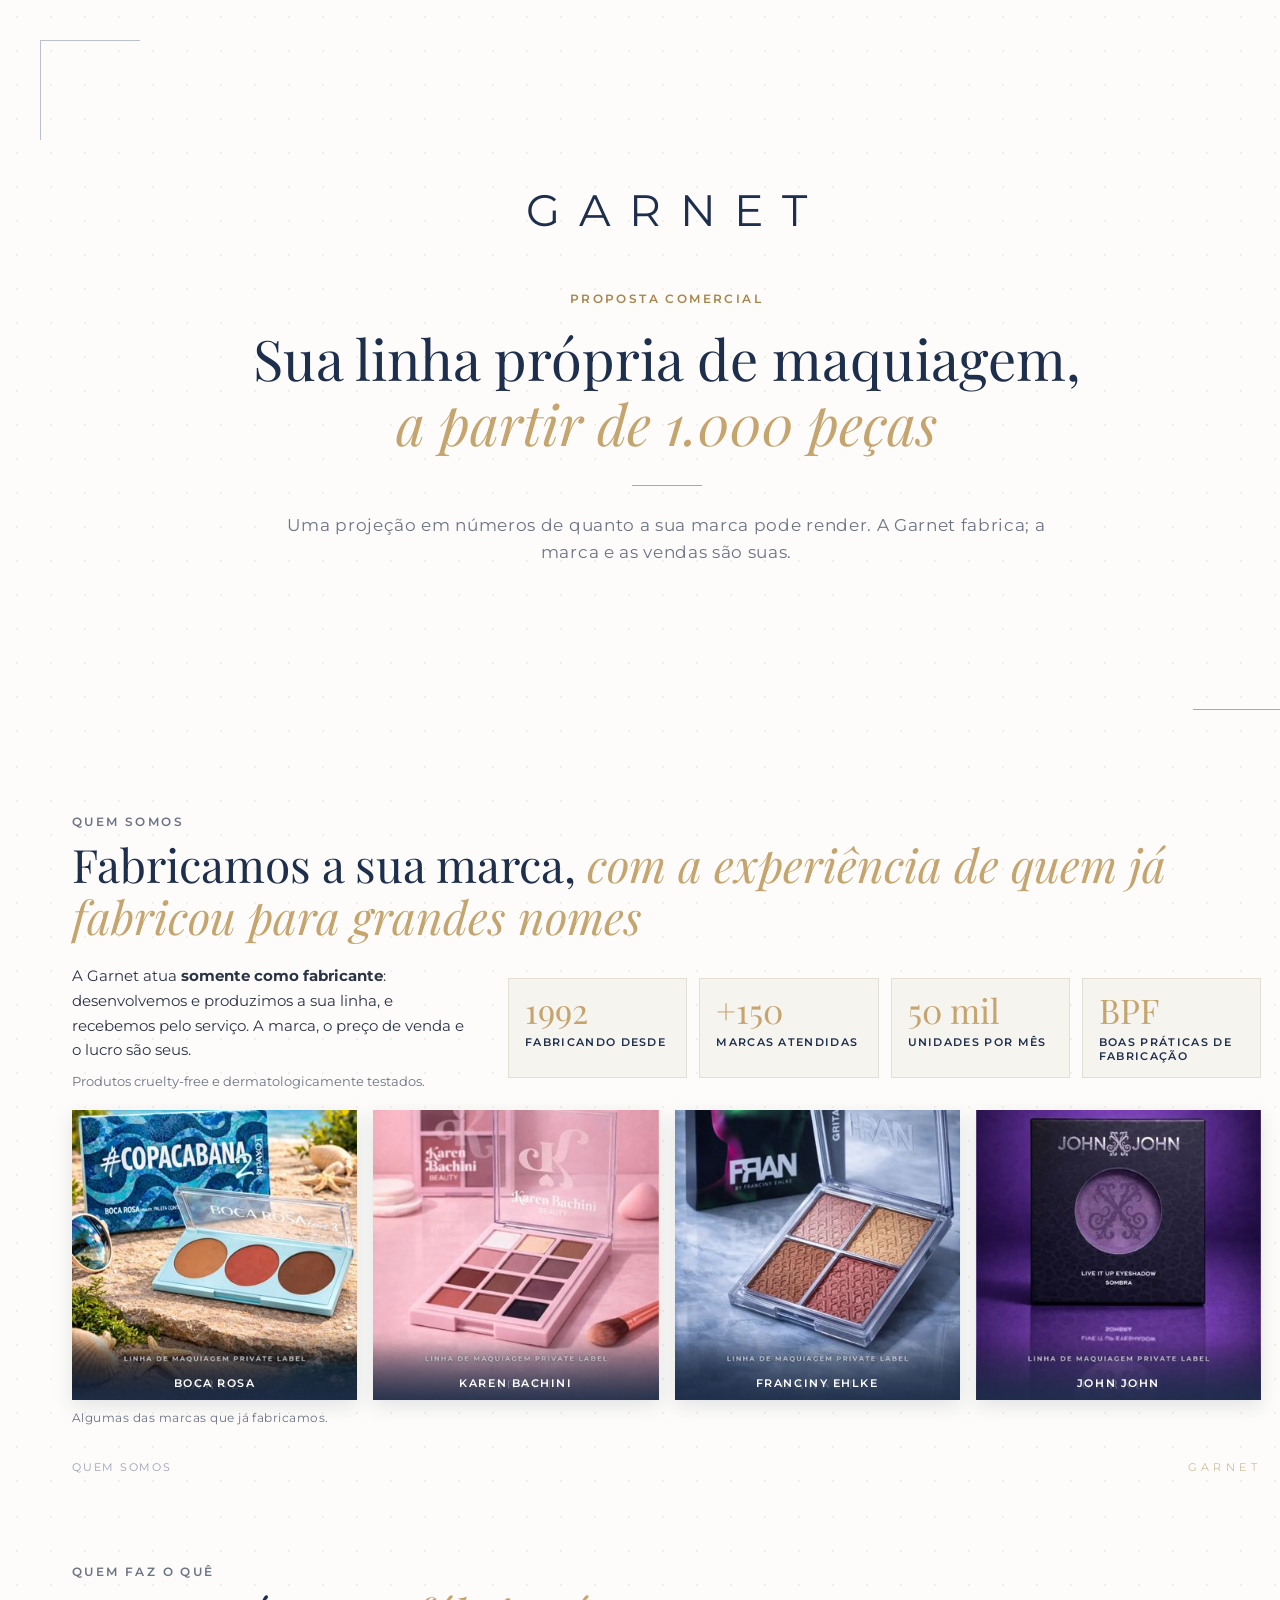
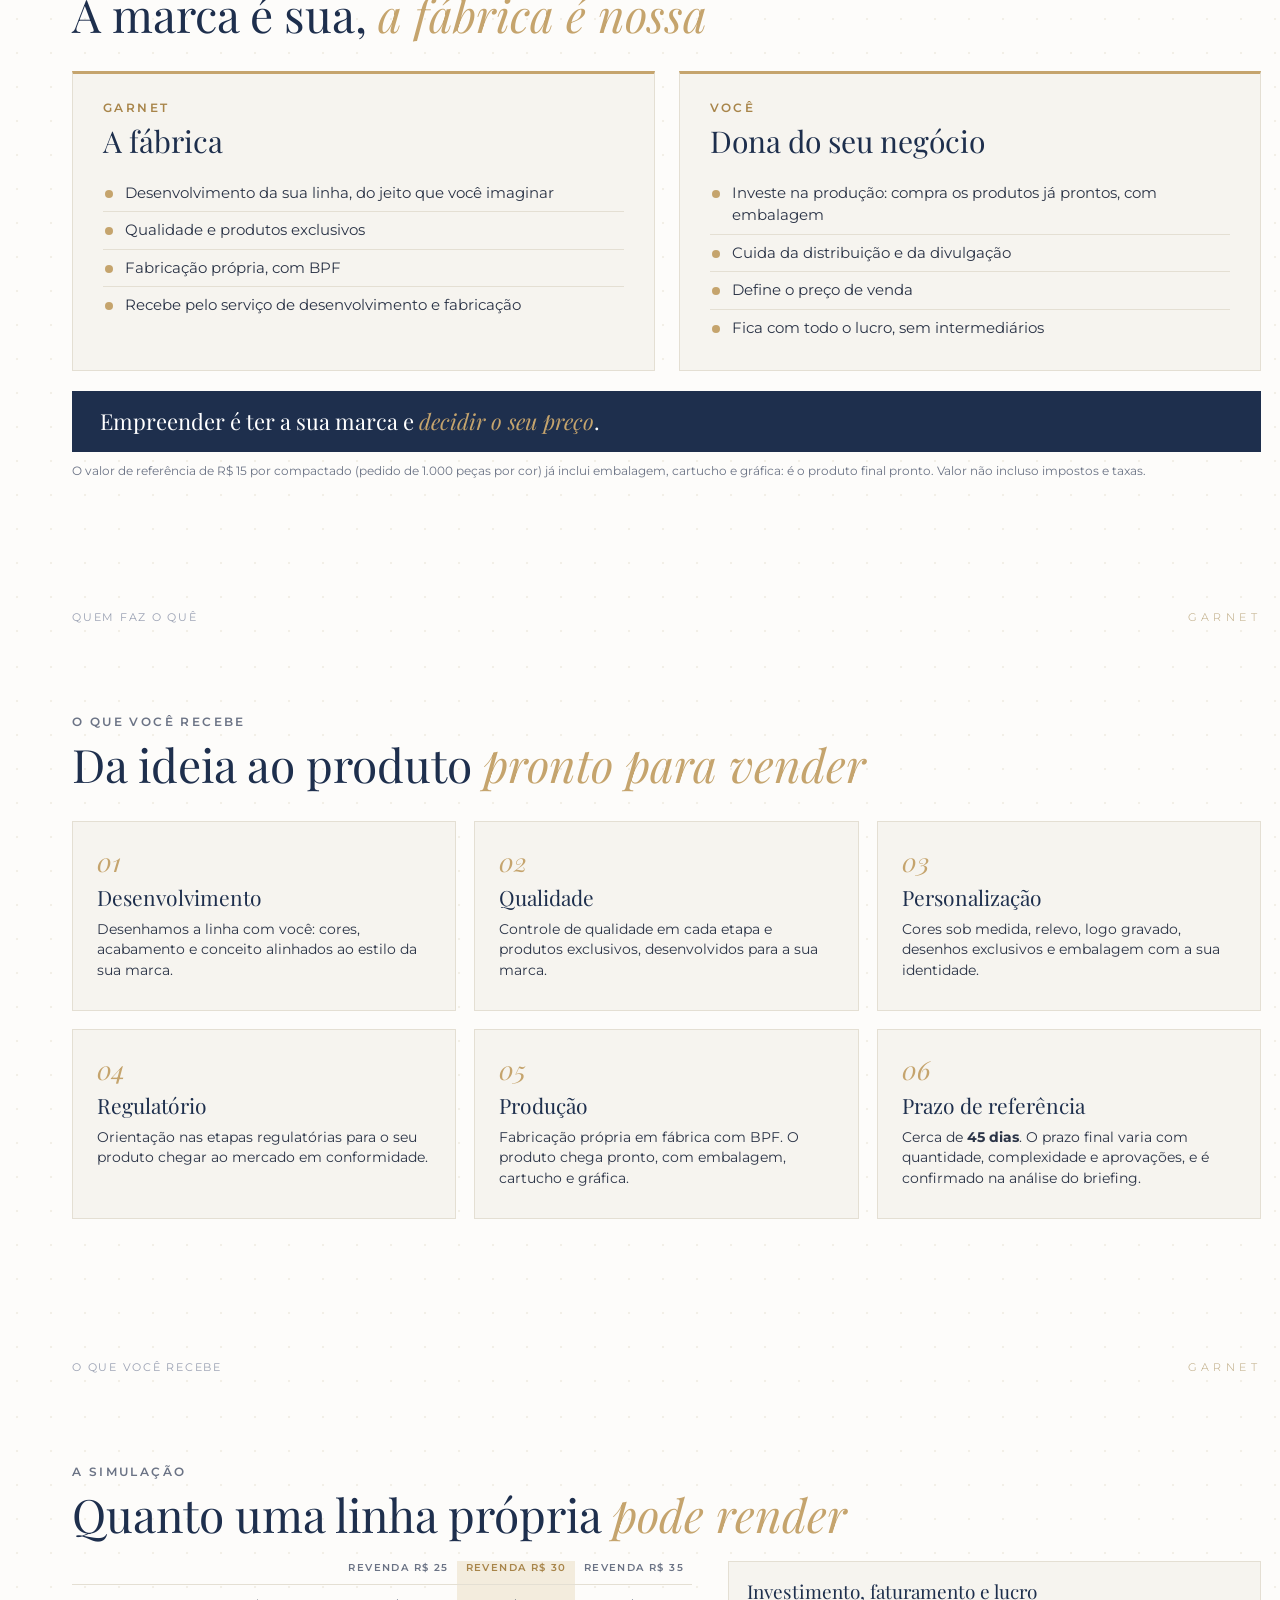
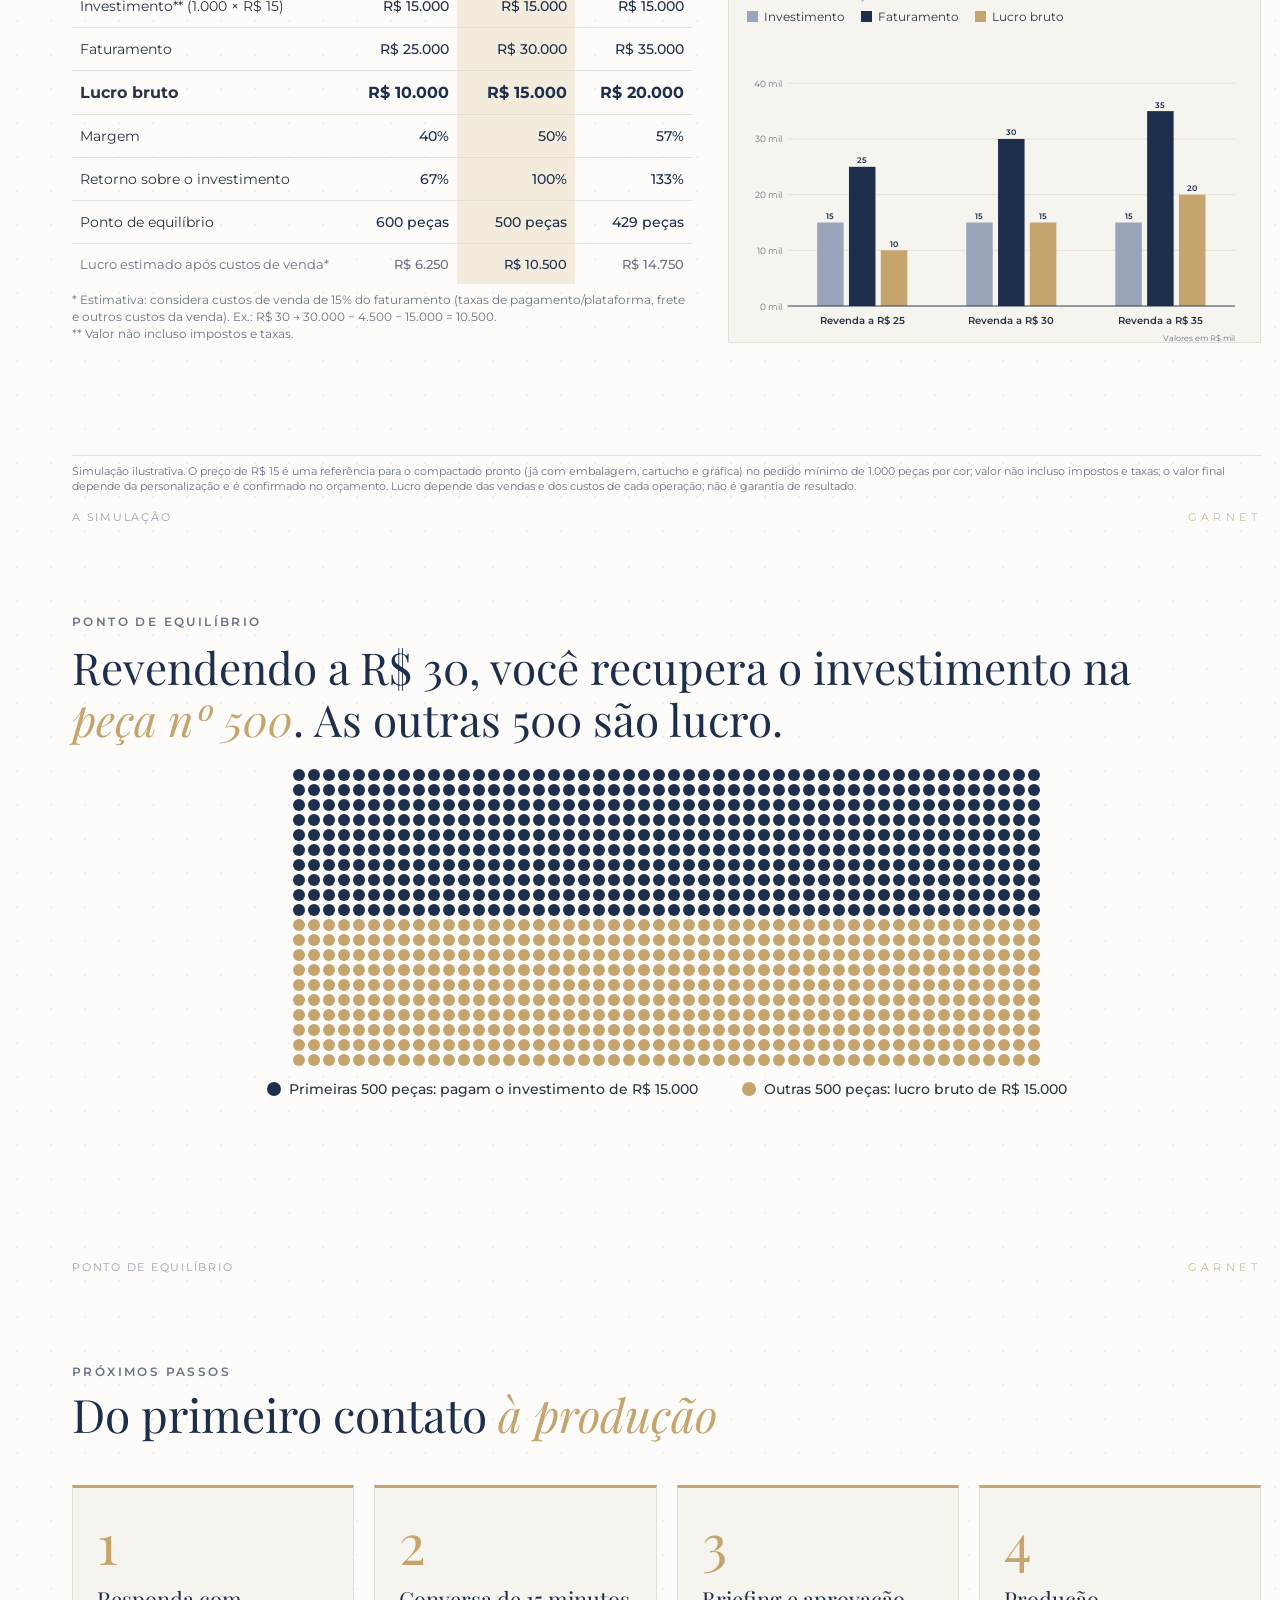
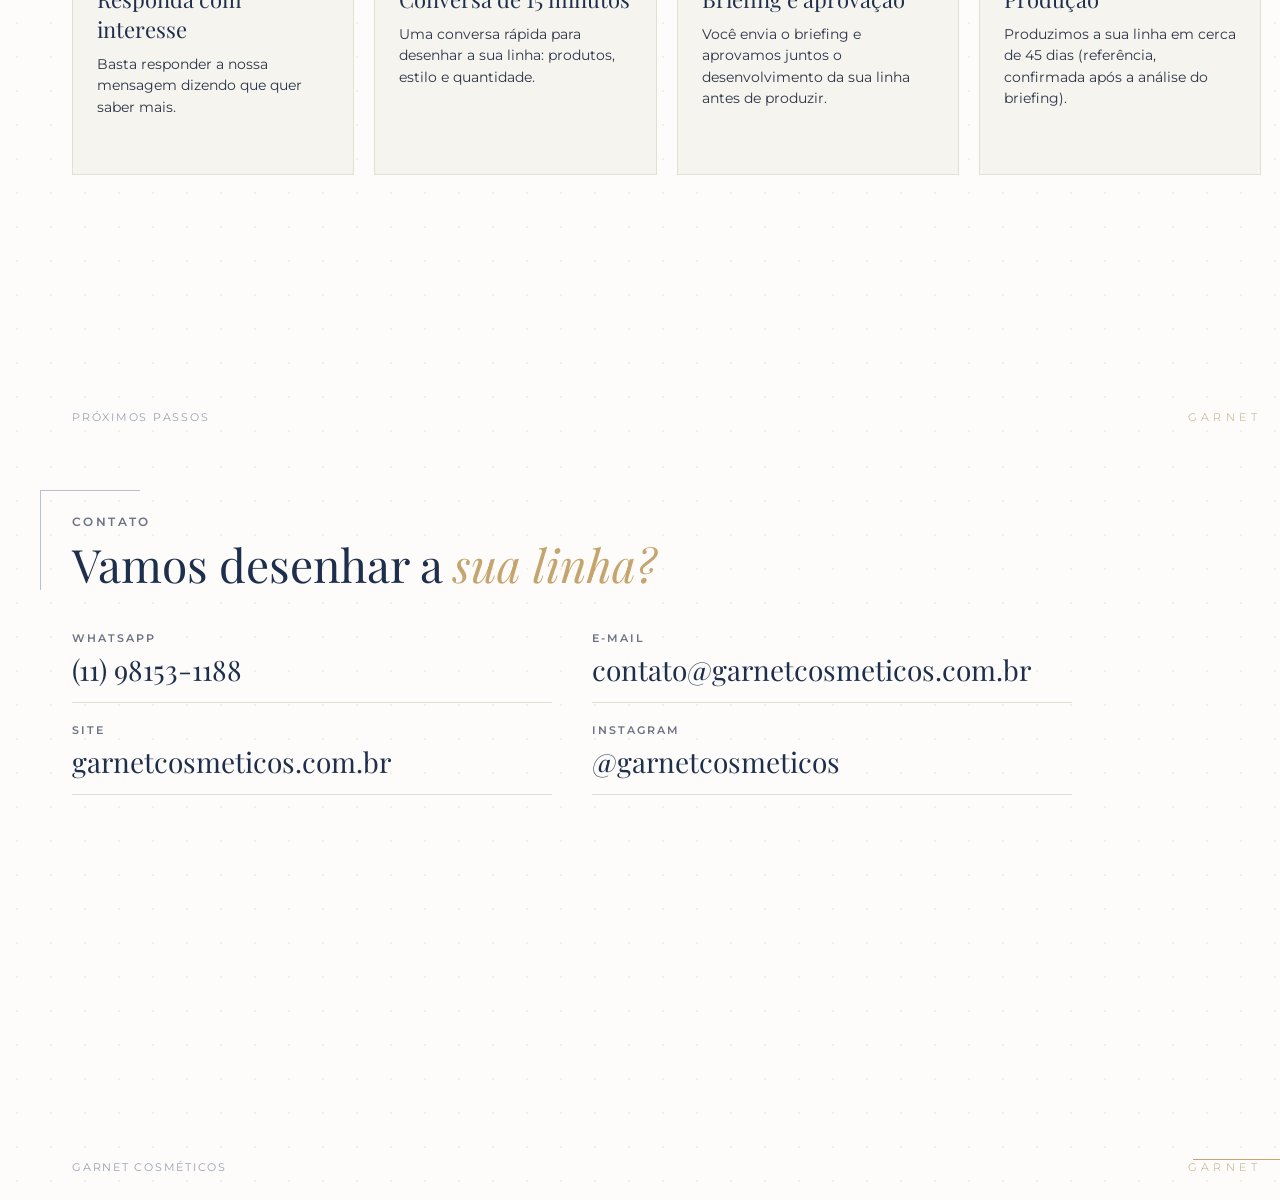
<file: scripts/pdf/proposta.html>
<!doctype html>
<html lang="pt-BR">
<head>
<meta charset="utf-8">
<title>Proposta Comercial | Garnet Cosméticos</title>
<!--
PROPOSTA COMERCIAL COM PROJEÇÃO DE LUCRO (Garnet) - 8 páginas 16:9, 1333x750 px.
Gerar o PDF (a partir da raiz do repositório):
  Genérica:      node scripts/pdf/render.mjs scripts/pdf/proposta.html saida.pdf
  Personalizada: node scripts/pdf/render.mjs scripts/pdf/proposta.html saida.pdf dados.json
  Atalho:        scripts/pdf/proposta.sh saida.pdf [dados.json]
dados.json (todos os campos opcionais), lido como window.DADOS:
  {"nome":"Belle","seguidores":400000,"publico":"influenciadora",
   "quantidade":1000,"preco_referencia_compacto":15,"revenda_cenarios":[25,30,35],"custos_venda_pct":0.15}
Os números da simulação são calculados no navegador a partir de window.DADOS (padrões = ai_config).
Não colocar dados pessoais de leads em arquivos: o dados.json de cada lead é temporário e fica fora do repositório.
-->
<style>
@import url('https://fonts.googleapis.com/css2?family=Montserrat:wght@300;400;500;600;700&family=Playfair+Display:ital,wght@0,400;0,500;0,600;1,400;1,500&display=swap');
:root{--azul:#1E2F4D;--ouro:#C5A46D;--ouro-esc:#A8854A;--bg:#FDFCFA;--card:#F6F4EF;--txt:#2B3447;--mut:#6B7385;--linha:#E4DFD3}
*{box-sizing:border-box;margin:0;padding:0}
@page{size:1333px 750px;margin:0}
html,body{background:#fff;-webkit-print-color-adjust:exact;print-color-adjust:exact}
body{font-family:'Montserrat',sans-serif;color:var(--txt)}
.pagina{position:relative;width:1333px;height:750px;overflow:hidden;background:var(--bg);page-break-after:always;break-after:page;padding:64px 72px}
.pagina:last-child{page-break-after:auto;break-after:auto}
.pagina::before{content:"";position:absolute;inset:0;background-image:radial-gradient(circle,#E9E4D8 1.2px,transparent 1.6px);background-size:34px 34px;opacity:.55}
.pagina>*{position:relative}
.eyebrow{font-size:12px;font-weight:600;letter-spacing:.2em;text-transform:uppercase;color:var(--mut)}
h1,h2,h3,.serif{font-family:'Playfair Display',serif;font-weight:400;color:var(--azul)}
h2{font-size:46px;line-height:1.12;margin-top:10px}
.pagina h2 em{display:inline}
em{font-style:italic;color:var(--ouro)}
.rod{position:absolute!important;left:72px;right:72px;bottom:26px;display:flex;justify-content:space-between;align-items:center;font-size:11px;letter-spacing:.16em;color:#9aa1b3;text-transform:uppercase}
.rod b{font-family:'Montserrat';font-weight:300;letter-spacing:.4em;color:#b9a47a}
.cantoE,.cantoD{position:absolute!important;width:100px;height:100px;border:1px solid #b9c0cf}
.cantoE{left:40px;top:40px;border-right:0;border-bottom:0}
.cantoD{right:40px;bottom:40px;border-left:0;border-top:0;border-color:var(--ouro)}
/* capa */
.capa{text-align:center;display:flex;flex-direction:column;align-items:center;justify-content:center}
.logo{font-size:44px;letter-spacing:.42em;font-weight:400;color:var(--azul);padding-left:.42em}
.capa .eyebrow{margin-top:54px;color:var(--ouro-esc)}
.capa h1 em{white-space:nowrap}
.capa h1{font-size:56px;line-height:1.15;margin-top:20px;max-width:1100px}
.capa p.sub{margin-top:26px;font-size:17px;letter-spacing:.04em;color:var(--mut);max-width:760px;line-height:1.6}
.capa .fio{width:70px;height:1px;background:var(--ouro);margin-top:30px}
/* quem somos */
.qs{margin-top:22px}
.topo{display:grid;grid-template-columns:400px 1fr;gap:36px;align-items:center}
.nums{display:grid;grid-template-columns:repeat(4,1fr);gap:12px}
.num{background:var(--card);border:1px solid var(--linha);padding:14px 16px}
.num .v{font-family:'Playfair Display';font-size:34px;color:var(--ouro);line-height:1}
.num .l{margin-top:8px;font-size:11px;font-weight:600;letter-spacing:.12em;text-transform:uppercase;color:var(--azul)}
.qs p{font-size:15px;line-height:1.65;color:var(--txt)}
.fotos{display:grid;grid-template-columns:repeat(4,1fr);gap:16px;margin-top:18px}
.foto{position:relative;height:290px;background:var(--card);overflow:hidden;box-shadow:0 6px 18px rgba(30,47,77,.12)}
.foto img{width:100%;height:100%;object-fit:cover;display:block}
.foto span{position:absolute;left:0;right:0;bottom:0;background:linear-gradient(transparent,rgba(30,47,77,.88));color:#fff;font-size:11px;font-weight:600;letter-spacing:.14em;text-transform:uppercase;padding:34px 10px 10px;text-align:center}
.marcas{margin-top:10px;font-size:12px;color:var(--mut);letter-spacing:.04em}
/* receber */
.grid6{display:grid;grid-template-columns:repeat(3,1fr);gap:18px;margin-top:30px}
.it{background:var(--card);border:1px solid var(--linha);padding:22px 24px;height:190px}
.it .n{font-family:'Playfair Display';font-style:italic;color:var(--ouro);font-size:26px}
.it h3{font-size:21px;margin:4px 0 8px}
.it p{font-size:13.5px;line-height:1.55;color:var(--txt)}
/* quem faz o quê */
.qfq{display:grid;grid-template-columns:1fr 1fr;gap:24px;margin-top:30px}
.qc{background:var(--card);border:1px solid var(--linha);border-top:3px solid var(--ouro);padding:26px 30px;height:300px}
.qc .k{font-size:12px;font-weight:600;letter-spacing:.2em;text-transform:uppercase;color:var(--ouro-esc)}
.qc h3{font-size:30px;margin:6px 0 14px}
.qc ul{list-style:none}
.qc li{font-size:15px;line-height:1.5;padding:7px 0 7px 22px;position:relative;border-top:1px solid var(--linha)}
.qc li:first-child{border-top:0}
.qc li::before{content:"";position:absolute;left:2px;top:15px;width:8px;height:8px;border-radius:50%;background:var(--ouro)}
.qbar{margin-top:20px;background:var(--azul);color:#fff;padding:16px 28px;font-family:'Playfair Display';font-size:22px;line-height:1.35}
.qbar em{color:var(--ouro)}
.qnota{margin-top:10px;font-size:12px;color:var(--mut);line-height:1.5}
/* simulação */
.sim{display:grid;grid-template-columns:620px 1fr;gap:36px;margin-top:20px}
table{width:100%;border-collapse:collapse;font-size:14px}
th{white-space:nowrap;font-size:10px;letter-spacing:.14em;text-transform:uppercase;color:var(--mut);font-weight:600;padding:0 8px 10px;text-align:right}
th:first-child{text-align:left}
td{padding:12px 8px;border-top:1px solid var(--linha);text-align:right;color:var(--azul);font-weight:500}
td:first-child{text-align:left;font-weight:400;color:var(--txt)}
th.dest,td.dest{background:#F3ECDD}
th.dest{color:var(--ouro-esc)}
tr.lucro td{font-weight:700;font-size:16px}
tr.est td{font-size:13px;color:var(--mut)}
tr.est td.dest{color:var(--azul)}
.hint{font-size:11.5px;color:var(--mut);margin-top:8px;line-height:1.5}
.chartbox{min-width:0;background:var(--card);border:1px solid var(--linha);padding:16px 18px}
.chartbox h3{font-size:19px;margin-bottom:2px}
.leg{display:flex;gap:16px;font-size:11.5px;color:var(--txt);margin:6px 0}
.leg i{display:inline-block;width:11px;height:11px;margin-right:6px;vertical-align:-1px}
.aviso{position:absolute!important;left:72px;right:72px;bottom:56px;font-size:10.5px;line-height:1.45;color:var(--mut);border-top:1px solid var(--linha);padding-top:8px}
/* equilíbrio */
.destaque{font-family:'Playfair Display';font-size:44px;line-height:1.18;color:var(--azul);margin-top:12px;max-width:1150px}
.pontos{display:grid;grid-template-columns:repeat(50,12px);grid-auto-rows:12px;gap:3px;margin-top:24px;justify-content:center}
.pontos i{display:block;border-radius:50%;background:var(--azul)}
.pontos i.l{background:var(--ouro)}
.lg2{display:flex;gap:44px;justify-content:center;margin-top:14px;font-size:14px;font-weight:500}
.lg2 i{display:inline-block;width:14px;height:14px;border-radius:50%;margin-right:8px;vertical-align:-2px}
.meta{text-align:center;margin-top:10px;font-size:12.5px;color:var(--mut)}
.seg{margin:24px auto 0;background:var(--azul);color:#fff;padding:20px 28px;font-family:'Playfair Display';font-size:25px;line-height:1.35;max-width:1000px}
.seg em{color:var(--ouro)}
/* passos */
.passos{display:grid;grid-template-columns:repeat(4,1fr);gap:20px;margin-top:44px}
.passo{background:var(--card);border:1px solid var(--linha);border-top:3px solid var(--ouro);padding:26px 24px;height:290px}
.passo .n{font-family:'Playfair Display';font-size:56px;color:var(--ouro);line-height:1}
.passo h3{font-size:22px;margin:14px 0 10px}
.passo p{font-size:13.5px;line-height:1.6}
/* contato */
.contato{display:grid;grid-template-columns:1fr 1fr;gap:20px 40px;margin-top:40px;max-width:1000px}
.ct{border-bottom:1px solid var(--linha);padding-bottom:14px}
.ct .k{font-size:11px;letter-spacing:.18em;text-transform:uppercase;color:var(--mut);font-weight:600}
.ct .v{font-family:'Playfair Display';font-size:28px;color:var(--azul);margin-top:6px}
</style>
</head>
<body>

<!-- 1 CAPA -->
<section class="pagina capa">
  <div class="cantoE"></div><div class="cantoD"></div>
  <div class="logo">GARNET</div>
  <div class="eyebrow" id="capa-eb">Proposta comercial</div>
  <h1 id="capa-h1">Sua linha própria de maquiagem,<br><em>a partir de 1.000 peças por cor</em></h1>
  <div class="fio"></div>
  <p class="sub">Uma projeção em números de quanto a sua marca pode render. A Garnet fabrica; a marca e as vendas são suas.</p>
</section>

<!-- 2 QUEM SOMOS -->
<section class="pagina">
  <div class="eyebrow">Quem somos</div>
  <h2>Fabricamos a sua marca, <em>com a experiência de quem já fabricou para grandes nomes</em></h2>
  <div class="qs">
    <div class="topo">
      <div>
        <p>A Garnet atua <b>somente como fabricante</b>: desenvolvemos e produzimos a sua linha, e recebemos pelo serviço. A marca, o preço de venda e o lucro são seus.</p>
        <p style="margin-top:8px;font-size:13px;color:var(--mut)">Produtos cruelty-free e dermatologicamente testados.</p>
      </div>
      <div class="nums">
        <div class="num"><div class="v">1992</div><div class="l">Fabricando desde</div></div>
        <div class="num"><div class="v">+150</div><div class="l">Marcas atendidas</div></div>
        <div class="num"><div class="v">50 mil</div><div class="l">Unidades por mês</div></div>
        <div class="num"><div class="v">BPF</div><div class="l">Boas Práticas de Fabricação</div></div>
      </div>
    </div>
    <div class="fotos">
        <div class="foto"><img src="[data-uri]" alt=""><span>Boca Rosa</span></div>
        <div class="foto"><img src="[data-uri]" alt=""><span>Karen Bachini</span></div>
        <div class="foto"><img src="[data-uri]" alt=""><span>Franciny Ehlke</span></div>
        <div class="foto"><img src="[data-uri]" alt=""><span>John John</span></div>
    </div>
    <div class="marcas">Algumas das marcas que já fabricamos.</div>
  </div>
  <div class="rod"><span>Quem somos</span><b>GARNET</b></div>
</section>

<!-- 3 QUEM FAZ O QUÊ -->
<section class="pagina">
  <div class="eyebrow">Quem faz o quê</div>
  <h2>A marca é sua, <em>a fábrica é nossa</em></h2>
  <div class="qfq">
    <div class="qc">
      <div class="k">Garnet</div><h3>A fábrica</h3>
      <ul>
        <li>Desenvolvimento da sua linha, do jeito que você imaginar</li>
        <li>Qualidade e produtos exclusivos</li>
        <li>Fabricação própria, com BPF</li>
        <li>Recebe pelo serviço de desenvolvimento e fabricação</li>
      </ul>
    </div>
    <div class="qc">
      <div class="k">Você</div><h3>Dona do seu negócio</h3>
      <ul>
        <li>Investe na produção: compra os produtos já prontos, com embalagem</li>
        <li>Cuida da distribuição e da divulgação</li>
        <li>Define o preço de venda</li>
        <li>Fica com todo o lucro, sem intermediários</li>
      </ul>
    </div>
  </div>
  <div class="qbar">Empreender é ter a sua marca e <em>decidir o seu preço</em>.</div>
  <div class="qnota">O valor de referência de R$ 15 por compactado (pedido de 1.000 peças por cor) já inclui embalagem, cartucho e gráfica: é o produto final pronto. Valor não incluso impostos e taxas.</div>
  <div class="rod"><span>Quem faz o quê</span><b>GARNET</b></div>
</section>

<!-- 4 O QUE VOCÊ RECEBE -->
<section class="pagina">
  <div class="eyebrow">O que você recebe</div>
  <h2>Da ideia ao produto <em>pronto para vender</em></h2>
  <div class="grid6">
    <div class="it"><div class="n">01</div><h3>Desenvolvimento</h3><p>Desenhamos a linha com você: cores, acabamento e conceito alinhados ao estilo da sua marca.</p></div>
    <div class="it"><div class="n">02</div><h3>Qualidade</h3><p>Controle de qualidade em cada etapa e produtos exclusivos, desenvolvidos para a sua marca.</p></div>
    <div class="it"><div class="n">03</div><h3>Personalização</h3><p>Cores sob medida, relevo, logo gravado, desenhos exclusivos e embalagem com a sua identidade.</p></div>
    <div class="it"><div class="n">04</div><h3>Regulatório</h3><p>Orientação nas etapas regulatórias para o seu produto chegar ao mercado em conformidade.</p></div>
    <div class="it"><div class="n">05</div><h3>Produção</h3><p>Fabricação própria em fábrica com BPF. O produto chega pronto, com embalagem, cartucho e gráfica.</p></div>
    <div class="it"><div class="n">06</div><h3>Prazo de referência</h3><p>Cerca de <b>45 dias</b>. O prazo final varia com quantidade, complexidade e aprovações, e é confirmado na análise do briefing.</p></div>
  </div>
  <div class="rod"><span>O que você recebe</span><b>GARNET</b></div>
</section>

<!-- 5 SIMULAÇÃO -->
<section class="pagina">
  <div class="eyebrow">A simulação</div>
  <h2 id="sim-h2">Quanto uma linha própria <em>pode render</em></h2>
  <div class="sim">
    <div>
      <table id="tabela"></table>
      <div class="hint" id="hint"></div>
    </div>
    <div class="chartbox">
      <h3>Investimento, faturamento e lucro</h3>
      <div class="leg"><span><i style="background:#9AA5BB"></i>Investimento</span><span><i style="background:var(--azul)"></i>Faturamento</span><span><i style="background:var(--ouro)"></i>Lucro bruto</span></div>
      <svg id="grafico" width="100%" height="auto" viewBox="0 0 560 318"></svg>
    </div>
  </div>
  <div class="aviso">Simulação ilustrativa. O preço de R$ 15 é uma referência para o compactado pronto (já com embalagem, cartucho e gráfica) no pedido mínimo de 1.000 peças por cor; valor não incluso impostos e taxas; o valor final depende da personalização e é confirmado no orçamento. Lucro depende das vendas e dos custos de cada operação; não é garantia de resultado.</div>
  <div class="rod"><span>A simulação</span><b>GARNET</b></div>
</section>

<!-- 6 PONTO DE EQUILÍBRIO -->
<section class="pagina">
  <div class="eyebrow">Ponto de equilíbrio</div>
  <div class="destaque" id="destaque"></div>
  <div class="pontos" id="pontos"></div>
  <div class="lg2"><span><i style="background:var(--azul)"></i><span id="lg-inv"></span></span><span><i style="background:var(--ouro)"></i><span id="lg-luc"></span></span></div>
  <div id="seg-wrap"></div>
  <div class="rod"><span>Ponto de equilíbrio</span><b>GARNET</b></div>
</section>

<!-- 7 PRÓXIMOS PASSOS -->
<section class="pagina">
  <div class="eyebrow">Próximos passos</div>
  <h2>Do primeiro contato <em>à produção</em></h2>
  <div class="passos">
    <div class="passo"><div class="n">1</div><h3>Responda com interesse</h3><p>Basta responder a nossa mensagem dizendo que quer saber mais.</p></div>
    <div class="passo"><div class="n">2</div><h3>Conversa de 15 minutos</h3><p>Uma conversa rápida para desenhar a sua linha: produtos, estilo e quantidade.</p></div>
    <div class="passo"><div class="n">3</div><h3>Briefing e aprovação</h3><p>Você envia o briefing e aprovamos juntos o desenvolvimento da sua linha antes de produzir.</p></div>
    <div class="passo"><div class="n">4</div><h3>Produção</h3><p>Produzimos a sua linha em cerca de 45 dias (referência, confirmada após a análise do briefing).</p></div>
  </div>
  <div class="rod"><span>Próximos passos</span><b>GARNET</b></div>
</section>

<!-- 8 CONTATO -->
<section class="pagina">
  <div class="cantoE"></div><div class="cantoD"></div>
  <div class="eyebrow">Contato</div>
  <h2>Vamos desenhar a <em>sua linha?</em></h2>
  <div class="contato">
    <div class="ct"><div class="k">WhatsApp</div><div class="v">(11) 98153-1188</div></div>
    <div class="ct"><div class="k">E-mail</div><div class="v">contato@garnetcosmeticos.com.br</div></div>
    <div class="ct"><div class="k">Site</div><div class="v">garnetcosmeticos.com.br</div></div>
    <div class="ct"><div class="k">Instagram</div><div class="v">@garnetcosmeticos</div></div>
  </div>
  <div class="rod"><span>Garnet Cosméticos</span><b>GARNET</b></div>
</section>

<script>
(function(){
  var D = window.DADOS || {};
  var num = function(v, d){ v = Number(v); return isFinite(v) && v > 0 ? v : d; };
  var qtd = num(D.quantidade, 1000);
  var preco = num(D.preco_referencia_compacto, 15);
  var cen = (Array.isArray(D.revenda_cenarios) && D.revenda_cenarios.length === 3 && D.revenda_cenarios.every(function(x){return num(x,0)>0;})) ? D.revenda_cenarios.map(Number) : [25,30,35];
  var pct = (D.custos_venda_pct != null && isFinite(Number(D.custos_venda_pct)) && Number(D.custos_venda_pct) >= 0 && Number(D.custos_venda_pct) < 1) ? Number(D.custos_venda_pct) : 0.15;
  var n0 = function(v){ return Math.round(v).toLocaleString('pt-BR'); };
  var brl = function(v){ return 'R$ ' + n0(v); };
  var pc = function(v){ return Math.round(v*100) + '%'; };
  var inv = qtd * preco;
  var S = cen.map(function(r){
    var fat = qtd*r, bruto = fat - inv, custos = fat*pct;
    return {r:r, fat:fat, bruto:bruto, margem:bruto/fat, roi:bruto/inv, eq:Math.ceil(inv/r - 1e-9), custos:custos, liq:bruto-custos};
  });
  var mid = S[1];
  var $ = function(id){ return document.getElementById(id); };
  var nome = (typeof D.nome === 'string') ? D.nome.trim() : '';
  var publico = D.publico || '';
  var seg = num(D.seguidores, 0);
  var alvo = publico === 'influenciadora' || !publico ? 'seguidores' : 'clientes';

  // capa
  if (nome) {
    $('capa-eb').textContent = 'Proposta comercial';
    $('capa-h1').innerHTML = 'Proposta para <em></em>';
    $('capa-h1').querySelector('em').textContent = nome;
  } else {
    $('capa-h1').innerHTML = 'Sua linha própria de maquiagem,<br><em>a partir de ' + n0(qtd) + ' peças</em>';
  }

  // tabela
  var th = '<tr><th></th>' + S.map(function(s,i){return '<th class="'+(i===1?'dest':'')+'">Revenda R$ '+n0(s.r)+'</th>';}).join('') + '</tr>';
  var row = function(lbl, f, cls){ return '<tr class="'+(cls||'')+'"><td>'+lbl+'</td>' + S.map(function(s,i){return '<td class="'+(i===1?'dest':'')+'">'+f(s)+'</td>';}).join('') + '</tr>'; };
  $('tabela').innerHTML = th
    + '<tr><td>Investimento** ('+n0(qtd)+' × R$ '+n0(preco)+')</td>' + S.map(function(s,i){return '<td class="'+(i===1?'dest':'')+'">'+brl(inv)+'</td>';}).join('') + '</tr>'
    + row('Faturamento', function(s){return brl(s.fat);})
    + row('Lucro bruto', function(s){return brl(s.bruto);}, 'lucro')
    + row('Margem', function(s){return pc(s.margem);})
    + row('Retorno sobre o investimento', function(s){return pc(s.roi);})
    + row('Ponto de equilíbrio', function(s){return n0(s.eq)+' peças';})
    + row('Lucro estimado após custos de venda*', function(s){return brl(s.liq);}, 'est');
  $('hint').innerHTML = '* Estimativa: considera custos de venda de ' + pc(pct) + ' do faturamento (taxas de pagamento/plataforma, frete e outros custos da venda). Ex.: R$ ' + n0(mid.r) + ' &rarr; ' + n0(mid.fat) + ' &minus; ' + n0(mid.custos) + ' &minus; ' + n0(inv) + ' = ' + n0(mid.liq) + '.<br>** Valor não incluso impostos e taxas.';

  // gráfico SVG
  var W=560,H=318,pl=46,pb=44,pt=22,pr=8, ch=H-pb-pt, cw=W-pl-pr;
  var max = Math.max.apply(null, S.map(function(s){return Math.max(inv,s.fat,s.bruto);}));
  var step = max<=40000 ? 10000 : Math.pow(10, Math.floor(Math.log10(max)));
  var top = Math.ceil(max/step)*step;
  var y = function(v){ return pt + ch - v/top*ch; };
  var svg = '';
  for (var g=0; g<=top+1e-6; g+=step) {
    svg += '<line x1="'+pl+'" x2="'+(W-pr)+'" y1="'+y(g)+'" y2="'+y(g)+'" stroke="#E4DFD3" stroke-width="1"/>';
    svg += '<text x="'+(pl-6)+'" y="'+(y(g)+4)+'" font-size="10" text-anchor="end" fill="#6B7385" font-family="Montserrat">'+(g/1000)+' mil</text>';
  }
  var gw = cw/3, bw = 30, gap = 6;
  var cores = ['#9AA5BB','#1E2F4D','#C5A46D'];
  S.forEach(function(s,i){
    var vals = [inv, s.fat, s.bruto];
    var x0 = pl + i*gw + (gw - (3*bw+2*gap))/2;
    vals.forEach(function(v,k){
      var x = x0 + k*(bw+gap);
      svg += '<rect x="'+x+'" y="'+y(v)+'" width="'+bw+'" height="'+(pt+ch-y(v))+'" fill="'+cores[k]+'"/>';
      svg += '<text x="'+(x+bw/2)+'" y="'+(y(v)-4)+'" font-size="9.5" text-anchor="middle" fill="#1E2F4D" font-weight="600" font-family="Montserrat">'+(Math.round(v/100)/10).toLocaleString('pt-BR')+'</text>';
    });
    svg += '<text x="'+(pl+i*gw+gw/2)+'" y="'+(H-pb+20)+'" font-size="11.5" text-anchor="middle" fill="#2B3447" font-weight="600" font-family="Montserrat">Revenda a R$ '+n0(s.r)+'</text>';
  });
  svg += '<line x1="'+pl+'" x2="'+(W-pr)+'" y1="'+(pt+ch)+'" y2="'+(pt+ch)+'" stroke="#1E2F4D"/>';
  svg += '<text x="'+(W-pr)+'" y="'+(H-4)+'" font-size="9" text-anchor="end" fill="#6B7385" font-family="Montserrat">Valores em R$ mil</text>';
  $('grafico').innerHTML = svg;

  // equilíbrio
  var eq = mid.eq, resto = qtd - eq;
  $('destaque').innerHTML = 'Revendendo a R$ ' + n0(mid.r) + ', você recupera o investimento na <em>peça nº ' + n0(eq) + '</em>. As outras ' + n0(resto) + ' são lucro.';
  var dots = '';
  for (var i=1;i<=qtd;i++) dots += '<i class="'+(i>eq?'l':'')+'"></i>';
  var cols = 50, rows = Math.ceil(qtd/cols);
  var pn = $('pontos'); pn.innerHTML = dots; pn.style.gridTemplateColumns = 'repeat('+cols+',12px)';
  if (rows > 20) { var sz = Math.max(4, Math.floor(300/rows)-3); pn.style.gridTemplateColumns='repeat('+cols+','+sz+'px)'; pn.style.gridAutoRows=sz+'px'; }
  $('lg-inv').textContent = 'Primeiras ' + n0(eq) + ' peças: pagam o investimento de ' + brl(inv);
  $('lg-luc').textContent = 'Outras ' + n0(resto) + ' peças: lucro bruto de ' + brl(mid.bruto);
  if (seg >= qtd) {
    var ratio = Math.round(seg/qtd);
    var fmtSeg = seg >= 1e6 ? (seg/1e6).toLocaleString('pt-BR',{maximumFractionDigits:1}) + (seg>=2e6?' milhões':' milhão')
               : seg >= 1000 ? (seg/1000).toLocaleString('pt-BR',{maximumFractionDigits:1}) + ' mil' : n0(seg);
    $('seg-wrap').innerHTML = '<div class="seg">Você tem <em></em> ' + alvo + '. Vender ' + n0(qtd) + ' peças = <em></em>.</div>';
    var ems = $('seg-wrap').querySelectorAll('em');
    ems[0].textContent = fmtSeg;
    ems[1].textContent = '1 compra a cada ' + n0(ratio) + ' ' + alvo;
  }
})();
</script>
</body>
</html>
</file>
